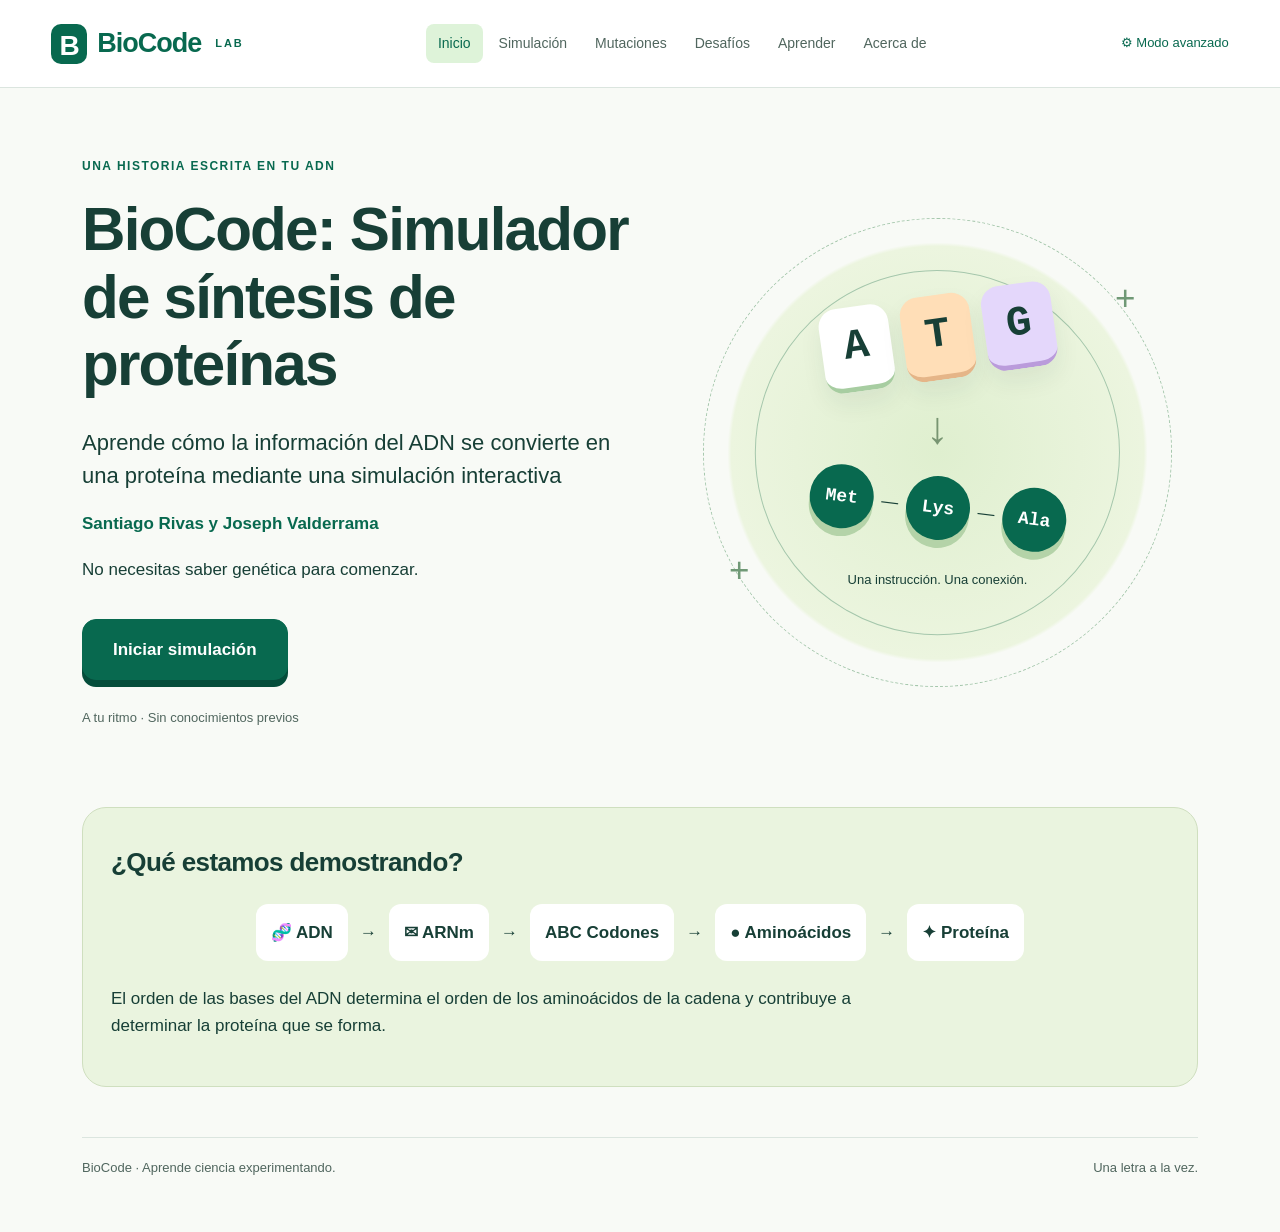
<file: index.html>
<!doctype html>
<html lang="es"><head><meta charset="UTF-8"><meta name="viewport" content="width=device-width,initial-scale=1"><meta name="description" content="Explora la síntesis proteica y las mutaciones con BioCode, un laboratorio interactivo."><title>BioCode · Laboratorio de síntesis proteica</title><link rel="icon" href="assets/icons/favicon.svg" type="image/svg+xml"><link rel="stylesheet" href="style.css"><link rel="stylesheet" href="experience.css"><script defer src="science.js"></script><script defer src="script.js"></script><script defer src="experience.js"></script><script defer src="learning.js"></script></head>
<body><a class="skip" href="#main">Saltar a la experiencia</a><header><a class="brand" href="#inicio"><span class="brand-icon">B</span> BioCode<span class="tag">LAB</span></a><nav aria-label="Secciones"><a href="#inicio">Inicio</a><a href="#simulador">Simulación</a><a href="#mutaciones">Mutaciones</a><a href="#desafio">Desafíos</a><a href="#ciencia">Aprender</a><a href="#acerca">Acerca de</a></nav><a class="advanced-link" href="#avanzado">⚙ Modo avanzado</a></header><main id="main"><div id="journey" hidden><ol aria-label="Progreso de la experiencia"><li data-stage="0"><span>1</span>ADN</li><li data-stage="1"><span>2</span>Transcripción</li><li data-stage="2"><span>3</span>ARNm</li><li data-stage="3"><span>4</span>Traducción</li><li data-stage="4"><span>5</span>Proteína</li></ol><button class="back-button secondary" id="back-step">← Anterior</button></div>
<section id="inicio" class="view" hidden><div class="welcome"><div><p class="eyebrow">UNA HISTORIA ESCRITA EN TU ADN</p><h1 tabindex="-1">BioCode: Simulador de síntesis de proteínas</h1><p class="hero-copy">Aprende cómo la información del ADN se convierte en una proteína mediante una simulación interactiva</p><p class="team-credit">Santiago Rivas y Joseph Valderrama</p><p>No necesitas saber genética para comenzar.</p><a class="button primary-action" href="#simulador">Iniciar simulación</a><p class="hint">A tu ritmo · Sin conocimientos previos</p></div><div class="welcome-art" aria-hidden="true"><span class="orbit orbit-one"></span><span class="orbit orbit-two"></span><div class="floating-codon"><b>A</b><b>T</b><b>G</b></div><div class="art-arrow">↓</div><div class="molecule"><i>Met</i><span>—</span><i>Lys</i><span>—</span><i>Ala</i></div><p>Una instrucción. Una conexión.</p><span class="art-spark spark-one">+</span><span class="art-spark spark-two">+</span></div></div>
<article class="demonstration"><h2>¿Qué estamos demostrando?</h2><div class="demo-path" aria-label="ADN a proteína"><span>🧬 ADN</span><b>→</b><span>✉ ARNm</span><b>→</b><span>ABC Codones</span><b>→</b><span>● Aminoácidos</span><b>→</b><span>✦ Proteína</span></div><p>El orden de las bases del ADN determina el orden de los aminoácidos de la cadena y contribuye a determinar la proteína que se forma.</p></article></section>
<section id="simulador" class="view" hidden><p class="eyebrow">Paso 1 de 5</p><h1 tabindex="-1">Tu ADN</h1><p class="intro">El ADN contiene la información genética. Esta es una pequeña secuencia.</p><div class="experience-card"><div class="sequence-big" id="dna-preview">ATG AAA GCT TTT TAA</div><p class="hint">Cada letra representa una base. Vamos a descubrir qué instrucciones contiene.</p><div class="choice-buttons"><button id="guide-example" class="secondary">Usar esta secuencia</button><button id="guide-edit" class="secondary">Escribir mi propia secuencia</button></div><div id="custom-dna" hidden><label for="guide-dna">Escribe tu ADN con A, T, C y G</label><textarea id="guide-dna" rows="2" spellcheck="false">ATG AAA GCT TTT TAA</textarea></div><details class="advanced-options"><summary>⚙ Opciones avanzadas</summary><label for="guide-strand">Tipo de hebra</label><select id="guide-strand"><option value="coding">Codificante · 5′ → 3′</option><option value="template">Molde · 3′ → 5′</option></select><p id="guide-strand-help" class="hint">La hebra codificante coincide con el ARNm, cambiando T por U.</p><a href="#avanzado">Abrir todas las funciones científicas →</a></details><p id="guide-dna-status" role="status"></p><button id="dna-continue" class="primary-action">Siguiente →</button></div></section>
<section id="transcripcion" class="view" hidden><p class="eyebrow">Paso 2 de 5</p><h1 tabindex="-1">Transcripción: hacemos una copia</h1><p class="intro">Del ADN al ARNm, letra por letra.</p><div class="transformation experience-card"><span class="eyebrow">ADN</span><div class="sequence-big" id="guide-dna-output"></div><div class="enzyme"><span>↓</span><b>ARN polimerasa</b><small>La enzima que hace la copia</small><span>↓</span></div><span class="eyebrow">ARNm</span><div class="sequence-big rna-copy" id="guide-rna-output"></div><div class="small-lessons"><p>El ARN usa <b>U</b> en lugar de <b>T</b>.</p><p>Cada grupo de <b>3 letras</b> del ARNm se llama <b>codón</b>.</p></div><a class="button primary-action" href="#arnm">Siguiente →</a></div></section>
<section id="arnm" class="view" hidden><p class="eyebrow">Paso 3 de 5</p><h1 tabindex="-1">ARNm: el mensaje está listo</h1><p class="intro">El ARNm lleva una copia de la información del ADN.</p><div class="experience-card"><span class="concept-icon">✉ ARNm</span><div id="messenger-sequence" class="sequence-big"></div><p>Cada grupo de tres letras es un <strong>codón</strong>.</p><p class="hint">El ribosoma leerá estos codones para unir los aminoácidos.</p><a class="button primary-action" href="#ribosoma">Siguiente →</a></div></section>
<section id="ribosoma" class="view" hidden><p class="eyebrow">Paso 4 de 5</p><h1 tabindex="-1">El ribosoma</h1><p class="intro">El ribosoma lee el ARNm para fabricar la cadena. Una acción por clic.</p><div class="concept-pills"><span>🚚 ARNt: transporta aminoácidos.</span><span>● Aminoácidos: se unen para formar una proteína.</span></div><div class="guided-lab"><div class="visual-ribosome"><p class="sub-label">SUBUNIDAD MAYOR</p><div class="guide-sites"><div><b>E</b><small>Salida</small><div id="guide-site-e" class="guide-site"></div></div><div><b>P</b><small>Cadena</small><div id="guide-site-p" class="guide-site"></div></div><div><b>A</b><small>Entrada</small><div id="guide-site-a" class="guide-site"></div></div></div><div class="guide-track" id="guide-track" aria-label="ARNm en el ribosoma"></div><p class="sub-label">ARNm · SUBUNIDAD MENOR</p></div><div class="guide-controls"><p class="eyebrow" id="guide-action-count">LISTO PARA COMENZAR</p><p id="guide-action" class="action-message" role="status">Vamos a buscar la señal de inicio.</p><div class="guide-chain-area"><span class="eyebrow">TU CADENA</span><div class="chain" id="guide-chain">Todavía no hay aminoácidos.</div></div><button class="primary-action" id="guide-next">Siguiente paso →</button><button class="text-button" id="guide-restart">↺ Reiniciar traducción</button><details><summary>Ver detalle científico de esta acción</summary><p id="guide-detail"></p><a href="#avanzado">Ver anticodones y controles avanzados</a></details></div></div></section>
<section id="proteina" class="view" hidden><p class="eyebrow">Paso 5 de 5</p><h1 tabindex="-1">Tu cadena, conectada</h1><p class="intro">Observa el resultado de la traducción.</p><div class="experience-card result-celebration"><span class="result-symbol" aria-hidden="true">✦</span><h2 id="protein-title"></h2><div id="guide-protein" class="chain hero-chain"></div><p id="protein-message"></p><p class="hint">Una proteína se forma a partir de una cadena que después se pliega. Este ejemplo didáctico no representa una proteína humana específica.</p><div class="final-review"><h3>Tres preguntas para cerrar</h3><form id="final-quiz"><div id="final-questions"></div><button type="submit">Ver mi resultado</button><button type="button" id="quiz-reset" class="secondary">Volver a intentar</button><p id="quiz-feedback" role="status"></p></form></div><div class="next-question"><h3>¿Quieres ver qué ocurre si cambiamos UNA sola letra?</h3><a class="button primary-action" href="#mutaciones">Crear una mutación →</a></div></div></section>
<section id="mutaciones" class="view" hidden><p class="eyebrow">EXPERIMENTA CON MUTACIONES</p><h1 tabindex="-1">Una letra puede cambiar la historia</h1><p class="intro">Una mutación es un cambio en el ADN. Puede cambiar o no la proteína resultante.</p><div class="experience-card"><p class="eyebrow">ADN ORIGINAL · TOCA UNA LETRA</p><div id="mutation-letters" class="mutation-letters"></div><div class="base-picker"><span id="selected-base"></span><span aria-hidden="true">→</span><label for="guide-base">Cambiar por<select id="guide-base"><option>C</option><option>A</option><option>T</option><option>G</option></select></label><button id="guide-mutate">Aplicar cambio →</button></div><p id="guide-mutation-error" role="status"></p><div id="mutation-reveal" aria-live="polite"></div><button class="primary-action" id="guide-compare" disabled>Comparar resultados →</button><p class="hint">Cambia una base del ADN y observa su efecto en el ARNm, el codón y el aminoácido.</p></div></section>
<section id="resultado" class="view" hidden><p class="eyebrow">COMPARA LOS RESULTADOS</p><h1 tabindex="-1">Misma historia. Una diferencia.</h1><p class="intro">Compara la secuencia y la cadena que produjo cada versión.</p><div id="guide-comparison" class="guided-comparison"></div><p class="hint">No todas las mutaciones provocan enfermedad. Su efecto depende del cambio y de su contexto.</p><div class="choice-buttons"><a class="button primary-action" href="#desafio">Ponerme a prueba →</a><a href="#mutaciones" class="button secondary">Probar otro cambio</a><a href="#simulador" class="button secondary">Explorar otro ADN</a></div></section>
<section id="desafio" class="view" hidden><article class="experience-card mini-challenge"><p class="eyebrow">MINI DESAFÍO · PUEDES REINTENTAR</p><h2>Completa la cadena complementaria</h2><p>Empareja cada letra del ADN con su base complementaria.</p><div class="sequence-big">A T G C C A</div><p class="hint">Escribe la base que va debajo de cada letra. Las dos hebras se alinean en sentidos opuestos.</p><form id="complement-form"><div id="complement-inputs" class="complement-inputs"></div><button type="submit">Comprobar cadena</button><button type="button" id="complement-reset" class="secondary">Intentar de nuevo</button><p id="complement-feedback" role="status"></p></form></article><div class="section-heading"><div><p class="eyebrow">PONTE A PRUEBA</p><h2>Modo desafío</h2><p>Cinco retos. Una respuesta por reto. Las soluciones aparecen después de contestar.</p></div><span id="score" class="pill">0 / 5 aciertos</span></div><article class="panel"><p id="challenge-number" class="eyebrow"></p><h3 id="question"></h3><div id="answers" class="answers"></div><div class="buttons"><button id="check">Comprobar respuesta</button><button id="new-challenge" class="secondary" disabled>Nuevo desafío →</button></div><p id="challenge-feedback" role="status"></p><div id="challenge-summary"></div></article></section>

<section id="ciencia" class="view" hidden><p class="eyebrow">A TU RITMO</p><h1 tabindex="-1">Pequeñas ideas. Grandes descubrimientos.</h1><p class="intro">Explora una pregunta a la vez.</p><div class="learn-grid"><article class="learn-card"><span class="concept-icon">ADN</span><h2>¿Qué es ADN?</h2><p>Es una molécula que guarda instrucciones para las células. Aquí exploramos un pequeño fragmento.</p><details><summary>Ver más<span class="sr-only"> sobre ¿Qué es ADN?</span></summary><p>Sus bases son A, T, C y G. Para producir ARN se lee una hebra molde; la hebra codificante coincide con el ARN, cambiando T por U.</p></details></article><article class="learn-card"><span class="concept-icon">ARNm</span><h2>¿Qué es ARNm?</h2><p>Es una copia de información del ADN que puede leer el ribosoma. Usa U en lugar de T.</p><details><summary>Ver más<span class="sr-only"> sobre ¿Qué es ARNm?</span></summary><p>La ARN polimerasa lee la hebra molde de ADN en dirección 3′ → 5′ y sintetiza ARN 5′ → 3′. En eucariotas, el pre-ARNm se procesa antes de salir del núcleo.</p></details></article><article class="learn-card"><span class="concept-icon">ABC</span><h2>¿Qué es un codón?</h2><p>Es un grupo de tres letras del ARNm. Indica un aminoácido o una señal para detenerse.</p><details><summary>Ver más<span class="sr-only"> sobre ¿Qué es un codón?</span></summary><p>El código estándar tiene 64 codones. AUG codifica Metionina y actúa como inicio en este modelo; UAA, UAG y UGA son señales STOP. El marco se fija desde el primer AUG.</p></details></article><article class="learn-card"><span class="concept-icon">ARNt</span><h2>¿Qué es ARNt?</h2><p>Es la molécula que lleva un aminoácido al ribosoma. Su anticodón reconoce el codón correspondiente.</p><details><summary>Ver más<span class="sr-only"> sobre ¿Qué es ARNt?</span></summary><p>El anticodón se aparea de forma antiparalela: 5′-AUG-3′ con 3′-UAC-5′. Mostramos complementariedad ideal, sin wobble ni bases modificadas. No hay ARNt para STOP.</p></details></article><article class="learn-card"><span class="concept-icon">E P A</span><h2>¿Qué hace el ribosoma?</h2><p>Lee el ARNm y une aminoácidos para formar una cadena. Esa cadena después puede plegarse.</p><details><summary>Ver más<span class="sr-only"> sobre ¿Qué hace el ribosoma?</span></summary><p>El ARNt iniciador entra en P. Los siguientes entran en A; tras el enlace peptídico, la cadena queda en A. Al avanzar, A pasa a P y P a E. En STOP actúa un factor de liberación.</p></details></article><article class="learn-card"><span class="concept-icon">A → C</span><h2>¿Qué es una mutación?</h2><p>Es un cambio en la secuencia genética. A veces cambia la cadena producida; otras veces no.</p><details><summary>Ver más<span class="sr-only"> sobre ¿Qué es una mutación?</span></summary><p>Una sustitución puede ser silenciosa, missense o nonsense. También puede alterar el inicio o STOP. En el recorrido cambiamos el ADN y observamos su efecto en el ARNm. El modo avanzado también permite editar directamente el ARNm. No todas las mutaciones causan enfermedad.</p></details></article></div><a class="button secondary" href="#avanzado">Explorar el código genético y los detalles científicos →</a></section>
<section id="acerca" class="view" hidden><h2>Acerca de BioCode</h2><p>BioCode es un simulador educativo desarrollado para facilitar la comprensión de la síntesis de proteínas y los efectos de las mutaciones genéticas mediante una experiencia visual e interactiva.</p><p><strong>Santiago Rivas · Joseph Valderrama</strong><br>I.E. N.° 1146 República del Paraguay</p></section>
<section id="avanzado" class="view" hidden><div class="advanced-banner"><div><p class="eyebrow">MODO AVANZADO</p><h1 tabindex="-1">Explora todos los detalles</h1><p>Hebras, orientaciones, anticodones y controles científicos completos.</p></div><button id="advanced-to-guide" class="secondary">Usar este ARNm en el recorrido →</button></div><section id="advanced-intro"><div class="section-heading"><div><p class="eyebrow">EXPERIMENTO 01 / SÍNTESIS PROTEICA</p><h1>BioCode</h1><p>Simulador Interactivo de Síntesis Proteica y Mutaciones</p></div><span class="pill">Modelo educativo</span></div>
<div class="learning-path" aria-label="Recorrido de aprendizaje">ADN <span>→</span> ARNm <span>→</span> Ribosoma <span>→</span> Proteína <span>→</span> Mutación <span>→</span> Comparación</div><div class="workspace" id="lab-workspace"><article class="panel input-panel"><div class="panel-title"><span class="step">1</span><h2>ADN y transcripción</h2></div><label for="strand">Tipo de hebra de ADN</label><select id="strand"><option value="coding">Codificante · 5′ → 3′</option><option value="template">Molde · 3′ → 5′</option></select><p id="strand-help" class="hint">La hebra codificante coincide con el ARNm, sustituyendo T por U.</p><label for="dna">Secuencia de ADN</label><textarea id="dna" spellcheck="false" rows="3">ATG AAA GCT TTT TAA</textarea><div class="buttons"><button id="transcribe">Transcribir ↓</button><button class="secondary" id="example">Cargar ejemplo</button></div><p id="dna-status" role="status" class="feedback"></p><div class="polymerase">ADN ↓ ARN polimerasa ↓ ARNm</div><label for="rna">ARNm · 5′ → 3′ <span class="hint">También puedes editarlo</span></label><textarea id="rna" spellcheck="false" rows="3">AUG AAA GCU UUU UAA</textarea><p class="hint">La ARN polimerasa sintetiza ARN en sentido 5′ → 3′.</p><details><summary>¿Qué ocurre antes de salir del núcleo?</summary><p>En eucariotas, el pre-ARNm se procesa: se agrega una caperuza 5′, generalmente una cola poli-A en 3′, y el splicing elimina intrones y une exones. Aquí ingresamos una secuencia equivalente a la región ya procesada; no simulamos intrones ni añadimos cola poli-A a la traducción.</p></details></article>
<article class="panel ribosome-panel"><div class="panel-title"><span class="step">2</span><h2>Simulador de ribosoma</h2><span id="phase" class="pill">Preparado</span></div><div class="legend"><span class="base A">A</span> Adenina <span class="base U">U</span> Uracilo <span class="base C">C</span> Citosina <span class="base G">G</span> Guanina</div><div class="ribosome"><div class="sub-label">SUBUNIDAD MAYOR</div><div class="sites"><div><b>E</b><small>Salida</small><div id="site-e" class="site"></div></div><div><b>P</b><small>Cadena</small><div id="site-p" class="site"></div></div><div><b>A</b><small>Entrada</small><div id="site-a" class="site"></div></div></div><div class="mrna-window"><div id="moving-rna"></div></div><div class="minor">SUBUNIDAD MENOR · lectura 5′ → 3′</div></div><div id="codon-strip" class="codon-strip" aria-label="Codones de ARNm"></div><div class="progress-label"><span id="progress-label">Listo para iniciar</span><span id="progress-number">0 %</span></div><progress id="progress" value="0" max="100">0 %</progress><p id="context" role="status" class="context">Inicia la traducción para reconocer AUG y colocar el primer ARNt en P.</p><div class="buttons"><button id="start">Iniciar traducción</button><button id="next" disabled>Siguiente paso →</button><button id="reset" class="secondary">Reiniciar</button></div><div class="chain-box"><span class="eyebrow" id="chain-title">CADENA EN FORMACIÓN</span><div id="chain" class="chain">—</div></div><p class="hint">Los guiones representan enlaces peptídicos. La cadena luego se pliega; esta secuencia didáctica no representa necesariamente una proteína humana real.</p></article></div></section>
<section id="advanced-mutations"><div class="section-heading"><div><p class="eyebrow">EXPERIMENTO 02 / UNA BASE, OTRO RESULTADO</p><h2>Laboratorio de Mutaciones</h2><p>Sustituye una base del ARNm y compara la consecuencia molecular.</p></div></div><article class="panel"><div class="mutation-controls"><label>Posición (desde 1)<input id="position" type="number" min="1" value="4"></label><label>Base original<output id="original-base">A</output></label><label>Nueva base<select id="new-base"><option>C</option><option>A</option><option>U</option><option>G</option></select></label><button id="mutate">Crear mutación</button><button class="secondary" id="compare">Comparar</button></div><p class="hint">Se usa el ARNm escrito arriba. Una sustitución en ARNm representa aquí la consecuencia transcrita de un cambio puntual en ADN.</p><p id="mutation-status" role="status"></p><div id="comparison" class="comparison"></div></article></section>
<section id="advanced-science"><p class="eyebrow">COMPRENDER PARA EXPLICAR</p><h2>Aprender</h2><div class="info-grid"><article class="panel"><h3>Una lectura con dirección</h3><p>ADN almacena información. ARNm transporta una copia; el ribosoma lee tripletes llamados codones. El ARNt aporta aminoácidos mediante un anticodón antiparalelo: 5′-AUG-3′ se aparea con 3′-UAC-5′.</p><p>La iniciación usa AUG en este modelo. El ARNt iniciador entra en P; los siguientes entran en A. Tras el enlace peptídico la cadena queda en A y la translocación mueve los ARNt de A a P y de P a E.</p><p>UAA, UAG y UGA reclutan factores de liberación; STOP no es un aminoácido.</p></article><article class="panel"><h3>Alcance del simulador</h3><p>Usamos el código genético estándar. El primer AUG fija el marco de lectura; se detiene en el primer STOP de ese marco. En células reales intervienen contexto de inicio, factores y regulación.</p><p>Los anticodones muestran complementariedad ideal; no modelamos wobble, bases modificadas, energía, cinética, plegamiento ni códigos mitocondriales. Sin STOP se informa un fragmento incompleto.</p><p>Silenciosa conserva el aminoácido; missense lo cambia; nonsense genera STOP prematuro. Perder inicio o STOP se distingue expresamente.</p></article></div><details class="panel"><summary>Código genético completo · 64 codones</summary><div class="table-scroll"><table><thead><tr><th>Codón 5′ → 3′</th><th>Aminoácido</th><th>Abreviatura</th><th>Anticodón 3′ → 5′</th></tr></thead><tbody id="genetic-code"></tbody></table></div></details><article class="panel health"><h3>¿Por qué importa esto para nuestra salud?</h3><p>La radiación ultravioleta puede dañar el ADN y aumentar el riesgo de mutaciones. Una exposición no implica automáticamente una mutación perjudicial: existen mecanismos de reparación y los efectos dependen de muchos factores. Evita exposición excesiva, busca sombra y usa ropa, sombrero y protección solar adecuada. <a href="https://www.who.int/news-room/fact-sheets/detail/ultraviolet-radiation">Fuente: OMS</a>.</p><p>Algunos agentes químicos, como ciertos componentes del humo del tabaco, pueden dañar el ADN. La contaminación es una mezcla: no todo contaminante es mutagénico. Evita el humo y consulta etiquetas e información fiable sobre sustancias. <a href="https://www.cancer.gov/about-cancer/causes-prevention/risk/tobacco">Fuente: Instituto Nacional del Cáncer</a>.</p><p><strong>No todas las mutaciones producen necesariamente una enfermedad; su efecto depende del lugar y consecuencia molecular de la alteración.</strong></p></article><p class="sources">Fuentes científicas: <a href="https://www.ncbi.nlm.nih.gov/Taxonomy/Utils/wprintgc.cgi">NCBI · código estándar</a> · <a href="https://www.ncbi.nlm.nih.gov/books/NBK26829/">NCBI · del ARN a la proteína</a> · <a href="https://www.genome.gov/about-genomics/educational-resources/fact-sheets/ribonucleic-acid-fact-sheet">NHGRI · procesamiento del ARN</a></p></section></section>
<footer>BioCode · Aprende ciencia experimentando.<span>Una letra a la vez.</span></footer></main></body></html>
</file>
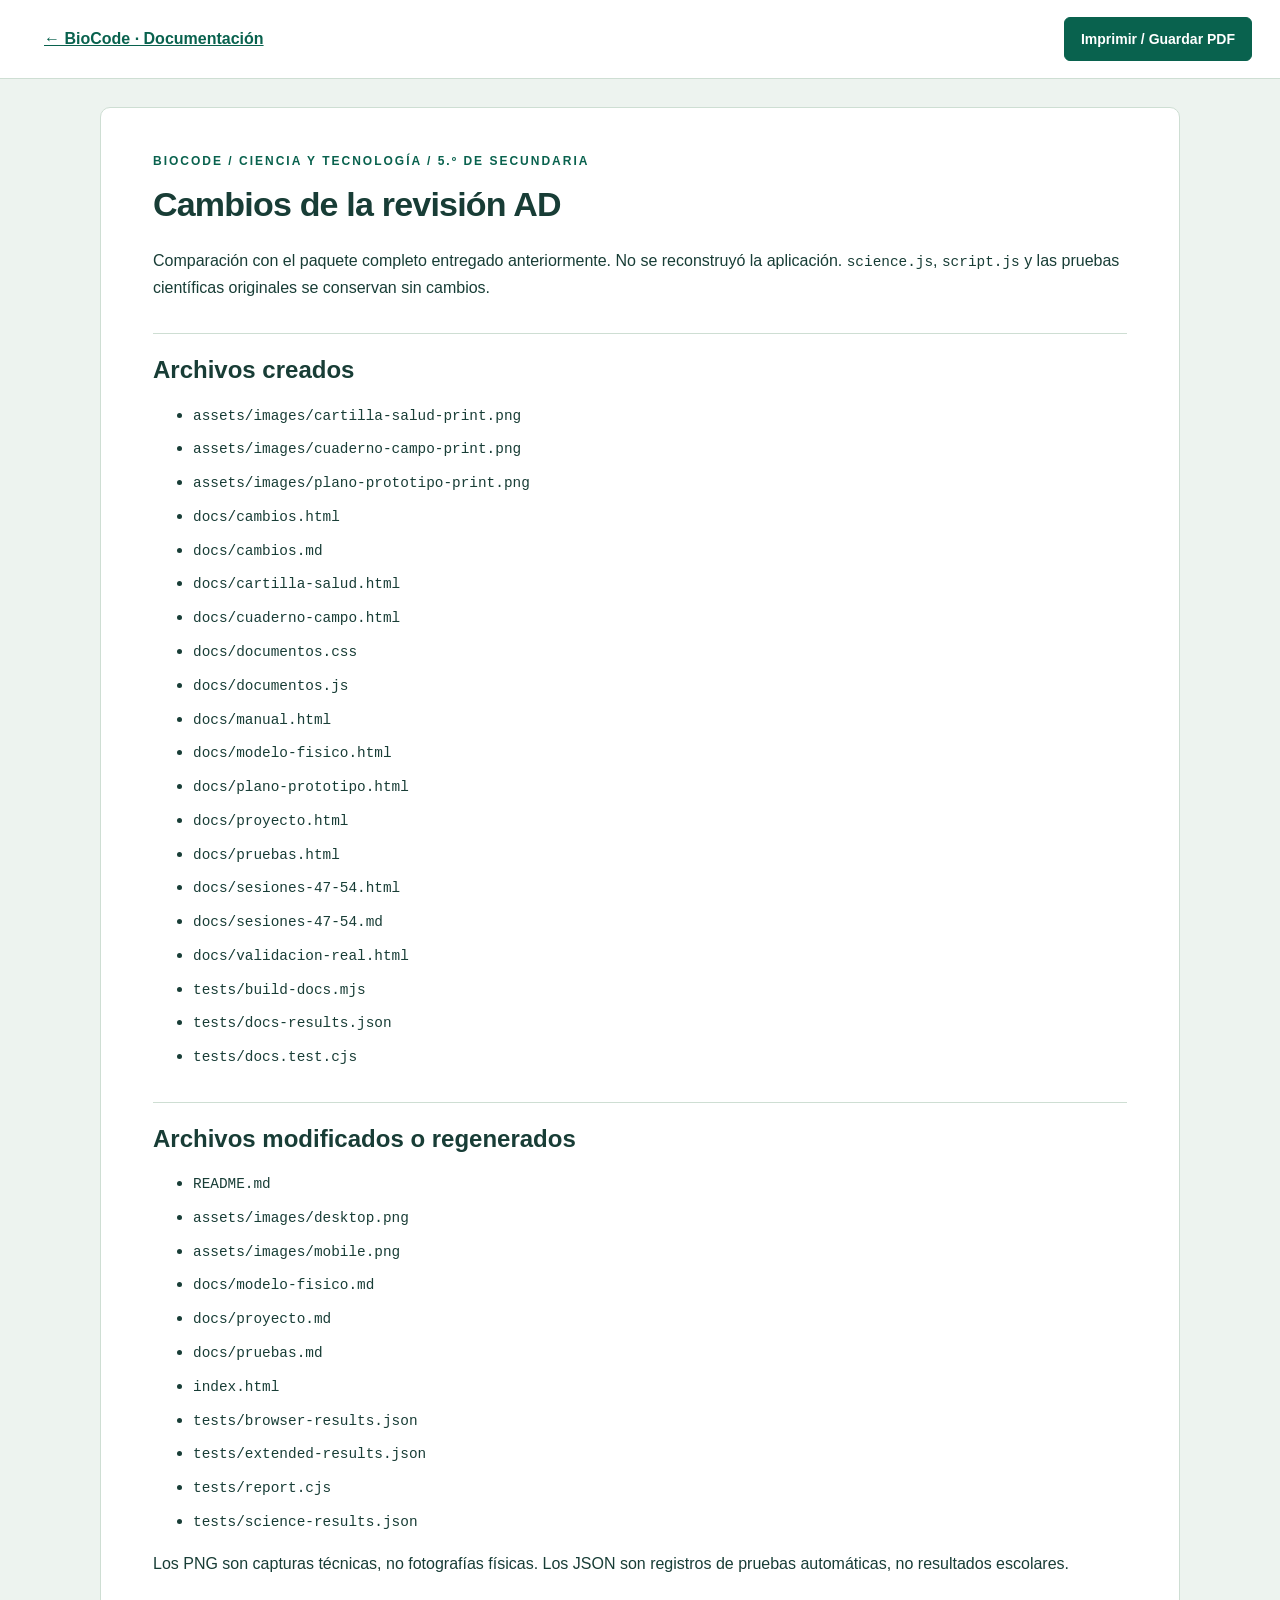
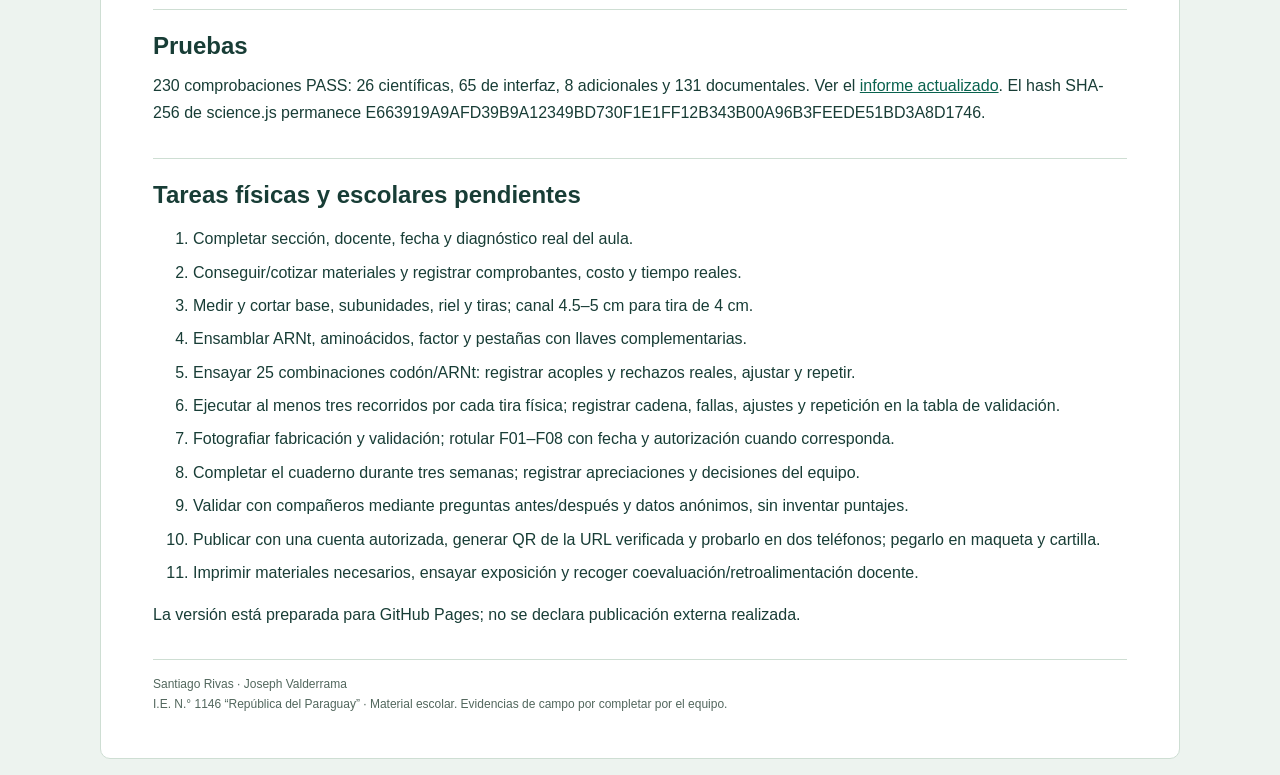
<file: docs/cambios.html>
<!doctype html><html lang="es"><head><meta charset="utf-8"><meta name="viewport" content="width=device-width,initial-scale=1"><title>Cambios de la revisión AD · BioCode</title><link rel="icon" href="../assets/icons/favicon.svg"><link rel="stylesheet" href="documentos.css"><script defer src="documentos.js"></script></head><body><div class="doc-toolbar"><a href="interno.html#documentacion">← BioCode · Documentación</a><button type="button" data-print>Imprimir / Guardar PDF</button></div><main><div class="doc-label">BioCode / Ciencia y Tecnología / 5.º de secundaria</div><h1>Cambios de la revisión AD</h1>
<p>Comparación con el paquete completo entregado anteriormente. No se reconstruyó la aplicación. <code>science.js</code>, <code>script.js</code> y las pruebas científicas originales se conservan sin cambios.</p>
<h2>Archivos creados</h2>
<ul>
<li><code>assets/images/cartilla-salud-print.png</code></li>
<li><code>assets/images/cuaderno-campo-print.png</code></li>
<li><code>assets/images/plano-prototipo-print.png</code></li>
<li><code>docs/cambios.html</code></li>
<li><code>docs/cambios.md</code></li>
<li><code>docs/cartilla-salud.html</code></li>
<li><code>docs/cuaderno-campo.html</code></li>
<li><code>docs/documentos.css</code></li>
<li><code>docs/documentos.js</code></li>
<li><code>docs/manual.html</code></li>
<li><code>docs/modelo-fisico.html</code></li>
<li><code>docs/plano-prototipo.html</code></li>
<li><code>docs/proyecto.html</code></li>
<li><code>docs/pruebas.html</code></li>
<li><code>docs/sesiones-47-54.html</code></li>
<li><code>docs/sesiones-47-54.md</code></li>
<li><code>docs/validacion-real.html</code></li>
<li><code>tests/build-docs.mjs</code></li>
<li><code>tests/docs-results.json</code></li>
<li><code>tests/docs.test.cjs</code></li>
</ul>
<h2>Archivos modificados o regenerados</h2>
<ul>
<li><code>README.md</code></li>
<li><code>assets/images/desktop.png</code></li>
<li><code>assets/images/mobile.png</code></li>
<li><code>docs/modelo-fisico.md</code></li>
<li><code>docs/proyecto.md</code></li>
<li><code>docs/pruebas.md</code></li>
<li><code>index.html</code></li>
<li><code>tests/browser-results.json</code></li>
<li><code>tests/extended-results.json</code></li>
<li><code>tests/report.cjs</code></li>
<li><code>tests/science-results.json</code></li>
</ul>
<p>Los PNG son capturas técnicas, no fotografías físicas. Los JSON son registros de pruebas automáticas, no resultados escolares.</p>
<h2>Pruebas</h2>
<p>230 comprobaciones PASS: 26 científicas, 65 de interfaz, 8 adicionales y 131 documentales. Ver el <a href="pruebas.html">informe actualizado</a>. El hash SHA-256 de science.js permanece E663919A9AFD39B9A12349BD730F1E1FF12B343B00A96B3FEEDE51BD3A8D1746.</p>
<h2>Tareas físicas y escolares pendientes</h2>
<ol>
<li>Completar sección, docente, fecha y diagnóstico real del aula.</li>
<li>Conseguir/cotizar materiales y registrar comprobantes, costo y tiempo reales.</li>
<li>Medir y cortar base, subunidades, riel y tiras; canal 4.5–5 cm para tira de 4 cm.</li>
<li>Ensamblar ARNt, aminoácidos, factor y pestañas con llaves complementarias.</li>
<li>Ensayar 25 combinaciones codón/ARNt: registrar acoples y rechazos reales, ajustar y repetir.</li>
<li>Ejecutar al menos tres recorridos por cada tira física; registrar cadena, fallas, ajustes y repetición en la tabla de validación.</li>
<li>Fotografiar fabricación y validación; rotular F01–F08 con fecha y autorización cuando corresponda.</li>
<li>Completar el cuaderno durante tres semanas; registrar apreciaciones y decisiones del equipo.</li>
<li>Validar con compañeros mediante preguntas antes/después y datos anónimos, sin inventar puntajes.</li>
<li>Publicar con una cuenta autorizada, generar QR de la URL verificada y probarlo en dos teléfonos; pegarlo en maqueta y cartilla.</li>
<li>Imprimir materiales necesarios, ensayar exposición y recoger coevaluación/retroalimentación docente.</li>
</ol>
<p>La versión está preparada para GitHub Pages; no se declara publicación externa realizada.</p>
<footer>Santiago Rivas · Joseph Valderrama<br>I.E. N.° 1146 “República del Paraguay” · Material escolar. Evidencias de campo por completar por el equipo.</footer></main></body></html>
</file>
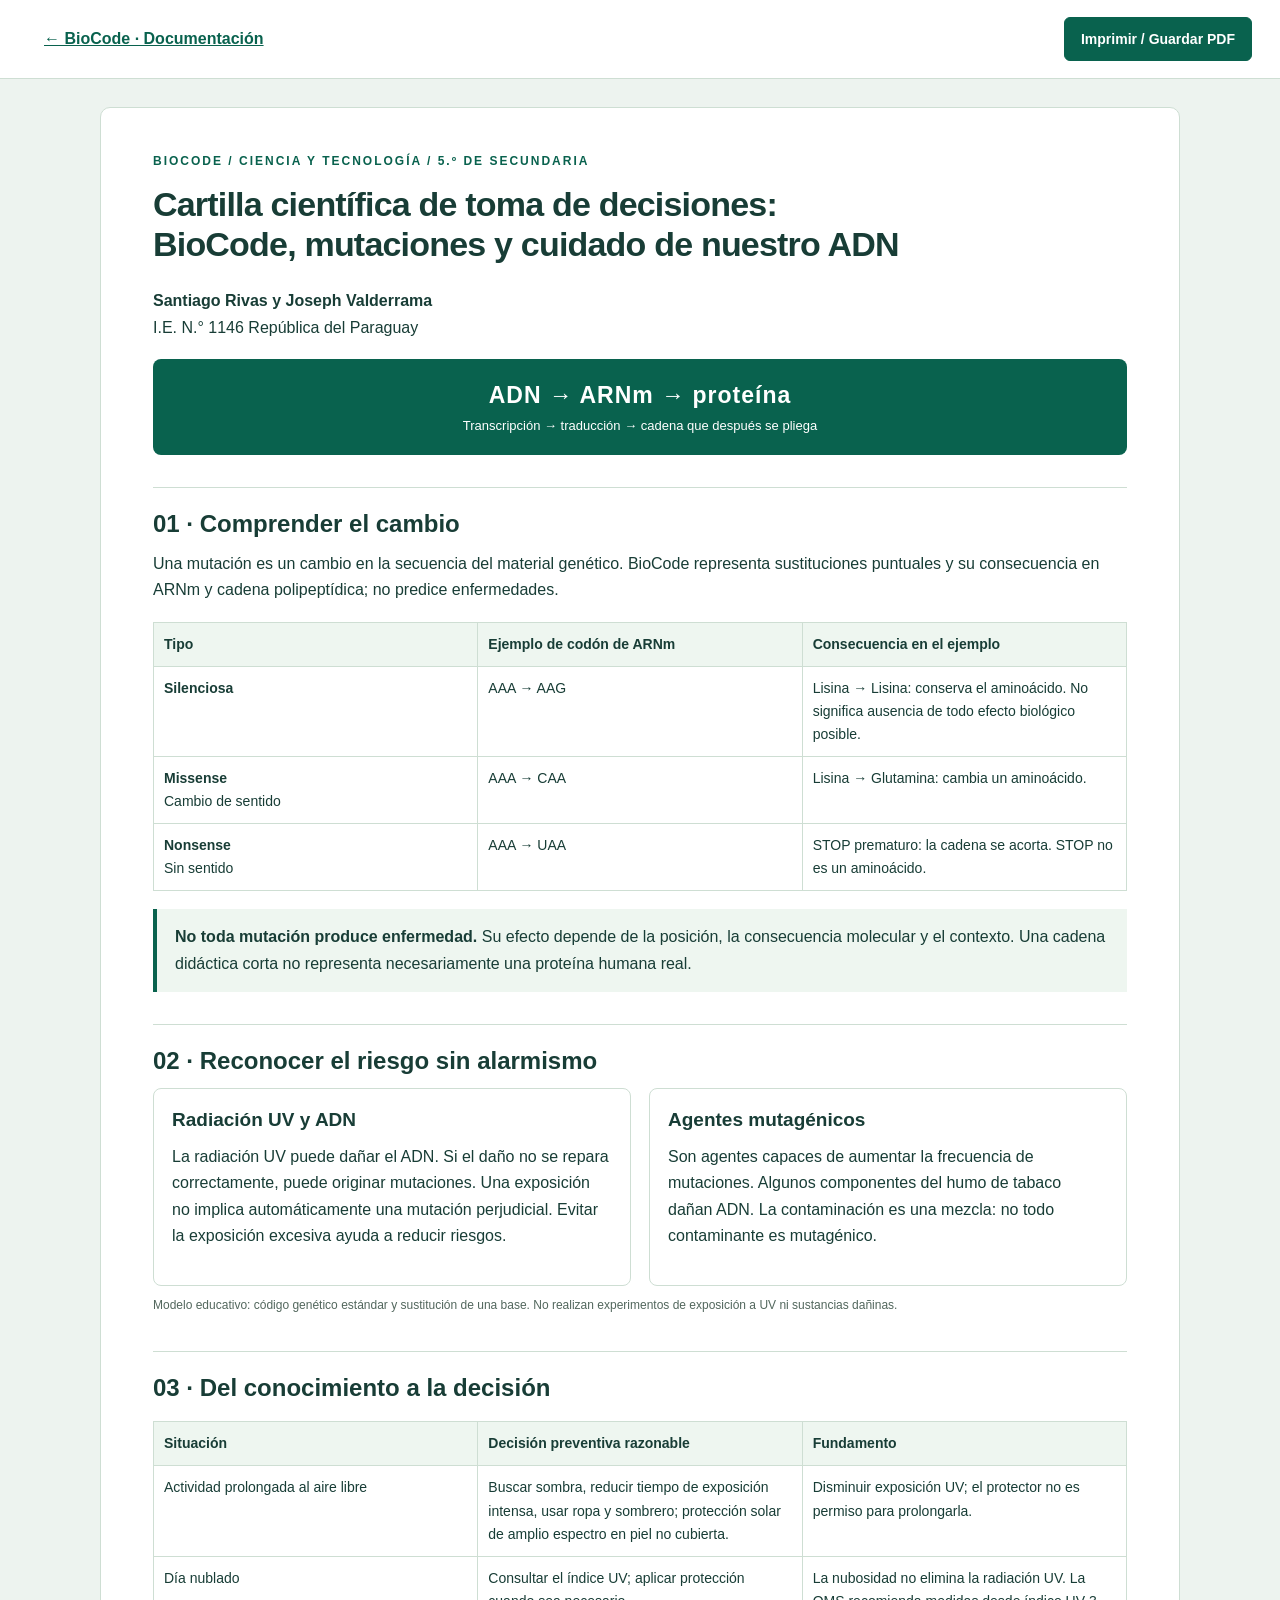
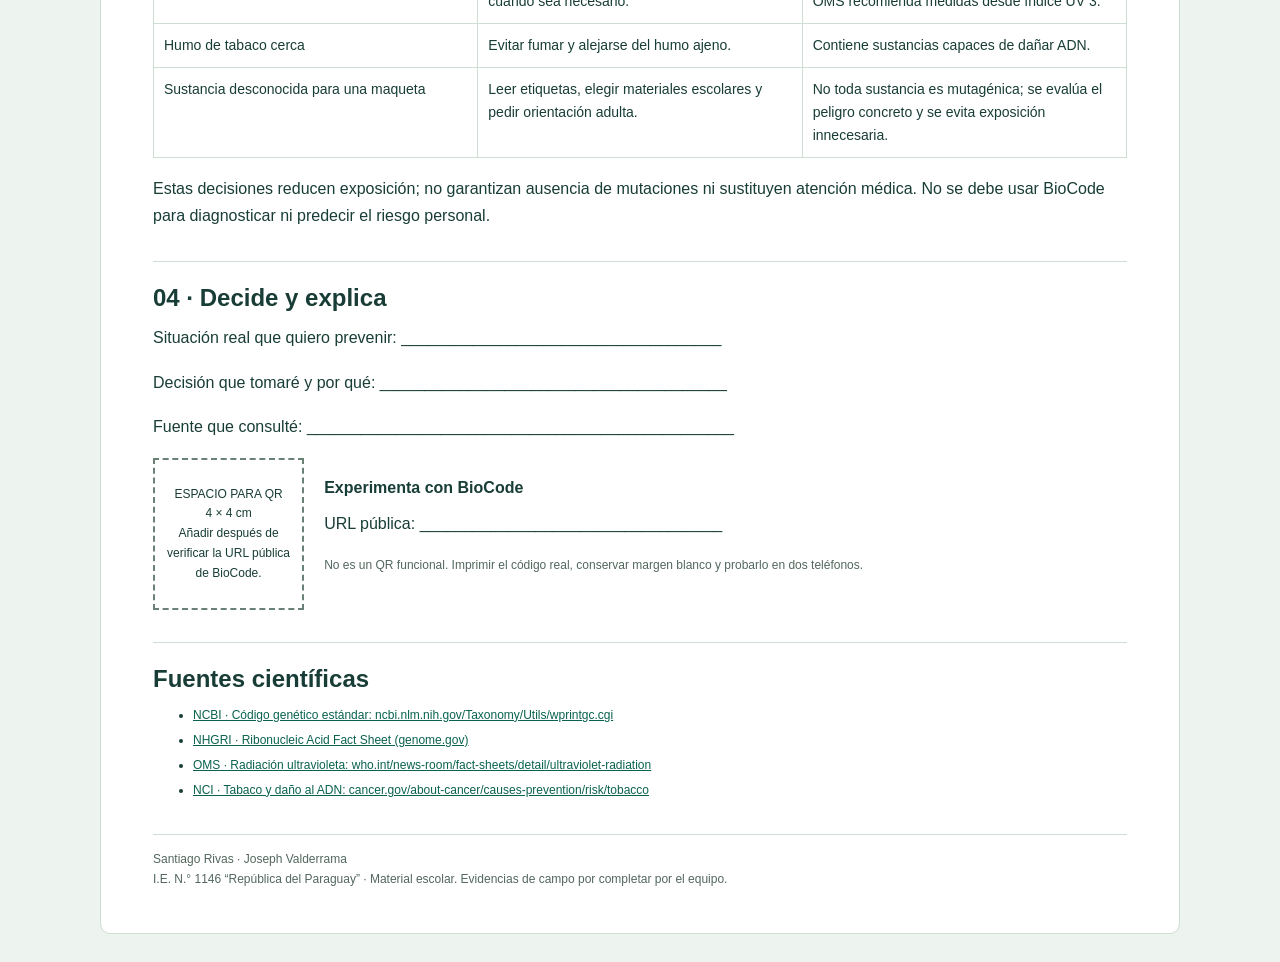
<file: docs/cartilla-salud.html>
<!doctype html><html lang="es"><head><meta charset="utf-8"><meta name="viewport" content="width=device-width,initial-scale=1"><title>Cartilla científica de toma de decisiones · BioCode</title><link rel="icon" href="../assets/icons/favicon.svg"><link rel="stylesheet" href="documentos.css"><script defer src="documentos.js"></script></head><body><div class="doc-toolbar"><a href="interno.html#documentacion">← BioCode · Documentación</a><button type="button" data-print>Imprimir / Guardar PDF</button></div><main><div class="doc-label">BioCode / Ciencia y Tecnología / 5.º de secundaria</div>
<section class="page"><h1>Cartilla científica de toma de decisiones:<br>BioCode, mutaciones y cuidado de nuestro ADN</h1><p><strong>Santiago Rivas y Joseph Valderrama</strong><br>I.E. N.° 1146 República del Paraguay</p><div class="path">ADN → ARNm → proteína<small>Transcripción → traducción → cadena que después se pliega</small></div><h2>01 · Comprender el cambio</h2><p>Una mutación es un cambio en la secuencia del material genético. BioCode representa sustituciones puntuales y su consecuencia en ARNm y cadena polipeptídica; no predice enfermedades.</p><table><thead><tr><th>Tipo</th><th>Ejemplo de codón de ARNm</th><th>Consecuencia en el ejemplo</th></tr></thead><tbody><tr><td><strong>Silenciosa</strong></td><td>AAA → AAG</td><td>Lisina → Lisina: conserva el aminoácido. No significa ausencia de todo efecto biológico posible.</td></tr><tr><td><strong>Missense</strong><br>Cambio de sentido</td><td>AAA → CAA</td><td>Lisina → Glutamina: cambia un aminoácido.</td></tr><tr><td><strong>Nonsense</strong><br>Sin sentido</td><td>AAA → UAA</td><td>STOP prematuro: la cadena se acorta. STOP no es un aminoácido.</td></tr></tbody></table><p class="note"><strong>No toda mutación produce enfermedad.</strong> Su efecto depende de la posición, la consecuencia molecular y el contexto. Una cadena didáctica corta no representa necesariamente una proteína humana real.</p><h2>02 · Reconocer el riesgo sin alarmismo</h2><div class="grid"><article class="card"><h3>Radiación UV y ADN</h3><p>La radiación UV puede dañar el ADN. Si el daño no se repara correctamente, puede originar mutaciones. Una exposición no implica automáticamente una mutación perjudicial. Evitar la exposición excesiva ayuda a reducir riesgos.</p></article><article class="card"><h3>Agentes mutagénicos</h3><p>Son agentes capaces de aumentar la frecuencia de mutaciones. Algunos componentes del humo de tabaco dañan ADN. La contaminación es una mezcla: no todo contaminante es mutagénico.</p></article></div><p class="tiny">Modelo educativo: código genético estándar y sustitución de una base. No realizan experimentos de exposición a UV ni sustancias dañinas.</p></section>
<section class="page"><h2>03 · Del conocimiento a la decisión</h2><table><thead><tr><th>Situación</th><th>Decisión preventiva razonable</th><th>Fundamento</th></tr></thead><tbody><tr><td>Actividad prolongada al aire libre</td><td>Buscar sombra, reducir tiempo de exposición intensa, usar ropa y sombrero; protección solar de amplio espectro en piel no cubierta.</td><td>Disminuir exposición UV; el protector no es permiso para prolongarla.</td></tr><tr><td>Día nublado</td><td>Consultar el índice UV; aplicar protección cuando sea necesario.</td><td>La nubosidad no elimina la radiación UV. La OMS recomienda medidas desde índice UV 3.</td></tr><tr><td>Humo de tabaco cerca</td><td>Evitar fumar y alejarse del humo ajeno.</td><td>Contiene sustancias capaces de dañar ADN.</td></tr><tr><td>Sustancia desconocida para una maqueta</td><td>Leer etiquetas, elegir materiales escolares y pedir orientación adulta.</td><td>No toda sustancia es mutagénica; se evalúa el peligro concreto y se evita exposición innecesaria.</td></tr></tbody></table><p>Estas decisiones reducen exposición; no garantizan ausencia de mutaciones ni sustituyen atención médica. No se debe usar BioCode para diagnosticar ni predecir el riesgo personal.</p><h2>04 · Decide y explica</h2><p>Situación real que quiero prevenir: ____________________________________</p><p>Decisión que tomaré y por qué: _______________________________________</p><p>Fuente que consulté: ________________________________________________</p><div class="qr-row"><div class="qr">ESPACIO PARA QR<br>4 × 4 cm<br>Añadir después de verificar la URL pública de BioCode.</div><div><strong>Experimenta con BioCode</strong><p>URL pública: __________________________________</p><p class="tiny">No es un QR funcional. Imprimir el código real, conservar margen blanco y probarlo en dos teléfonos.</p></div></div><h2>Fuentes científicas</h2><ul class="sources"><li><a href="https://www.ncbi.nlm.nih.gov/Taxonomy/Utils/wprintgc.cgi">NCBI · Código genético estándar: ncbi.nlm.nih.gov/Taxonomy/Utils/wprintgc.cgi</a></li><li><a href="https://www.genome.gov/about-genomics/educational-resources/fact-sheets/ribonucleic-acid-fact-sheet">NHGRI · Ribonucleic Acid Fact Sheet (genome.gov)</a></li><li><a href="https://www.who.int/news-room/fact-sheets/detail/ultraviolet-radiation">OMS · Radiación ultravioleta: who.int/news-room/fact-sheets/detail/ultraviolet-radiation</a></li><li><a href="https://www.cancer.gov/about-cancer/causes-prevention/risk/tobacco">NCI · Tabaco y daño al ADN: cancer.gov/about-cancer/causes-prevention/risk/tobacco</a></li></ul></section><footer>Santiago Rivas · Joseph Valderrama<br>I.E. N.° 1146 “República del Paraguay” · Material escolar. Evidencias de campo por completar por el equipo.</footer></main></body></html>
</file>
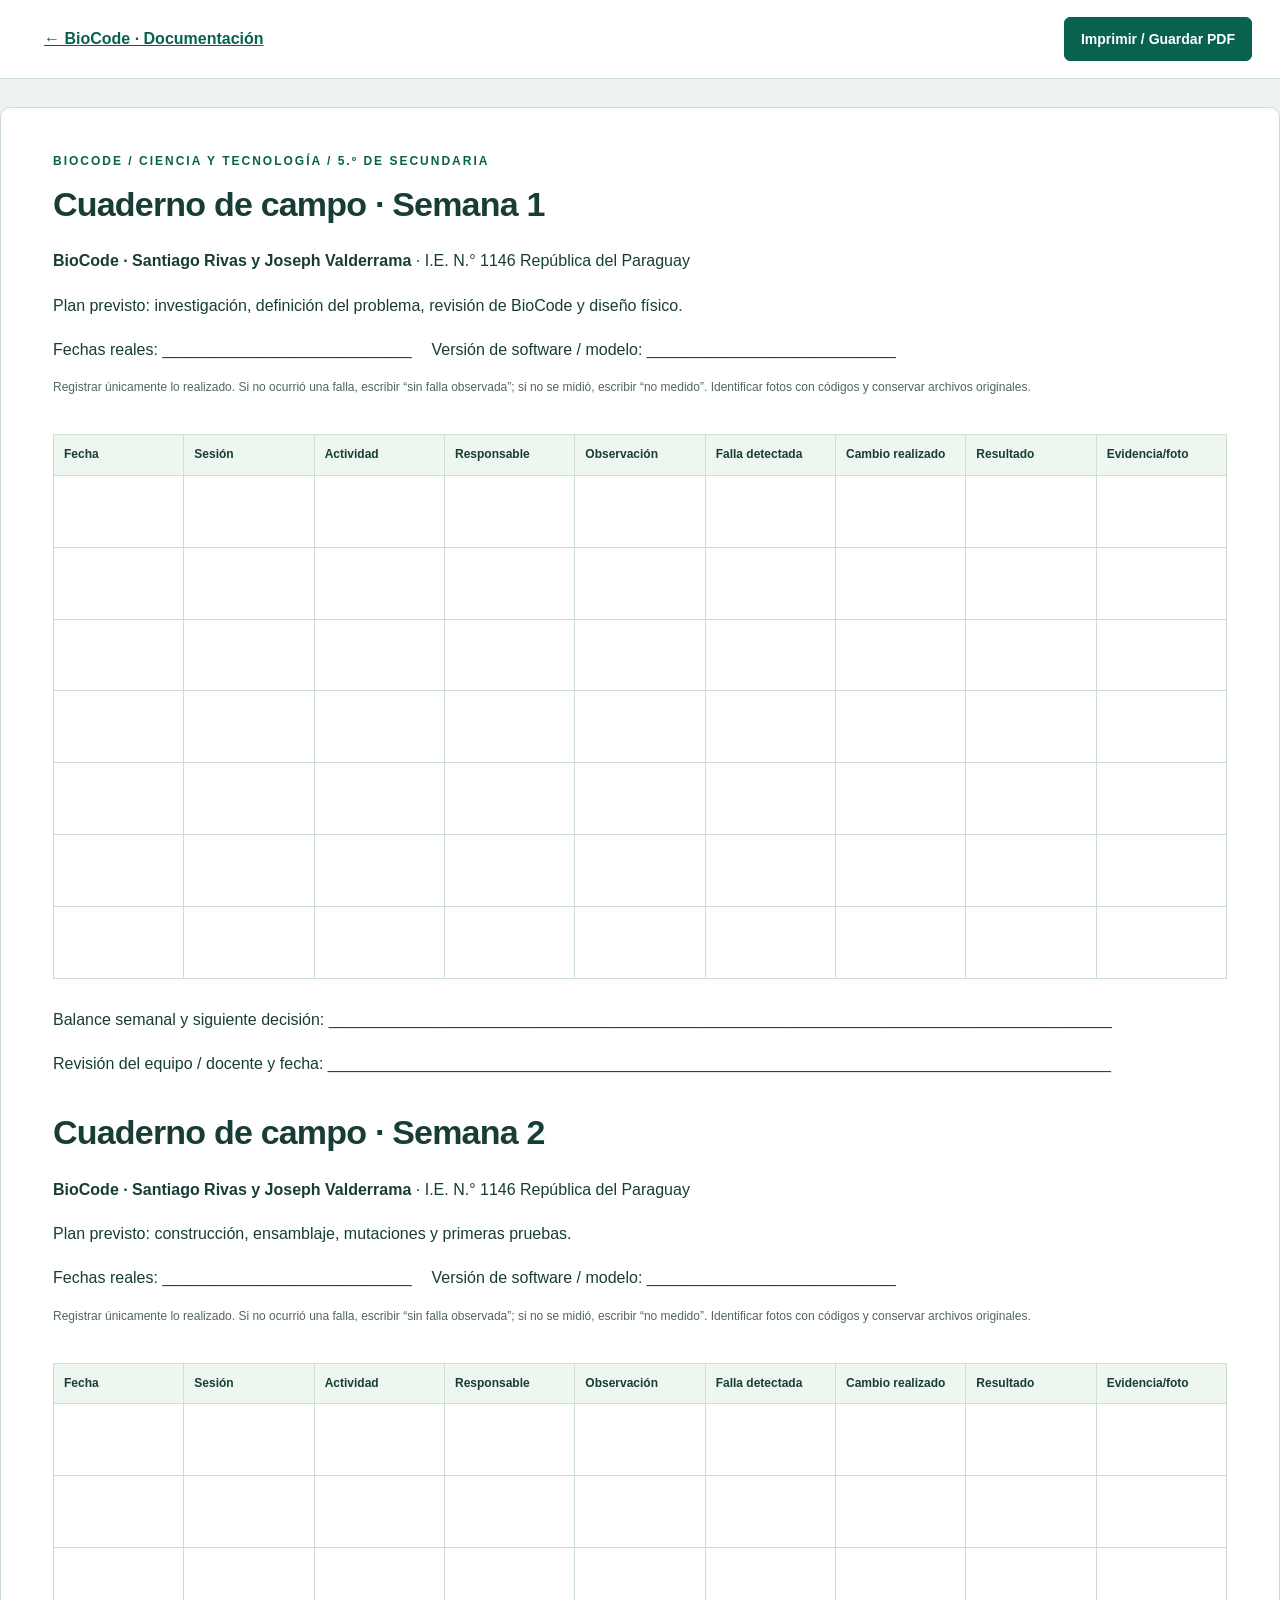
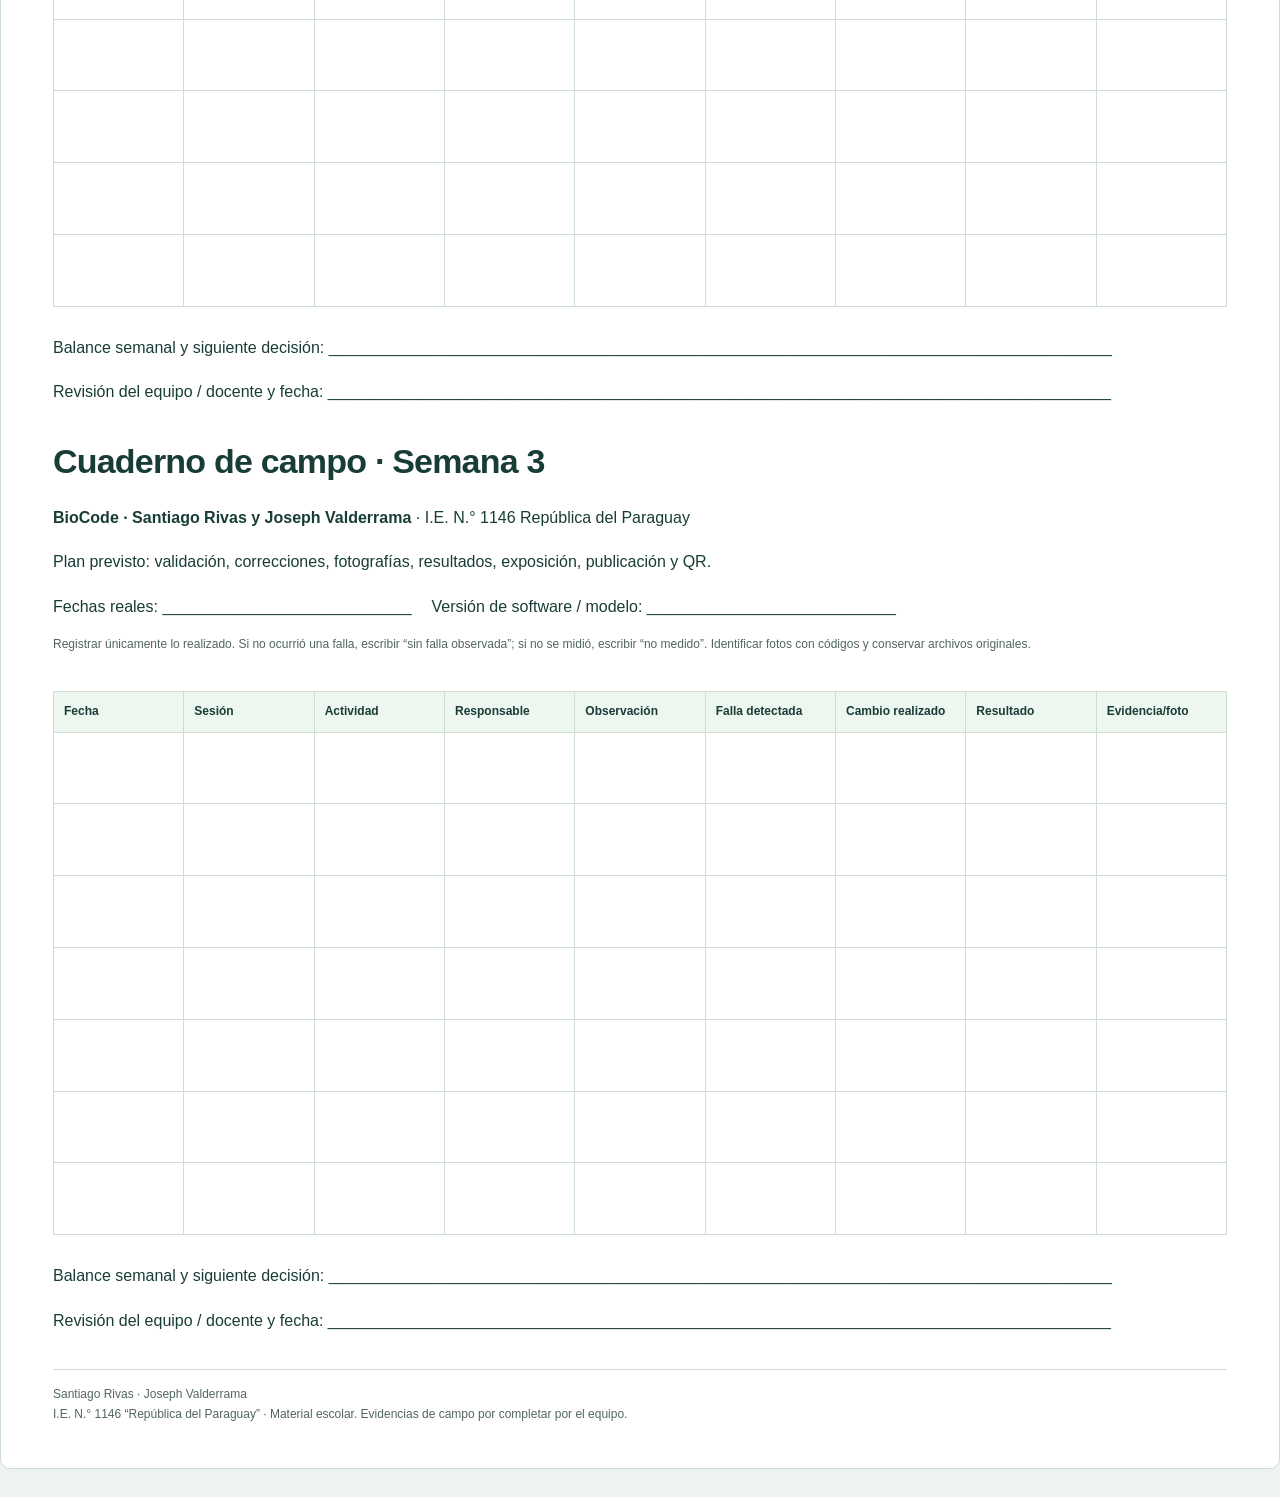
<file: docs/cuaderno-campo.html>
<!doctype html><html lang="es"><head><meta charset="utf-8"><meta name="viewport" content="width=device-width,initial-scale=1"><title>Cuaderno de campo · Tres semanas · BioCode</title><link rel="icon" href="../assets/icons/favicon.svg"><link rel="stylesheet" href="documentos.css"><script defer src="documentos.js"></script><style>@page{size:A4 landscape;margin:12mm}main{max-width:1320px}</style></head><body><div class="doc-toolbar"><a href="interno.html#documentacion">← BioCode · Documentación</a><button type="button" data-print>Imprimir / Guardar PDF</button></div><main><div class="doc-label">BioCode / Ciencia y Tecnología / 5.º de secundaria</div><section class="page notebook"><h1>Cuaderno de campo · Semana 1</h1><p><strong>BioCode · Santiago Rivas y Joseph Valderrama</strong> · I.E. N.° 1146 República del Paraguay</p><p>Plan previsto: investigación, definición del problema, revisión de BioCode y diseño físico.</p><div class="fields"><div>Fechas reales: <span>____________________________</span></div><div>Versión de software / modelo: ____________________________</div></div><p class="tiny">Registrar únicamente lo realizado. Si no ocurrió una falla, escribir “sin falla observada”; si no se midió, escribir “no medido”. Identificar fotos con códigos y conservar archivos originales.</p><div class="table-scroll"><table><thead><tr><th>Fecha</th><th>Sesión</th><th>Actividad</th><th>Responsable</th><th>Observación</th><th>Falla detectada</th><th>Cambio realizado</th><th>Resultado</th><th>Evidencia/foto</th></tr></thead><tbody><tr><td></td><td></td><td></td><td></td><td></td><td></td><td></td><td></td><td></td></tr><tr><td></td><td></td><td></td><td></td><td></td><td></td><td></td><td></td><td></td></tr><tr><td></td><td></td><td></td><td></td><td></td><td></td><td></td><td></td><td></td></tr><tr><td></td><td></td><td></td><td></td><td></td><td></td><td></td><td></td><td></td></tr><tr><td></td><td></td><td></td><td></td><td></td><td></td><td></td><td></td><td></td></tr><tr><td></td><td></td><td></td><td></td><td></td><td></td><td></td><td></td><td></td></tr><tr><td></td><td></td><td></td><td></td><td></td><td></td><td></td><td></td><td></td></tr></tbody></table></div><p>Balance semanal y siguiente decisión: ________________________________________________________________________________________</p><p>Revisión del equipo / docente y fecha: ________________________________________________________________________________________</p></section><section class="page notebook"><h1>Cuaderno de campo · Semana 2</h1><p><strong>BioCode · Santiago Rivas y Joseph Valderrama</strong> · I.E. N.° 1146 República del Paraguay</p><p>Plan previsto: construcción, ensamblaje, mutaciones y primeras pruebas.</p><div class="fields"><div>Fechas reales: <span>____________________________</span></div><div>Versión de software / modelo: ____________________________</div></div><p class="tiny">Registrar únicamente lo realizado. Si no ocurrió una falla, escribir “sin falla observada”; si no se midió, escribir “no medido”. Identificar fotos con códigos y conservar archivos originales.</p><div class="table-scroll"><table><thead><tr><th>Fecha</th><th>Sesión</th><th>Actividad</th><th>Responsable</th><th>Observación</th><th>Falla detectada</th><th>Cambio realizado</th><th>Resultado</th><th>Evidencia/foto</th></tr></thead><tbody><tr><td></td><td></td><td></td><td></td><td></td><td></td><td></td><td></td><td></td></tr><tr><td></td><td></td><td></td><td></td><td></td><td></td><td></td><td></td><td></td></tr><tr><td></td><td></td><td></td><td></td><td></td><td></td><td></td><td></td><td></td></tr><tr><td></td><td></td><td></td><td></td><td></td><td></td><td></td><td></td><td></td></tr><tr><td></td><td></td><td></td><td></td><td></td><td></td><td></td><td></td><td></td></tr><tr><td></td><td></td><td></td><td></td><td></td><td></td><td></td><td></td><td></td></tr><tr><td></td><td></td><td></td><td></td><td></td><td></td><td></td><td></td><td></td></tr></tbody></table></div><p>Balance semanal y siguiente decisión: ________________________________________________________________________________________</p><p>Revisión del equipo / docente y fecha: ________________________________________________________________________________________</p></section><section class="page notebook"><h1>Cuaderno de campo · Semana 3</h1><p><strong>BioCode · Santiago Rivas y Joseph Valderrama</strong> · I.E. N.° 1146 República del Paraguay</p><p>Plan previsto: validación, correcciones, fotografías, resultados, exposición, publicación y QR.</p><div class="fields"><div>Fechas reales: <span>____________________________</span></div><div>Versión de software / modelo: ____________________________</div></div><p class="tiny">Registrar únicamente lo realizado. Si no ocurrió una falla, escribir “sin falla observada”; si no se midió, escribir “no medido”. Identificar fotos con códigos y conservar archivos originales.</p><div class="table-scroll"><table><thead><tr><th>Fecha</th><th>Sesión</th><th>Actividad</th><th>Responsable</th><th>Observación</th><th>Falla detectada</th><th>Cambio realizado</th><th>Resultado</th><th>Evidencia/foto</th></tr></thead><tbody><tr><td></td><td></td><td></td><td></td><td></td><td></td><td></td><td></td><td></td></tr><tr><td></td><td></td><td></td><td></td><td></td><td></td><td></td><td></td><td></td></tr><tr><td></td><td></td><td></td><td></td><td></td><td></td><td></td><td></td><td></td></tr><tr><td></td><td></td><td></td><td></td><td></td><td></td><td></td><td></td><td></td></tr><tr><td></td><td></td><td></td><td></td><td></td><td></td><td></td><td></td><td></td></tr><tr><td></td><td></td><td></td><td></td><td></td><td></td><td></td><td></td><td></td></tr><tr><td></td><td></td><td></td><td></td><td></td><td></td><td></td><td></td><td></td></tr></tbody></table></div><p>Balance semanal y siguiente decisión: ________________________________________________________________________________________</p><p>Revisión del equipo / docente y fecha: ________________________________________________________________________________________</p></section><footer>Santiago Rivas · Joseph Valderrama<br>I.E. N.° 1146 “República del Paraguay” · Material escolar. Evidencias de campo por completar por el equipo.</footer></main></body></html>
</file>
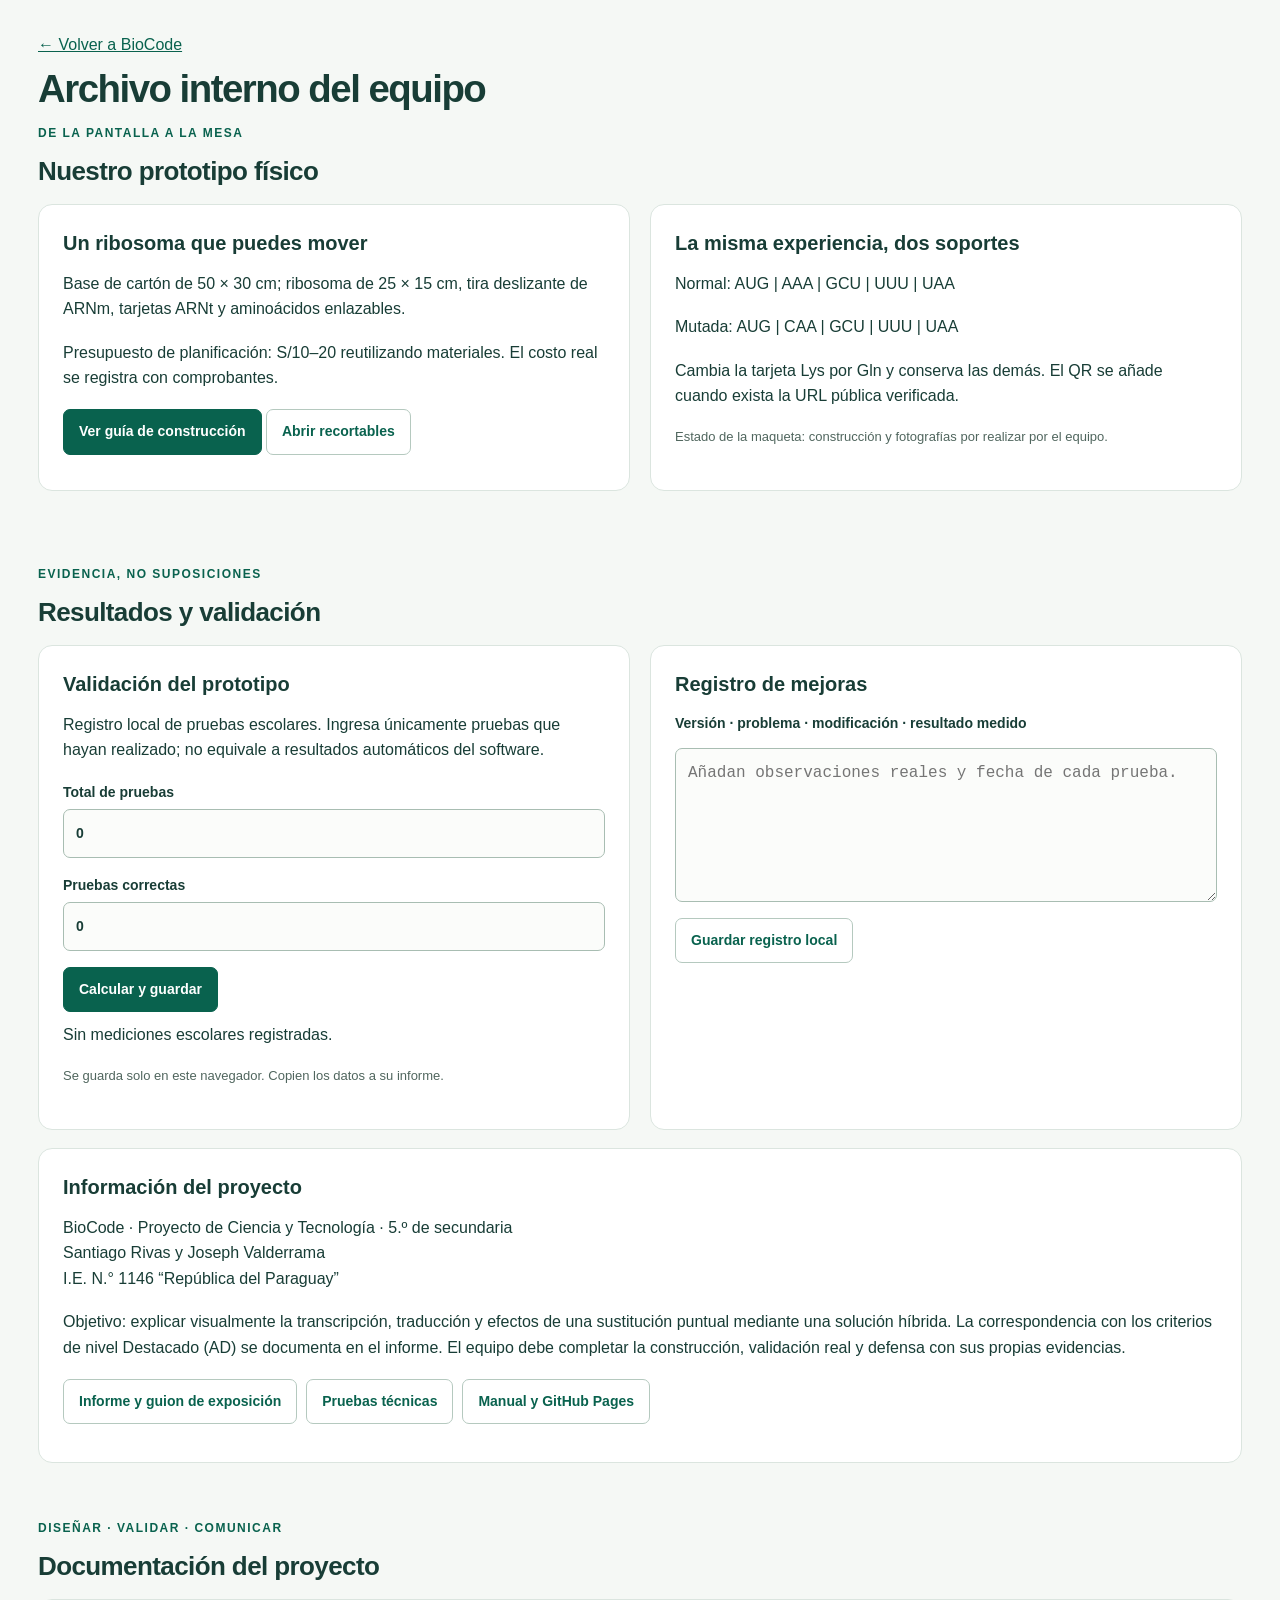
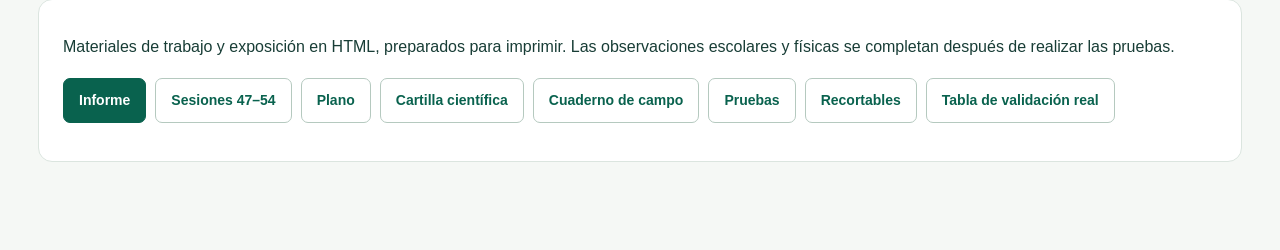
<file: docs/interno.html>
<!doctype html><html lang="es"><head><meta charset="utf-8"><meta name="viewport" content="width=device-width,initial-scale=1"><title>Archivo interno · BioCode</title><link rel="stylesheet" href="../style.css"><script defer src="registros-internos.js"></script></head><body><main><a href="../index.html#acerca">← Volver a BioCode</a><h1>Archivo interno del equipo</h1><section id="prototipo"><p class="eyebrow">DE LA PANTALLA A LA MESA</p><h2>Nuestro prototipo físico</h2><div class="info-grid"><article class="panel"><h3>Un ribosoma que puedes mover</h3><p>Base de cartón de 50 × 30 cm; ribosoma de 25 × 15 cm, tira deslizante de ARNm, tarjetas ARNt y aminoácidos enlazables.</p><p>Presupuesto de planificación: S/10–20 reutilizando materiales. El costo real se registra con comprobantes.</p><a class="button" href="modelo-fisico.html">Ver guía de construcción</a> <a class="button secondary" href="recortables.html">Abrir recortables</a></article><article class="panel"><h3>La misma experiencia, dos soportes</h3><p>Normal: AUG | AAA | GCU | UUU | UAA</p><p>Mutada: AUG | CAA | GCU | UUU | UAA</p><p>Cambia la tarjeta Lys por Gln y conserva las demás. El QR se añade cuando exista la URL pública verificada.</p><p class="hint">Estado de la maqueta: construcción y fotografías por realizar por el equipo.</p></article></div></section><section id="validacion"><p class="eyebrow">EVIDENCIA, NO SUPOSICIONES</p><h2>Resultados y validación</h2><div class="info-grid"><article class="panel"><h3>Validación del prototipo</h3><p>Registro local de pruebas escolares. Ingresa únicamente pruebas que hayan realizado; no equivale a resultados automáticos del software.</p><label>Total de pruebas<input id="test-total" type="number" min="0" step="1" value="0"></label><label>Pruebas correctas<input id="test-pass" type="number" min="0" step="1" value="0"></label><button id="save-validation">Calcular y guardar</button><p id="validation-result" role="status">Sin mediciones escolares registradas.</p><p class="hint">Se guarda solo en este navegador. Copien los datos a su informe.</p></article><article class="panel"><h3>Registro de mejoras</h3><label for="improvements">Versión · problema · modificación · resultado medido</label><textarea id="improvements" rows="5" placeholder="Añadan observaciones reales y fecha de cada prueba."></textarea><button id="save-improvements" class="secondary">Guardar registro local</button><p id="improvement-status" role="status"></p></article></div><article class="panel"><h3>Información del proyecto</h3><p>BioCode · Proyecto de Ciencia y Tecnología · 5.º de secundaria<br>Santiago Rivas y Joseph Valderrama<br>I.E. N.° 1146 “República del Paraguay”</p><p>Objetivo: explicar visualmente la transcripción, traducción y efectos de una sustitución puntual mediante una solución híbrida. La correspondencia con los criterios de nivel Destacado (AD) se documenta en el informe. El equipo debe completar la construcción, validación real y defensa con sus propias evidencias.</p><div class="buttons"><a class="button secondary" href="proyecto.html">Informe y guion de exposición</a><a class="button secondary" href="pruebas.html">Pruebas técnicas</a><a class="button secondary" href="manual.html">Manual y GitHub Pages</a></div></article></section><section id="documentacion"><p class="eyebrow">DISEÑAR · VALIDAR · COMUNICAR</p><h2>Documentación del proyecto</h2><article class="panel"><p>Materiales de trabajo y exposición en HTML, preparados para imprimir. Las observaciones escolares y físicas se completan después de realizar las pruebas.</p><div class="buttons"><a class="button" href="proyecto.html">Informe</a><a class="button secondary" href="sesiones-47-54.html">Sesiones 47–54</a><a class="button secondary" href="plano-prototipo.html">Plano</a><a class="button secondary" href="cartilla-salud.html">Cartilla científica</a><a class="button secondary" href="cuaderno-campo.html">Cuaderno de campo</a><a class="button secondary" href="pruebas.html">Pruebas</a><a class="button secondary" href="recortables.html">Recortables</a><a class="button secondary" href="validacion-real.html">Tabla de validación real</a></div></article></section></main></body></html>
</file>
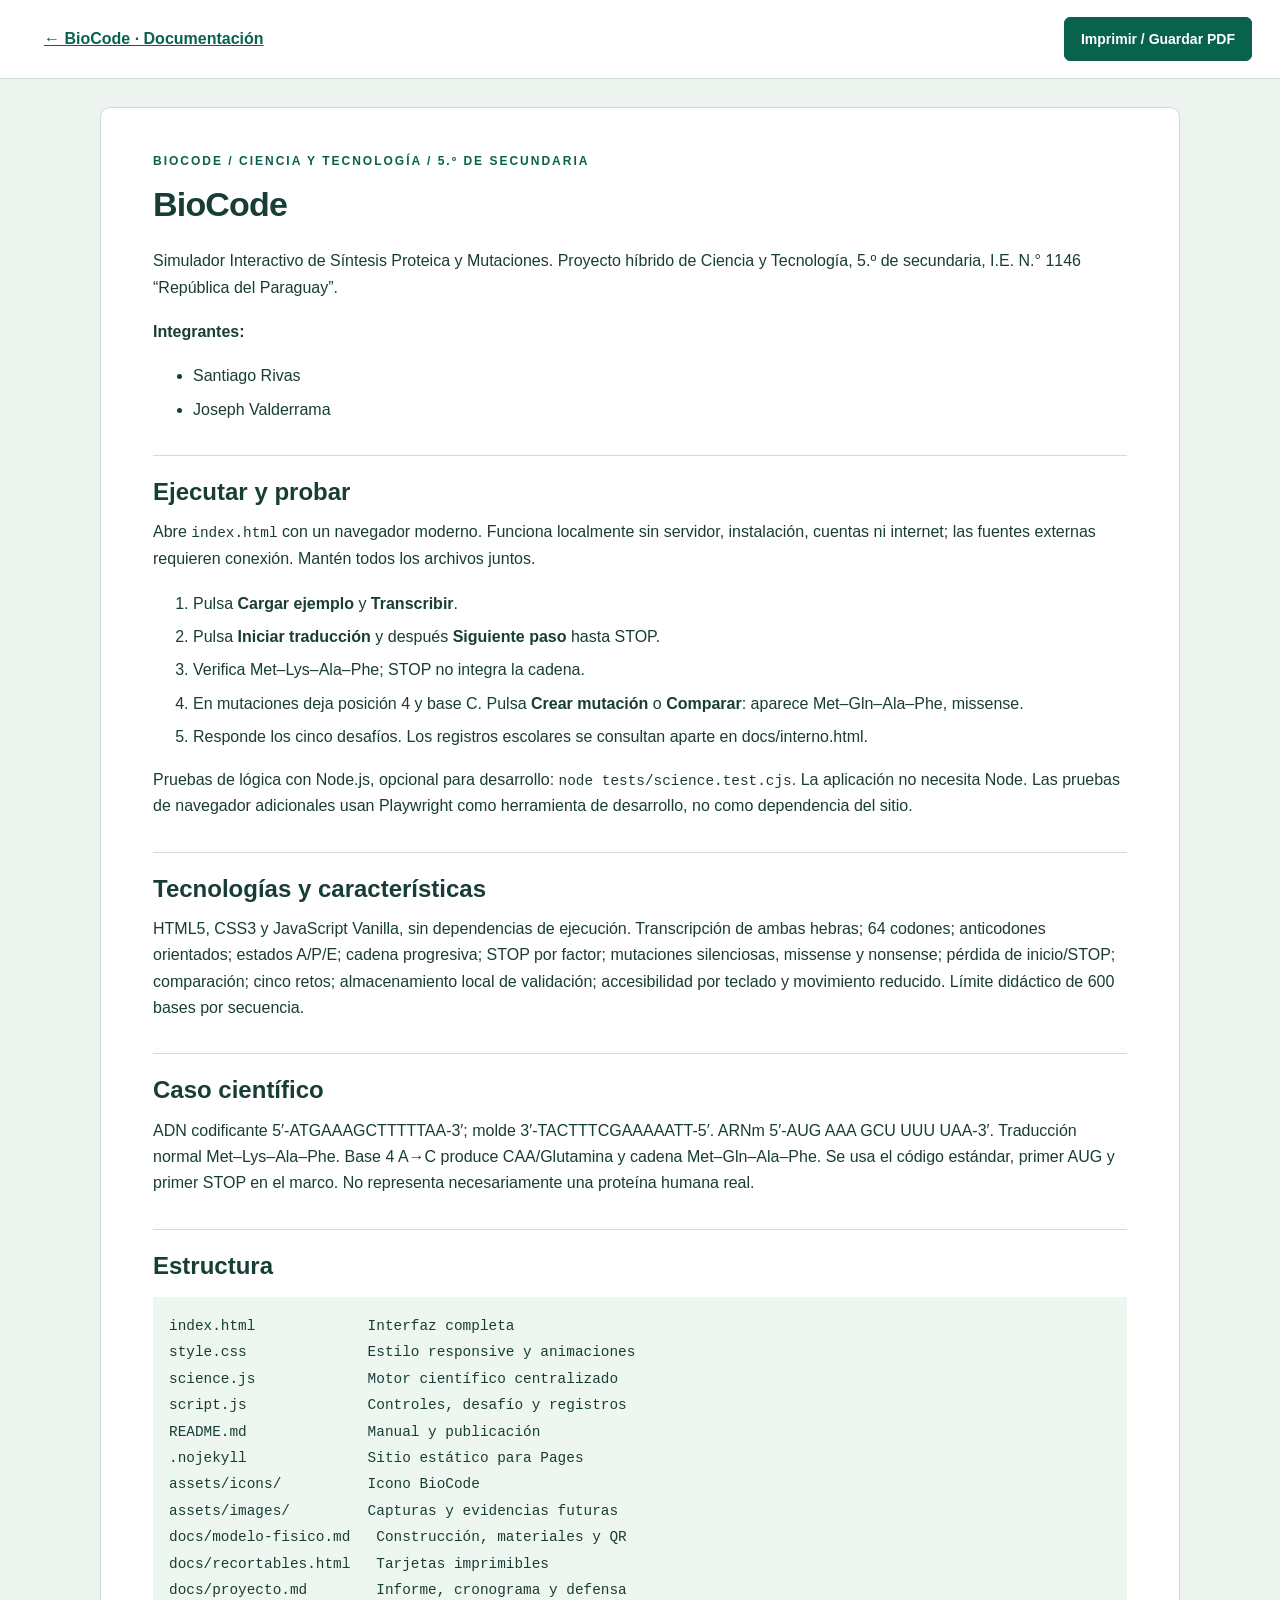
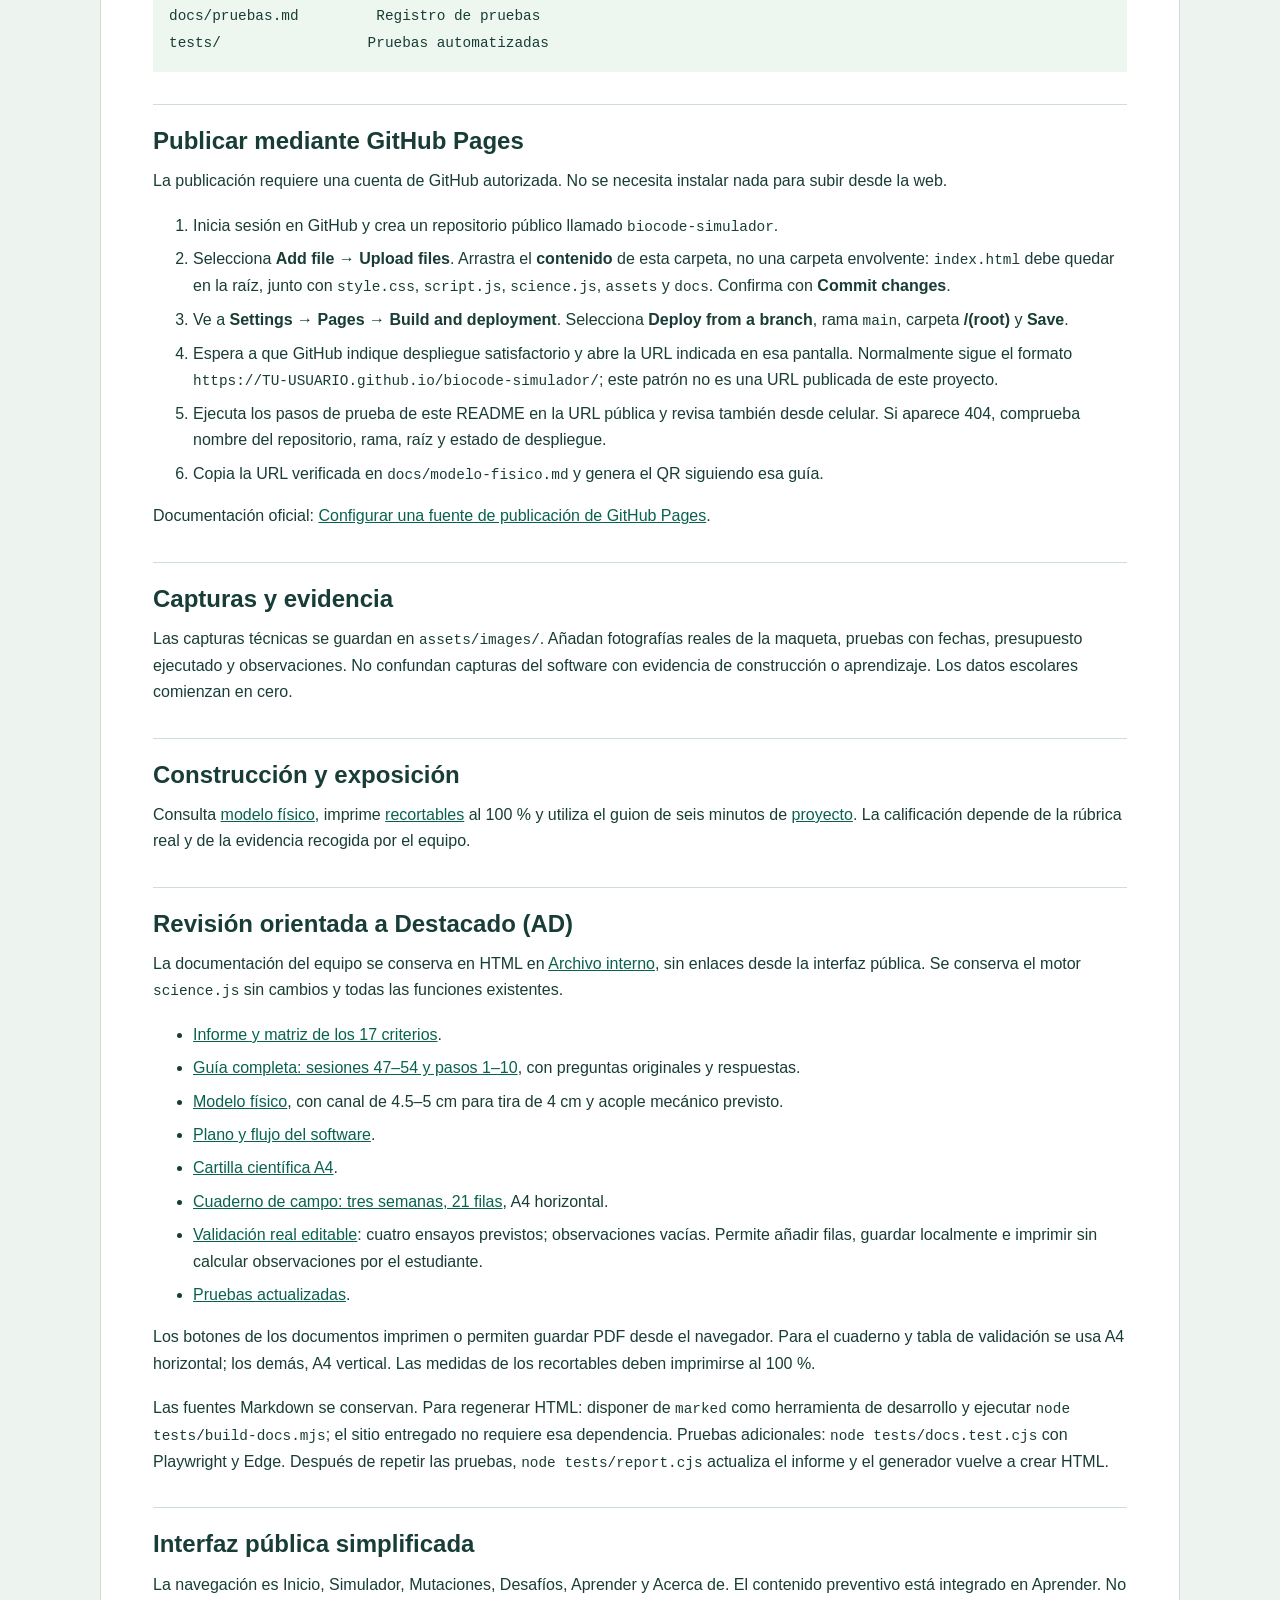
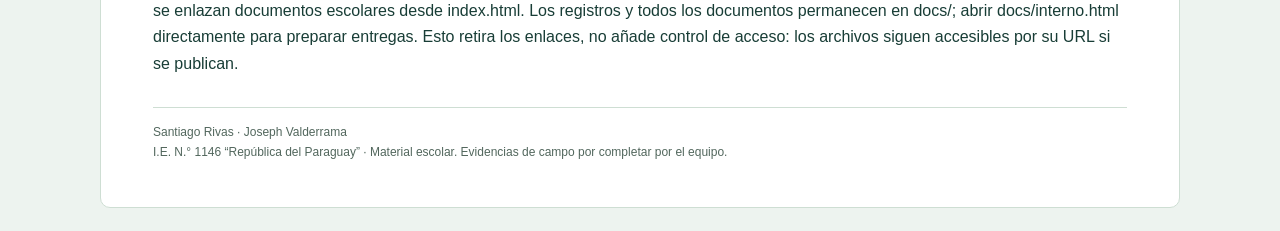
<file: docs/manual.html>
<!doctype html><html lang="es"><head><meta charset="utf-8"><meta name="viewport" content="width=device-width,initial-scale=1"><title>Manual de uso y publicación · BioCode</title><link rel="icon" href="../assets/icons/favicon.svg"><link rel="stylesheet" href="documentos.css"><script defer src="documentos.js"></script></head><body><div class="doc-toolbar"><a href="interno.html#documentacion">← BioCode · Documentación</a><button type="button" data-print>Imprimir / Guardar PDF</button></div><main><div class="doc-label">BioCode / Ciencia y Tecnología / 5.º de secundaria</div><h1>BioCode</h1>
<p>Simulador Interactivo de Síntesis Proteica y Mutaciones. Proyecto híbrido de Ciencia y Tecnología, 5.º de secundaria, I.E. N.° 1146 “República del Paraguay”.</p>
<p><strong>Integrantes:</strong></p>
<ul>
<li>Santiago Rivas</li>
<li>Joseph Valderrama</li>
</ul>
<h2>Ejecutar y probar</h2>
<p>Abre <code>index.html</code> con un navegador moderno. Funciona localmente sin servidor, instalación, cuentas ni internet; las fuentes externas requieren conexión. Mantén todos los archivos juntos.</p>
<ol>
<li>Pulsa <strong>Cargar ejemplo</strong> y <strong>Transcribir</strong>.</li>
<li>Pulsa <strong>Iniciar traducción</strong> y después <strong>Siguiente paso</strong> hasta STOP.</li>
<li>Verifica Met–Lys–Ala–Phe; STOP no integra la cadena.</li>
<li>En mutaciones deja posición 4 y base C. Pulsa <strong>Crear mutación</strong> o <strong>Comparar</strong>: aparece Met–Gln–Ala–Phe, missense.</li>
<li>Responde los cinco desafíos. Los registros escolares se consultan aparte en docs/interno.html.</li>
</ol>
<p>Pruebas de lógica con Node.js, opcional para desarrollo: <code>node tests/science.test.cjs</code>. La aplicación no necesita Node. Las pruebas de navegador adicionales usan Playwright como herramienta de desarrollo, no como dependencia del sitio.</p>
<h2>Tecnologías y características</h2>
<p>HTML5, CSS3 y JavaScript Vanilla, sin dependencias de ejecución. Transcripción de ambas hebras; 64 codones; anticodones orientados; estados A/P/E; cadena progresiva; STOP por factor; mutaciones silenciosas, missense y nonsense; pérdida de inicio/STOP; comparación; cinco retos; almacenamiento local de validación; accesibilidad por teclado y movimiento reducido. Límite didáctico de 600 bases por secuencia.</p>
<h2>Caso científico</h2>
<p>ADN codificante 5′-ATGAAAGCTTTTTAA-3′; molde 3′-TACTTTCGAAAAATT-5′. ARNm 5′-AUG AAA GCU UUU UAA-3′. Traducción normal Met–Lys–Ala–Phe. Base 4 A→C produce CAA/Glutamina y cadena Met–Gln–Ala–Phe. Se usa el código estándar, primer AUG y primer STOP en el marco. No representa necesariamente una proteína humana real.</p>
<h2>Estructura</h2>
<pre><code class="language-text">index.html             Interfaz completa
style.css              Estilo responsive y animaciones
science.js             Motor científico centralizado
script.js              Controles, desafío y registros
README.md              Manual y publicación
.nojekyll              Sitio estático para Pages
assets/icons/          Icono BioCode
assets/images/         Capturas y evidencias futuras
docs/modelo-fisico.md   Construcción, materiales y QR
docs/recortables.html   Tarjetas imprimibles
docs/proyecto.md        Informe, cronograma y defensa
docs/pruebas.md         Registro de pruebas
tests/                 Pruebas automatizadas
</code></pre>
<h2>Publicar mediante GitHub Pages</h2>
<p>La publicación requiere una cuenta de GitHub autorizada. No se necesita instalar nada para subir desde la web.</p>
<ol>
<li>Inicia sesión en GitHub y crea un repositorio público llamado <code>biocode-simulador</code>.</li>
<li>Selecciona <strong>Add file → Upload files</strong>. Arrastra el <strong>contenido</strong> de esta carpeta, no una carpeta envolvente: <code>index.html</code> debe quedar en la raíz, junto con <code>style.css</code>, <code>script.js</code>, <code>science.js</code>, <code>assets</code> y <code>docs</code>. Confirma con <strong>Commit changes</strong>.</li>
<li>Ve a <strong>Settings → Pages → Build and deployment</strong>. Selecciona <strong>Deploy from a branch</strong>, rama <code>main</code>, carpeta <strong>/(root)</strong> y <strong>Save</strong>.</li>
<li>Espera a que GitHub indique despliegue satisfactorio y abre la URL indicada en esa pantalla. Normalmente sigue el formato <code>https://TU-USUARIO.github.io/biocode-simulador/</code>; este patrón no es una URL publicada de este proyecto.</li>
<li>Ejecuta los pasos de prueba de este README en la URL pública y revisa también desde celular. Si aparece 404, comprueba nombre del repositorio, rama, raíz y estado de despliegue.</li>
<li>Copia la URL verificada en <code>docs/modelo-fisico.md</code> y genera el QR siguiendo esa guía.</li>
</ol>
<p>Documentación oficial: <a href="https://docs.github.com/en/pages/getting-started-with-github-pages/configuring-a-publishing-source-for-your-github-pages-site">Configurar una fuente de publicación de GitHub Pages</a>.</p>
<h2>Capturas y evidencia</h2>
<p>Las capturas técnicas se guardan en <code>assets/images/</code>. Añadan fotografías reales de la maqueta, pruebas con fechas, presupuesto ejecutado y observaciones. No confundan capturas del software con evidencia de construcción o aprendizaje. Los datos escolares comienzan en cero.</p>
<h2>Construcción y exposición</h2>
<p>Consulta <a href="modelo-fisico.html">modelo físico</a>, imprime <a href="recortables.html">recortables</a> al 100 % y utiliza el guion de seis minutos de <a href="proyecto.html">proyecto</a>. La calificación depende de la rúbrica real y de la evidencia recogida por el equipo.</p>
<h2>Revisión orientada a Destacado (AD)</h2>
<p>La documentación del equipo se conserva en HTML en <a href="interno.html">Archivo interno</a>, sin enlaces desde la interfaz pública. Se conserva el motor <code>science.js</code> sin cambios y todas las funciones existentes.</p>
<ul>
<li><a href="proyecto.html">Informe y matriz de los 17 criterios</a>.</li>
<li><a href="sesiones-47-54.html">Guía completa: sesiones 47–54 y pasos 1–10</a>, con preguntas originales y respuestas.</li>
<li><a href="modelo-fisico.html">Modelo físico</a>, con canal de 4.5–5 cm para tira de 4 cm y acople mecánico previsto.</li>
<li><a href="plano-prototipo.html">Plano y flujo del software</a>.</li>
<li><a href="cartilla-salud.html">Cartilla científica A4</a>.</li>
<li><a href="cuaderno-campo.html">Cuaderno de campo: tres semanas, 21 filas</a>, A4 horizontal.</li>
<li><a href="validacion-real.html">Validación real editable</a>: cuatro ensayos previstos; observaciones vacías. Permite añadir filas, guardar localmente e imprimir sin calcular observaciones por el estudiante.</li>
<li><a href="pruebas.html">Pruebas actualizadas</a>.</li>
</ul>
<p>Los botones de los documentos imprimen o permiten guardar PDF desde el navegador. Para el cuaderno y tabla de validación se usa A4 horizontal; los demás, A4 vertical. Las medidas de los recortables deben imprimirse al 100 %.</p>
<p>Las fuentes Markdown se conservan. Para regenerar HTML: disponer de <code>marked</code> como herramienta de desarrollo y ejecutar <code>node tests/build-docs.mjs</code>; el sitio entregado no requiere esa dependencia. Pruebas adicionales: <code>node tests/docs.test.cjs</code> con Playwright y Edge. Después de repetir las pruebas, <code>node tests/report.cjs</code> actualiza el informe y el generador vuelve a crear HTML.</p>
<h2>Interfaz pública simplificada</h2>
<p>La navegación es Inicio, Simulador, Mutaciones, Desafíos, Aprender y Acerca de. El contenido preventivo está integrado en Aprender. No se enlazan documentos escolares desde index.html. Los registros y todos los documentos permanecen en docs/; abrir docs/interno.html directamente para preparar entregas. Esto retira los enlaces, no añade control de acceso: los archivos siguen accesibles por su URL si se publican.</p>
<footer>Santiago Rivas · Joseph Valderrama<br>I.E. N.° 1146 “República del Paraguay” · Material escolar. Evidencias de campo por completar por el equipo.</footer></main></body></html>
</file>
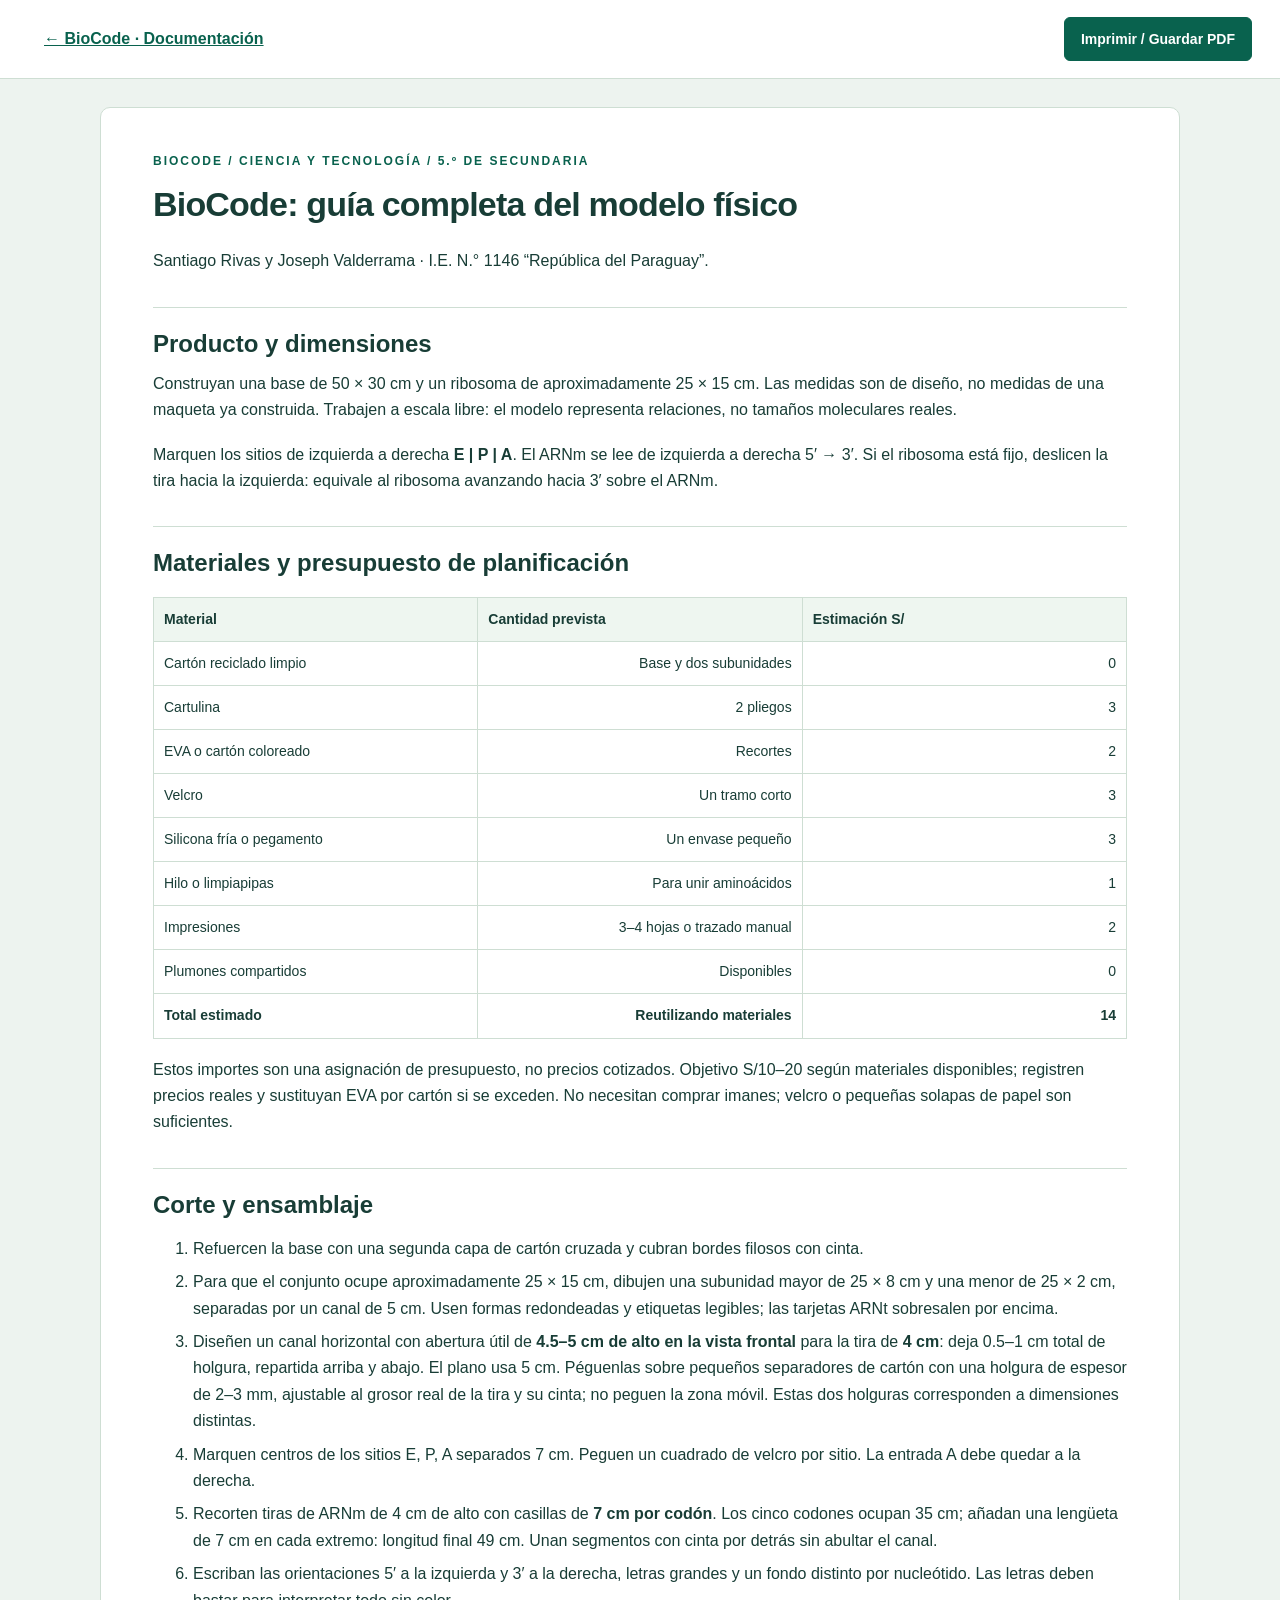
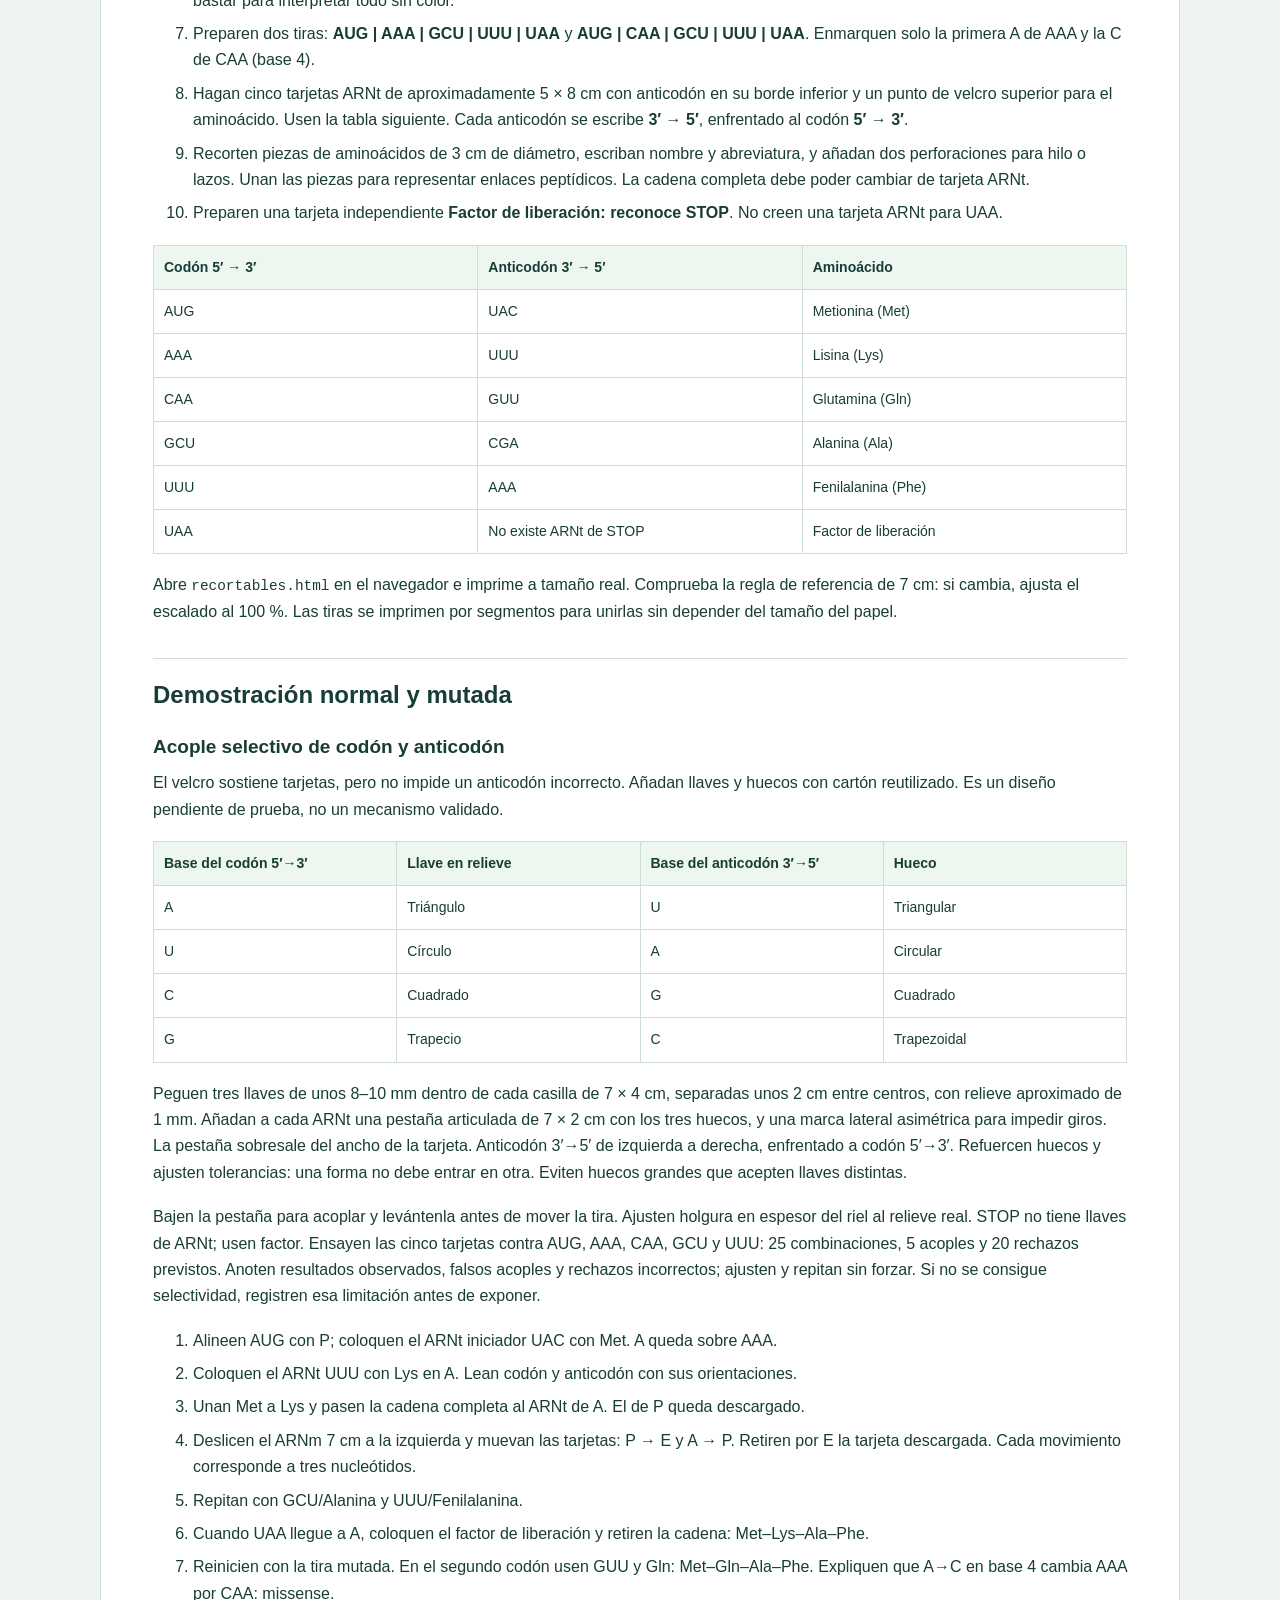
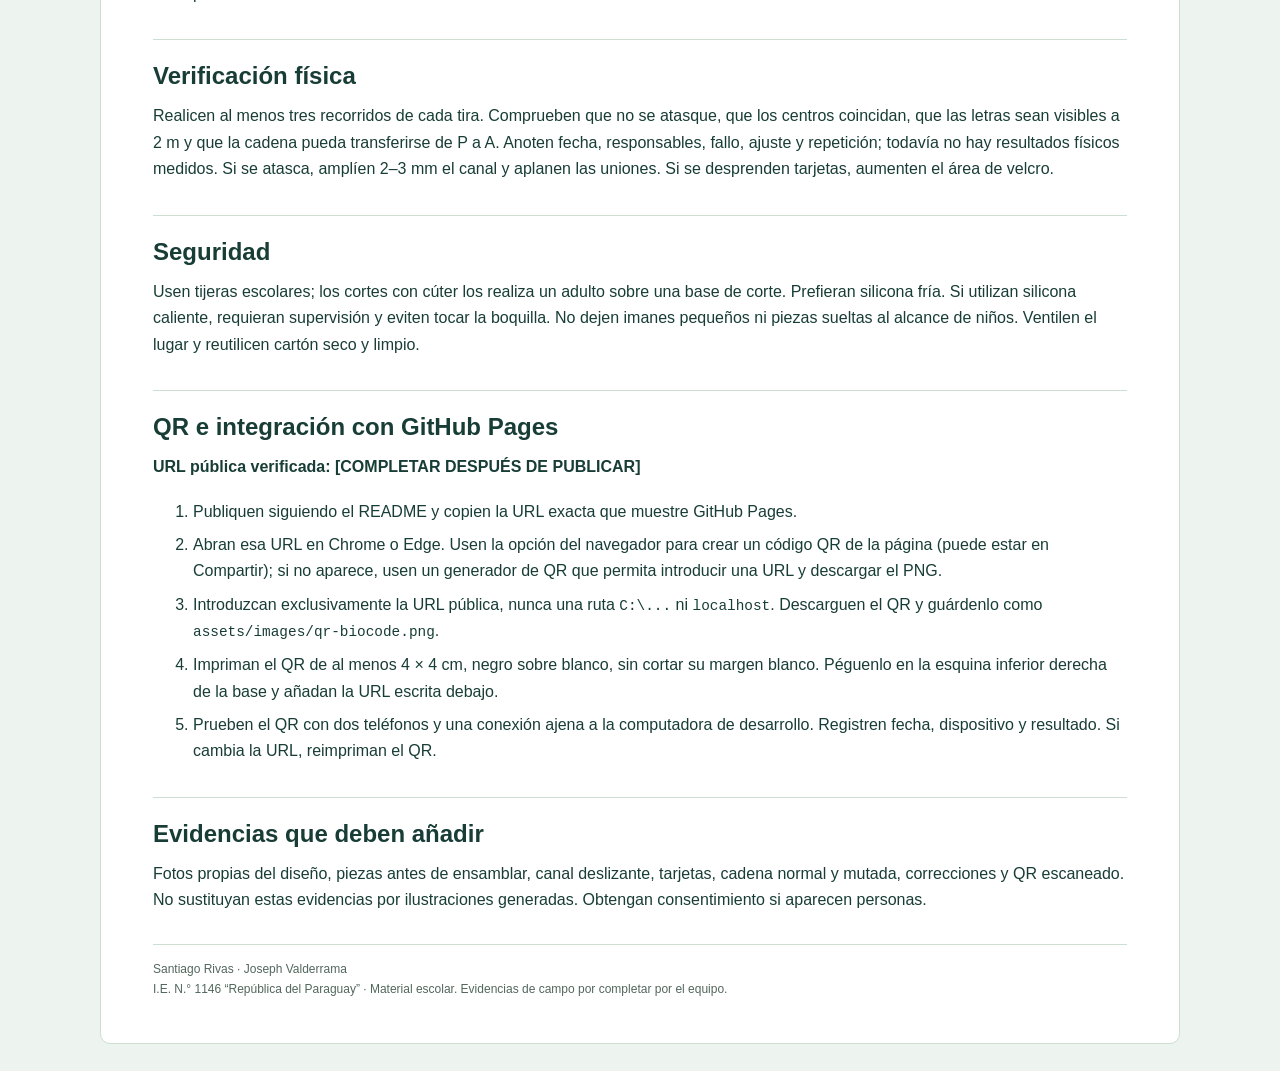
<file: docs/modelo-fisico.html>
<!doctype html><html lang="es"><head><meta charset="utf-8"><meta name="viewport" content="width=device-width,initial-scale=1"><title>BioCode: guía completa del modelo físico · BioCode</title><link rel="icon" href="../assets/icons/favicon.svg"><link rel="stylesheet" href="documentos.css"><script defer src="documentos.js"></script></head><body><div class="doc-toolbar"><a href="interno.html#documentacion">← BioCode · Documentación</a><button type="button" data-print>Imprimir / Guardar PDF</button></div><main><div class="doc-label">BioCode / Ciencia y Tecnología / 5.º de secundaria</div><h1>BioCode: guía completa del modelo físico</h1>
<p>Santiago Rivas y Joseph Valderrama · I.E. N.° 1146 “República del Paraguay”.</p>
<h2>Producto y dimensiones</h2>
<p>Construyan una base de 50 × 30 cm y un ribosoma de aproximadamente 25 × 15 cm. Las medidas son de diseño, no medidas de una maqueta ya construida. Trabajen a escala libre: el modelo representa relaciones, no tamaños moleculares reales.</p>
<p>Marquen los sitios de izquierda a derecha <strong>E | P | A</strong>. El ARNm se lee de izquierda a derecha 5′ → 3′. Si el ribosoma está fijo, deslicen la tira hacia la izquierda: equivale al ribosoma avanzando hacia 3′ sobre el ARNm.</p>
<h2>Materiales y presupuesto de planificación</h2>
<table>
<thead>
<tr>
<th>Material</th>
<th align="right">Cantidad prevista</th>
<th align="right">Estimación S/</th>
</tr>
</thead>
<tbody><tr>
<td>Cartón reciclado limpio</td>
<td align="right">Base y dos subunidades</td>
<td align="right">0</td>
</tr>
<tr>
<td>Cartulina</td>
<td align="right">2 pliegos</td>
<td align="right">3</td>
</tr>
<tr>
<td>EVA o cartón coloreado</td>
<td align="right">Recortes</td>
<td align="right">2</td>
</tr>
<tr>
<td>Velcro</td>
<td align="right">Un tramo corto</td>
<td align="right">3</td>
</tr>
<tr>
<td>Silicona fría o pegamento</td>
<td align="right">Un envase pequeño</td>
<td align="right">3</td>
</tr>
<tr>
<td>Hilo o limpiapipas</td>
<td align="right">Para unir aminoácidos</td>
<td align="right">1</td>
</tr>
<tr>
<td>Impresiones</td>
<td align="right">3–4 hojas o trazado manual</td>
<td align="right">2</td>
</tr>
<tr>
<td>Plumones compartidos</td>
<td align="right">Disponibles</td>
<td align="right">0</td>
</tr>
<tr>
<td><strong>Total estimado</strong></td>
<td align="right"><strong>Reutilizando materiales</strong></td>
<td align="right"><strong>14</strong></td>
</tr>
</tbody></table>
<p>Estos importes son una asignación de presupuesto, no precios cotizados. Objetivo S/10–20 según materiales disponibles; registren precios reales y sustituyan EVA por cartón si se exceden. No necesitan comprar imanes; velcro o pequeñas solapas de papel son suficientes.</p>
<h2>Corte y ensamblaje</h2>
<ol>
<li>Refuercen la base con una segunda capa de cartón cruzada y cubran bordes filosos con cinta.</li>
<li>Para que el conjunto ocupe aproximadamente 25 × 15 cm, dibujen una subunidad mayor de 25 × 8 cm y una menor de 25 × 2 cm, separadas por un canal de 5 cm. Usen formas redondeadas y etiquetas legibles; las tarjetas ARNt sobresalen por encima.</li>
<li>Diseñen un canal horizontal con abertura útil de <strong>4.5–5 cm de alto en la vista frontal</strong> para la tira de <strong>4 cm</strong>: deja 0.5–1 cm total de holgura, repartida arriba y abajo. El plano usa 5 cm. Péguenlas sobre pequeños separadores de cartón con una holgura de espesor de 2–3 mm, ajustable al grosor real de la tira y su cinta; no peguen la zona móvil. Estas dos holguras corresponden a dimensiones distintas.</li>
<li>Marquen centros de los sitios E, P, A separados 7 cm. Peguen un cuadrado de velcro por sitio. La entrada A debe quedar a la derecha.</li>
<li>Recorten tiras de ARNm de 4 cm de alto con casillas de <strong>7 cm por codón</strong>. Los cinco codones ocupan 35 cm; añadan una lengüeta de 7 cm en cada extremo: longitud final 49 cm. Unan segmentos con cinta por detrás sin abultar el canal.</li>
<li>Escriban las orientaciones 5′ a la izquierda y 3′ a la derecha, letras grandes y un fondo distinto por nucleótido. Las letras deben bastar para interpretar todo sin color.</li>
<li>Preparen dos tiras: <strong>AUG | AAA | GCU | UUU | UAA</strong> y <strong>AUG | CAA | GCU | UUU | UAA</strong>. Enmarquen solo la primera A de AAA y la C de CAA (base 4).</li>
<li>Hagan cinco tarjetas ARNt de aproximadamente 5 × 8 cm con anticodón en su borde inferior y un punto de velcro superior para el aminoácido. Usen la tabla siguiente. Cada anticodón se escribe <strong>3′ → 5′</strong>, enfrentado al codón <strong>5′ → 3′</strong>.</li>
<li>Recorten piezas de aminoácidos de 3 cm de diámetro, escriban nombre y abreviatura, y añadan dos perforaciones para hilo o lazos. Unan las piezas para representar enlaces peptídicos. La cadena completa debe poder cambiar de tarjeta ARNt.</li>
<li>Preparen una tarjeta independiente <strong>Factor de liberación: reconoce STOP</strong>. No creen una tarjeta ARNt para UAA.</li>
</ol>
<table>
<thead>
<tr>
<th>Codón 5′ → 3′</th>
<th>Anticodón 3′ → 5′</th>
<th>Aminoácido</th>
</tr>
</thead>
<tbody><tr>
<td>AUG</td>
<td>UAC</td>
<td>Metionina (Met)</td>
</tr>
<tr>
<td>AAA</td>
<td>UUU</td>
<td>Lisina (Lys)</td>
</tr>
<tr>
<td>CAA</td>
<td>GUU</td>
<td>Glutamina (Gln)</td>
</tr>
<tr>
<td>GCU</td>
<td>CGA</td>
<td>Alanina (Ala)</td>
</tr>
<tr>
<td>UUU</td>
<td>AAA</td>
<td>Fenilalanina (Phe)</td>
</tr>
<tr>
<td>UAA</td>
<td>No existe ARNt de STOP</td>
<td>Factor de liberación</td>
</tr>
</tbody></table>
<p>Abre <code>recortables.html</code> en el navegador e imprime a tamaño real. Comprueba la regla de referencia de 7 cm: si cambia, ajusta el escalado al 100 %. Las tiras se imprimen por segmentos para unirlas sin depender del tamaño del papel.</p>
<h2>Demostración normal y mutada</h2>
<h3>Acople selectivo de codón y anticodón</h3>
<p>El velcro sostiene tarjetas, pero no impide un anticodón incorrecto. Añadan llaves y huecos con cartón reutilizado. Es un diseño pendiente de prueba, no un mecanismo validado.</p>
<table>
<thead>
<tr>
<th>Base del codón 5′→3′</th>
<th>Llave en relieve</th>
<th>Base del anticodón 3′→5′</th>
<th>Hueco</th>
</tr>
</thead>
<tbody><tr>
<td>A</td>
<td>Triángulo</td>
<td>U</td>
<td>Triangular</td>
</tr>
<tr>
<td>U</td>
<td>Círculo</td>
<td>A</td>
<td>Circular</td>
</tr>
<tr>
<td>C</td>
<td>Cuadrado</td>
<td>G</td>
<td>Cuadrado</td>
</tr>
<tr>
<td>G</td>
<td>Trapecio</td>
<td>C</td>
<td>Trapezoidal</td>
</tr>
</tbody></table>
<p>Peguen tres llaves de unos 8–10 mm dentro de cada casilla de 7 × 4 cm, separadas unos 2 cm entre centros, con relieve aproximado de 1 mm. Añadan a cada ARNt una pestaña articulada de 7 × 2 cm con los tres huecos, y una marca lateral asimétrica para impedir giros. La pestaña sobresale del ancho de la tarjeta. Anticodón 3′→5′ de izquierda a derecha, enfrentado a codón 5′→3′. Refuercen huecos y ajusten tolerancias: una forma no debe entrar en otra. Eviten huecos grandes que acepten llaves distintas.</p>
<p>Bajen la pestaña para acoplar y levántenla antes de mover la tira. Ajusten holgura en espesor del riel al relieve real. STOP no tiene llaves de ARNt; usen factor. Ensayen las cinco tarjetas contra AUG, AAA, CAA, GCU y UUU: 25 combinaciones, 5 acoples y 20 rechazos previstos. Anoten resultados observados, falsos acoples y rechazos incorrectos; ajusten y repitan sin forzar. Si no se consigue selectividad, registren esa limitación antes de exponer.</p>
<ol>
<li>Alineen AUG con P; coloquen el ARNt iniciador UAC con Met. A queda sobre AAA.</li>
<li>Coloquen el ARNt UUU con Lys en A. Lean codón y anticodón con sus orientaciones.</li>
<li>Unan Met a Lys y pasen la cadena completa al ARNt de A. El de P queda descargado.</li>
<li>Deslicen el ARNm 7 cm a la izquierda y muevan las tarjetas: P → E y A → P. Retiren por E la tarjeta descargada. Cada movimiento corresponde a tres nucleótidos.</li>
<li>Repitan con GCU/Alanina y UUU/Fenilalanina.</li>
<li>Cuando UAA llegue a A, coloquen el factor de liberación y retiren la cadena: Met–Lys–Ala–Phe.</li>
<li>Reinicien con la tira mutada. En el segundo codón usen GUU y Gln: Met–Gln–Ala–Phe. Expliquen que A→C en base 4 cambia AAA por CAA: missense.</li>
</ol>
<h2>Verificación física</h2>
<p>Realicen al menos tres recorridos de cada tira. Comprueben que no se atasque, que los centros coincidan, que las letras sean visibles a 2 m y que la cadena pueda transferirse de P a A. Anoten fecha, responsables, fallo, ajuste y repetición; todavía no hay resultados físicos medidos. Si se atasca, amplíen 2–3 mm el canal y aplanen las uniones. Si se desprenden tarjetas, aumenten el área de velcro.</p>
<h2>Seguridad</h2>
<p>Usen tijeras escolares; los cortes con cúter los realiza un adulto sobre una base de corte. Prefieran silicona fría. Si utilizan silicona caliente, requieran supervisión y eviten tocar la boquilla. No dejen imanes pequeños ni piezas sueltas al alcance de niños. Ventilen el lugar y reutilicen cartón seco y limpio.</p>
<h2>QR e integración con GitHub Pages</h2>
<p><strong>URL pública verificada: [COMPLETAR DESPUÉS DE PUBLICAR]</strong></p>
<ol>
<li>Publiquen siguiendo el README y copien la URL exacta que muestre GitHub Pages.</li>
<li>Abran esa URL en Chrome o Edge. Usen la opción del navegador para crear un código QR de la página (puede estar en Compartir); si no aparece, usen un generador de QR que permita introducir una URL y descargar el PNG.</li>
<li>Introduzcan exclusivamente la URL pública, nunca una ruta <code>C:\...</code> ni <code>localhost</code>. Descarguen el QR y guárdenlo como <code>assets/images/qr-biocode.png</code>.</li>
<li>Impriman el QR de al menos 4 × 4 cm, negro sobre blanco, sin cortar su margen blanco. Péguenlo en la esquina inferior derecha de la base y añadan la URL escrita debajo.</li>
<li>Prueben el QR con dos teléfonos y una conexión ajena a la computadora de desarrollo. Registren fecha, dispositivo y resultado. Si cambia la URL, reimpriman el QR.</li>
</ol>
<h2>Evidencias que deben añadir</h2>
<p>Fotos propias del diseño, piezas antes de ensamblar, canal deslizante, tarjetas, cadena normal y mutada, correcciones y QR escaneado. No sustituyan estas evidencias por ilustraciones generadas. Obtengan consentimiento si aparecen personas.</p>
<footer>Santiago Rivas · Joseph Valderrama<br>I.E. N.° 1146 “República del Paraguay” · Material escolar. Evidencias de campo por completar por el equipo.</footer></main></body></html>
</file>
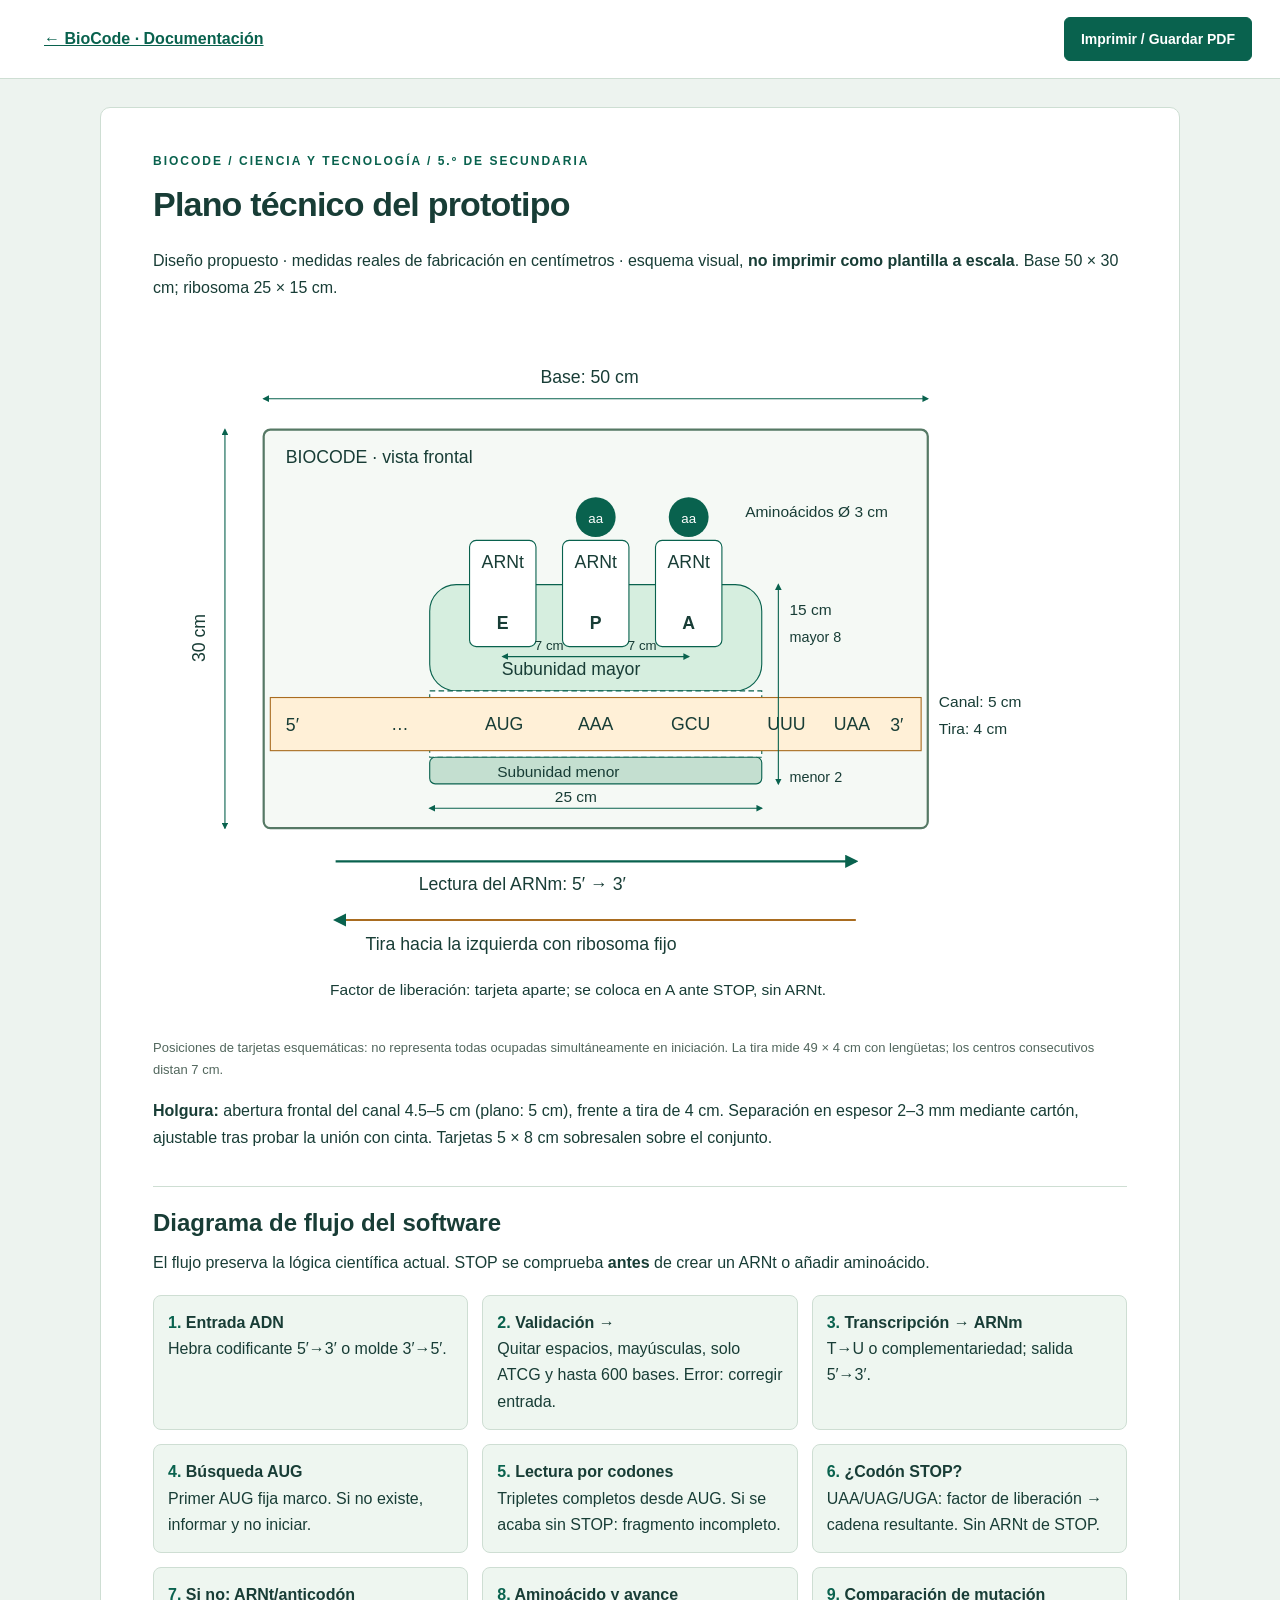
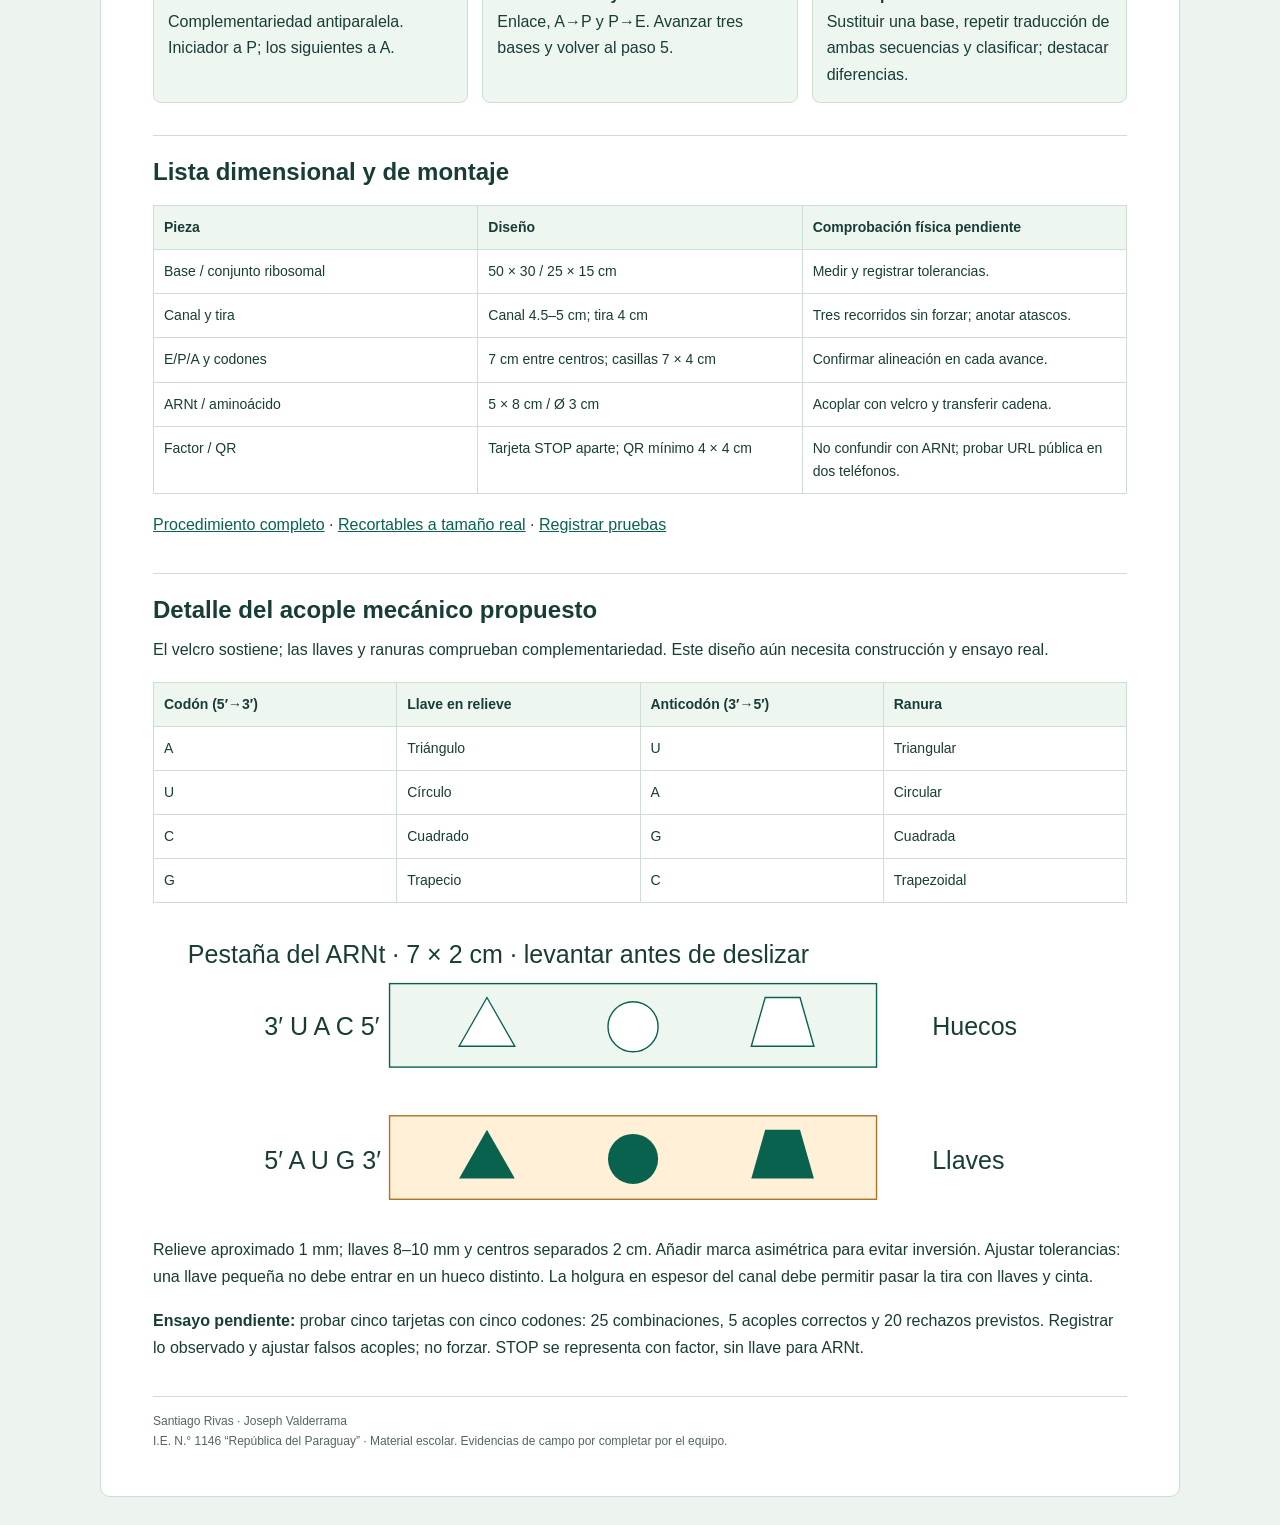
<file: docs/plano-prototipo.html>
<!doctype html><html lang="es"><head><meta charset="utf-8"><meta name="viewport" content="width=device-width,initial-scale=1"><title>Plano técnico del prototipo y flujo del software · BioCode</title><link rel="icon" href="../assets/icons/favicon.svg"><link rel="stylesheet" href="documentos.css"><script defer src="documentos.js"></script></head><body><div class="doc-toolbar"><a href="interno.html#documentacion">← BioCode · Documentación</a><button type="button" data-print>Imprimir / Guardar PDF</button></div><main><div class="doc-label">BioCode / Ciencia y Tecnología / 5.º de secundaria</div><section class="page"><h1>Plano técnico del prototipo</h1><p>Diseño propuesto · medidas reales de fabricación en centímetros · esquema visual, <strong>no imprimir como plantilla a escala</strong>. Base 50 × 30 cm; ribosoma 25 × 15 cm.</p><div class="technical-wrap"><svg class="technical" xmlns="http://www.w3.org/2000/svg" viewBox="0 0 880 640" role="img" aria-labelledby="plan-title plan-desc"><title id="plan-title">Plano frontal del modelo BioCode</title><desc id="plan-desc">Base de 50 por 30 centímetros. Ribosoma de 25 por 15 con subunidad mayor, canal de 5 y subunidad menor. Sitios E P A separados 7 centímetros. Tira de 4 centímetros; lectura a la derecha y deslizamiento a la izquierda.</desc><defs><marker id="arrow" viewBox="0 0 10 10" refX="8" refY="5" markerWidth="6" markerHeight="6" orient="auto-start-reverse"><path d="M0 0L10 5L0 10z" fill="#09624e"/></marker></defs><g font-family="Arial,sans-serif" font-size="16" fill="#183d36"><rect x="100" y="100" width="600" height="360" rx="6" fill="#f5f9f5" stroke="#567965" stroke-width="2"/><path d="M100 72H700" stroke="#09624e" marker-start="url(#arrow)" marker-end="url(#arrow)"/><text x="350" y="58">Base: 50 cm</text><path d="M65 100V460" stroke="#09624e" marker-start="url(#arrow)" marker-end="url(#arrow)"/><text x="47" y="310" transform="rotate(-90 47 310)">30 cm</text><text x="120" y="130">BIOCODE · vista frontal</text><rect x="250" y="240" width="300" height="96" rx="24" fill="#d6eedf" stroke="#09624e"/><text x="315" y="322">Subunidad mayor</text><rect x="250" y="336" width="300" height="60" fill="#fff" stroke="#09624e" stroke-dasharray="5 3"/><rect x="250" y="396" width="300" height="24" rx="5" fill="#c4dfd0" stroke="#09624e"/><text x="311" y="414" font-size="14">Subunidad menor</text><rect x="106" y="342" width="588" height="48" fill="#fff0d7" stroke="#a96c20"/><text x="120" y="372">5′</text><text x="666" y="372">3′</text><text x="215" y="371">…</text><text x="300" y="371">AUG</text><text x="384" y="371">AAA</text><text x="468" y="371">GCU</text><text x="555" y="371">UUU</text><text x="615" y="371">UAA</text><g text-anchor="middle"><rect x="286" y="200" width="60" height="96" rx="6" fill="white" stroke="#09624e"/><rect x="370" y="200" width="60" height="96" rx="6" fill="white" stroke="#09624e"/><rect x="454" y="200" width="60" height="96" rx="6" fill="white" stroke="#09624e"/><text x="316" y="225">ARNt</text><text x="400" y="225">ARNt</text><text x="484" y="225">ARNt</text><text x="316" y="280" font-weight="bold">E</text><text x="400" y="280" font-weight="bold">P</text><text x="484" y="280" font-weight="bold">A</text><circle cx="400" cy="179" r="18" fill="#09624e"/><circle cx="484" cy="179" r="18" fill="#09624e"/><text x="400" y="184" fill="white" font-size="12">aa</text><text x="484" y="184" fill="white" font-size="12">aa</text><path d="M316 305H400M400 305H484" stroke="#09624e" marker-start="url(#arrow)" marker-end="url(#arrow)"/><text x="358" y="299" font-size="12">7 cm</text><text x="442" y="299" font-size="12">7 cm</text></g><text x="535" y="179" font-size="14">Aminoácidos Ø 3 cm</text><path d="M250 442H550" stroke="#09624e" marker-start="url(#arrow)" marker-end="url(#arrow)"/><text x="363" y="436" font-size="14">25 cm</text><path d="M565 240V420" stroke="#09624e" marker-start="url(#arrow)" marker-end="url(#arrow)"/><text x="575" y="267" font-size="14">15 cm</text><text x="575" y="292" font-size="13">mayor 8</text><text x="710" y="351" font-size="14">Canal: 5 cm</text><text x="710" y="375" font-size="14">Tira: 4 cm</text><text x="575" y="418" font-size="13">menor 2</text><path d="M165 490H635" stroke="#09624e" stroke-width="2" marker-end="url(#arrow)"/><text x="240" y="516">Lectura del ARNm: 5′ → 3′</text><path d="M635 543H165" stroke="#a96c20" stroke-width="2" marker-end="url(#arrow)"/><text x="192" y="570">Tira hacia la izquierda con ribosoma fijo</text><text x="160" y="611" font-size="14">Factor de liberación: tarjeta aparte; se coloca en A ante STOP, sin ARNt.</text></g></svg></div><p class="diagram-caption">Posiciones de tarjetas esquemáticas: no representa todas ocupadas simultáneamente en iniciación. La tira mide 49 × 4 cm con lengüetas; los centros consecutivos distan 7 cm.</p><p><strong>Holgura:</strong> abertura frontal del canal 4.5–5 cm (plano: 5 cm), frente a tira de 4 cm. Separación en espesor 2–3 mm mediante cartón, ajustable tras probar la unión con cinta. Tarjetas 5 × 8 cm sobresalen sobre el conjunto.</p></section><section class="page"><h2>Diagrama de flujo del software</h2><p>El flujo preserva la lógica científica actual. STOP se comprueba <strong>antes</strong> de crear un ARNt o añadir aminoácido.</p><div class="flow"><div><b>Entrada ADN</b>Hebra codificante 5′→3′ o molde 3′→5′.</div><div><b>Validación →</b>Quitar espacios, mayúsculas, solo ATCG y hasta 600 bases. Error: corregir entrada.</div><div><b>Transcripción → ARNm</b>T→U o complementariedad; salida 5′→3′.</div><div><b>Búsqueda AUG</b>Primer AUG fija marco. Si no existe, informar y no iniciar.</div><div><b>Lectura por codones</b>Tripletes completos desde AUG. Si se acaba sin STOP: fragmento incompleto.</div><div><b>¿Codón STOP?</b>UAA/UAG/UGA: factor de liberación → cadena resultante. Sin ARNt de STOP.</div><div><b>Si no: ARNt/anticodón</b>Complementariedad antiparalela. Iniciador a P; los siguientes a A.</div><div><b>Aminoácido y avance</b>Enlace, A→P y P→E. Avanzar tres bases y volver al paso 5.</div><div><b>Comparación de mutación</b>Sustituir una base, repetir traducción de ambas secuencias y clasificar; destacar diferencias.</div></div><h2>Lista dimensional y de montaje</h2><table><thead><tr><th>Pieza</th><th>Diseño</th><th>Comprobación física pendiente</th></tr></thead><tbody><tr><td>Base / conjunto ribosomal</td><td>50 × 30 / 25 × 15 cm</td><td>Medir y registrar tolerancias.</td></tr><tr><td>Canal y tira</td><td>Canal 4.5–5 cm; tira 4 cm</td><td>Tres recorridos sin forzar; anotar atascos.</td></tr><tr><td>E/P/A y codones</td><td>7 cm entre centros; casillas 7 × 4 cm</td><td>Confirmar alineación en cada avance.</td></tr><tr><td>ARNt / aminoácido</td><td>5 × 8 cm / Ø 3 cm</td><td>Acoplar con velcro y transferir cadena.</td></tr><tr><td>Factor / QR</td><td>Tarjeta STOP aparte; QR mínimo 4 × 4 cm</td><td>No confundir con ARNt; probar URL pública en dos teléfonos.</td></tr></tbody></table><p><a href="modelo-fisico.html">Procedimiento completo</a> · <a href="recortables.html">Recortables a tamaño real</a> · <a href="validacion-real.html">Registrar pruebas</a></p></section><section class="page"><h2>Detalle del acople mecánico propuesto</h2><p>El velcro sostiene; las llaves y ranuras comprueban complementariedad. Este diseño aún necesita construcción y ensayo real.</p><table><thead><tr><th>Codón (5′→3′)</th><th>Llave en relieve</th><th>Anticodón (3′→5′)</th><th>Ranura</th></tr></thead><tbody><tr><td>A</td><td>Triángulo</td><td>U</td><td>Triangular</td></tr><tr><td>U</td><td>Círculo</td><td>A</td><td>Circular</td></tr><tr><td>C</td><td>Cuadrado</td><td>G</td><td>Cuadrada</td></tr><tr><td>G</td><td>Trapecio</td><td>C</td><td>Trapezoidal</td></tr></tbody></table><div class="technical-wrap"><svg class="technical" xmlns="http://www.w3.org/2000/svg" viewBox="0 0 700 220" role="img" aria-label="Tres llaves del codón AUG enfrentadas a ranuras UAC del anticodón"><g fill="#183d36" font-family="Arial" font-size="18"><text x="25" y="30">Pestaña del ARNt · 7 × 2 cm · levantar antes de deslizar</text><rect x="170" y="45" width="350" height="60" fill="#eef6f0" stroke="#09624e"/><path d="M220 90L240 55L260 90Z" fill="white" stroke="#09624e"/><circle cx="345" cy="76" r="18" fill="white" stroke="#09624e"/><path d="M430 90L440 55H465L475 90Z" fill="white" stroke="#09624e"/><text x="80" y="82">3′ U A C 5′</text><text x="560" y="82">Huecos</text><rect x="170" y="140" width="350" height="60" fill="#fff0d7" stroke="#ad7224"/><path d="M220 185L240 150L260 185Z" fill="#09624e"/><circle cx="345" cy="171" r="18" fill="#09624e"/><path d="M430 185L440 150H465L475 185Z" fill="#09624e"/><text x="80" y="178">5′ A U G 3′</text><text x="560" y="178">Llaves</text></g></svg></div><p>Relieve aproximado 1 mm; llaves 8–10 mm y centros separados 2 cm. Añadir marca asimétrica para evitar inversión. Ajustar tolerancias: una llave pequeña no debe entrar en un hueco distinto. La holgura en espesor del canal debe permitir pasar la tira con llaves y cinta.</p><p><strong>Ensayo pendiente:</strong> probar cinco tarjetas con cinco codones: 25 combinaciones, 5 acoples correctos y 20 rechazos previstos. Registrar lo observado y ajustar falsos acoples; no forzar. STOP se representa con factor, sin llave para ARNt.</p></section><footer>Santiago Rivas · Joseph Valderrama<br>I.E. N.° 1146 “República del Paraguay” · Material escolar. Evidencias de campo por completar por el equipo.</footer></main></body></html>
</file>
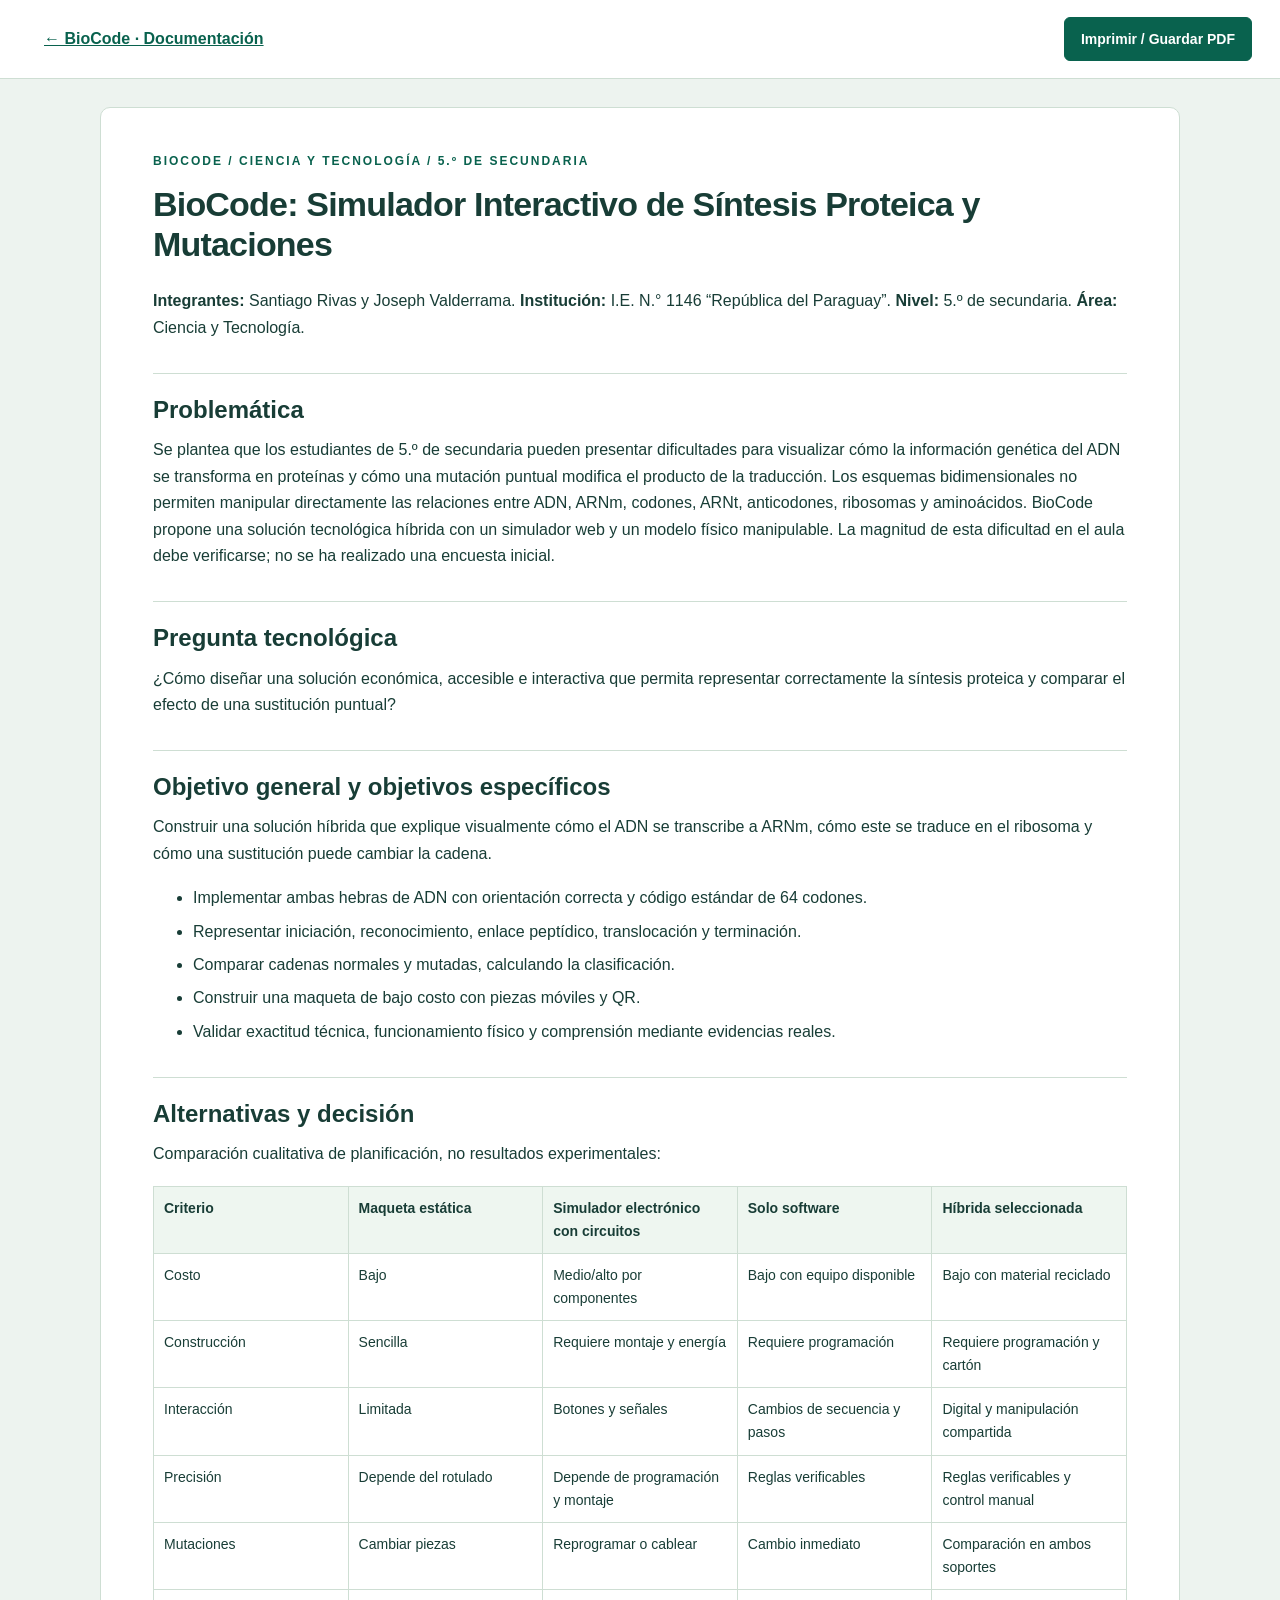
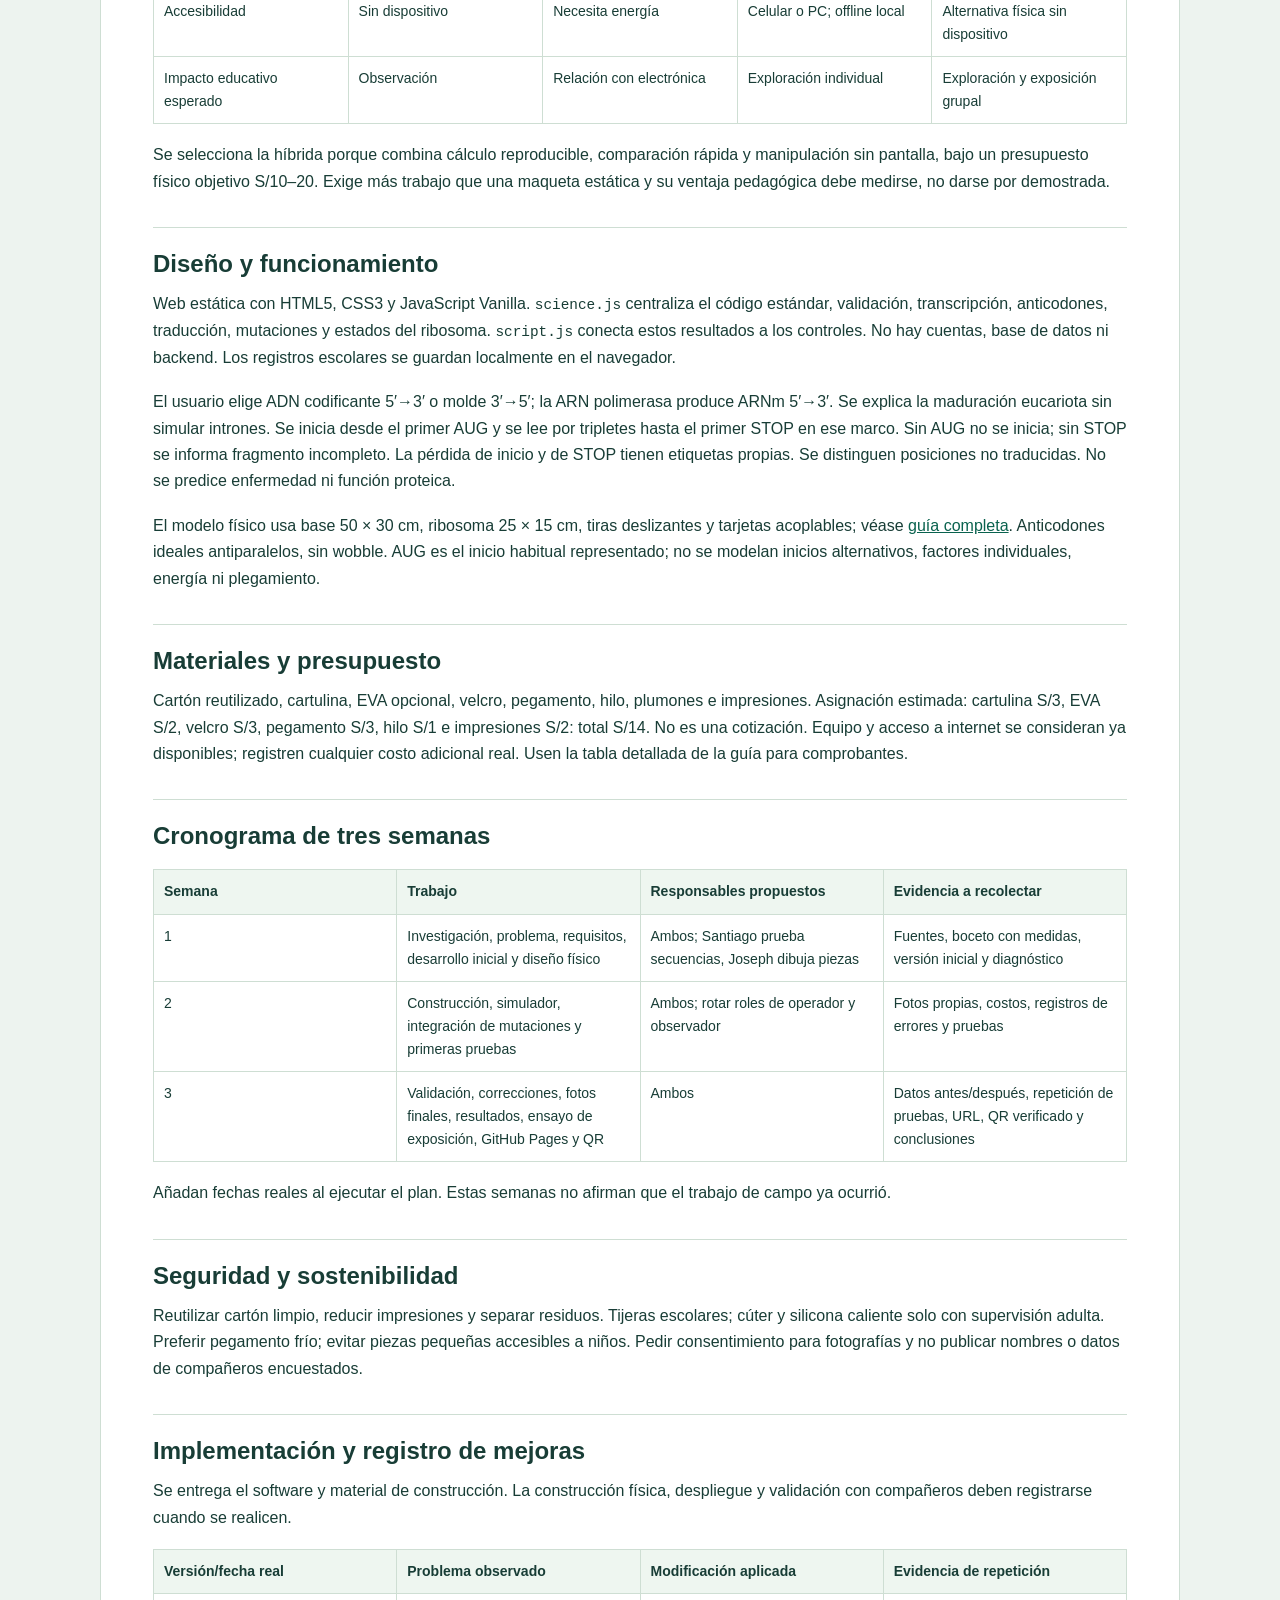
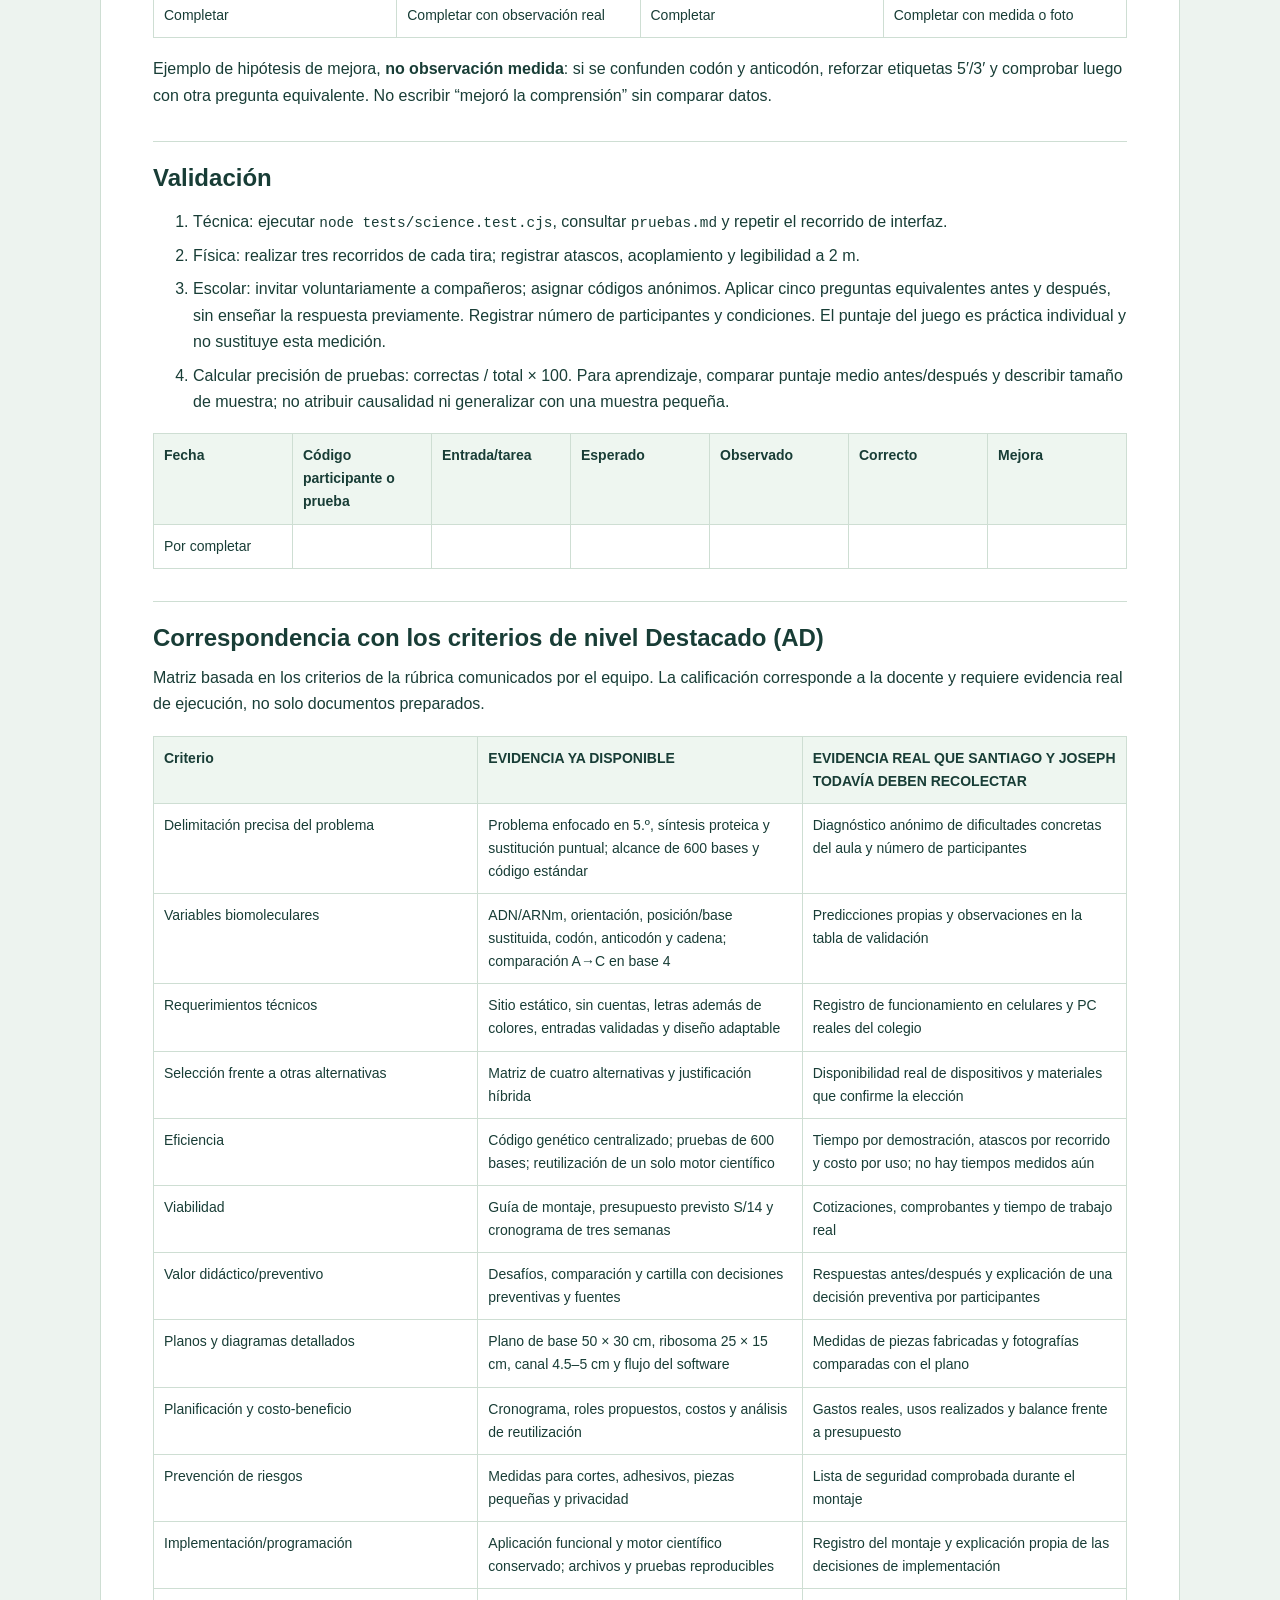
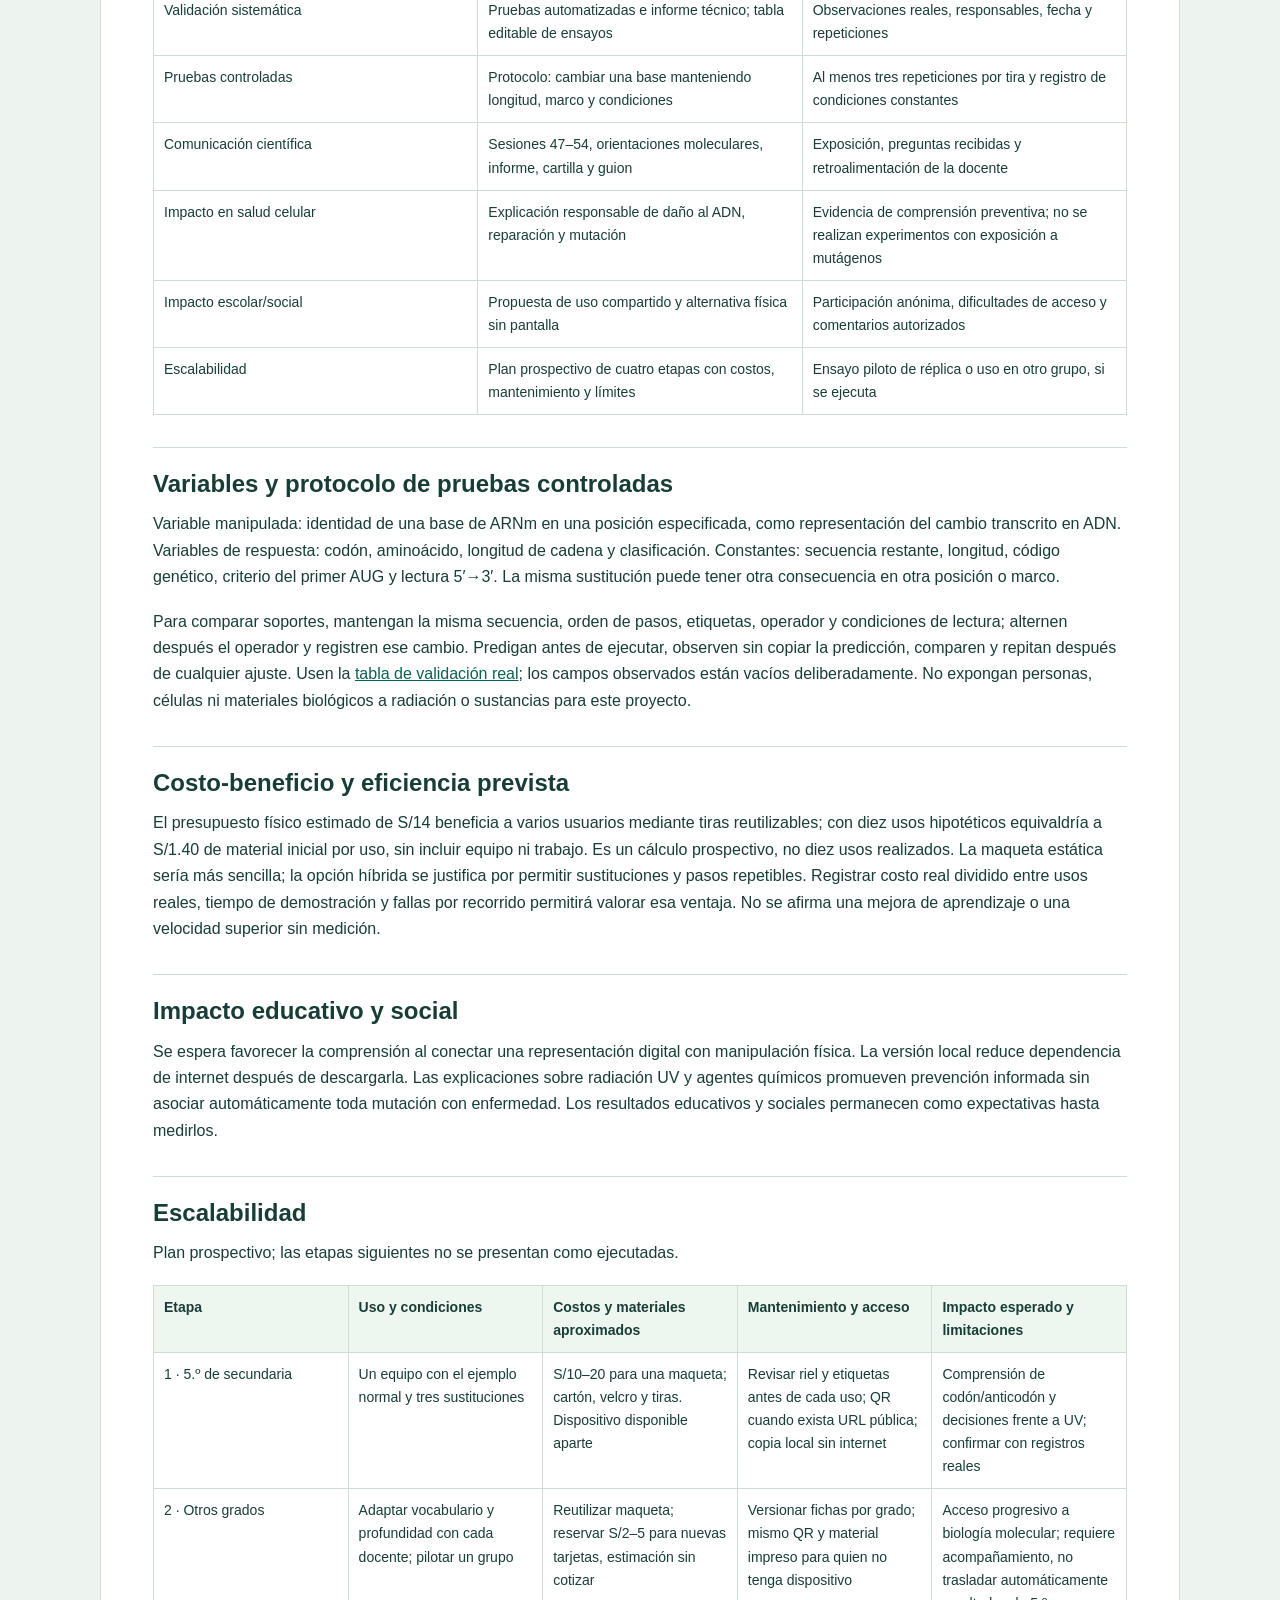
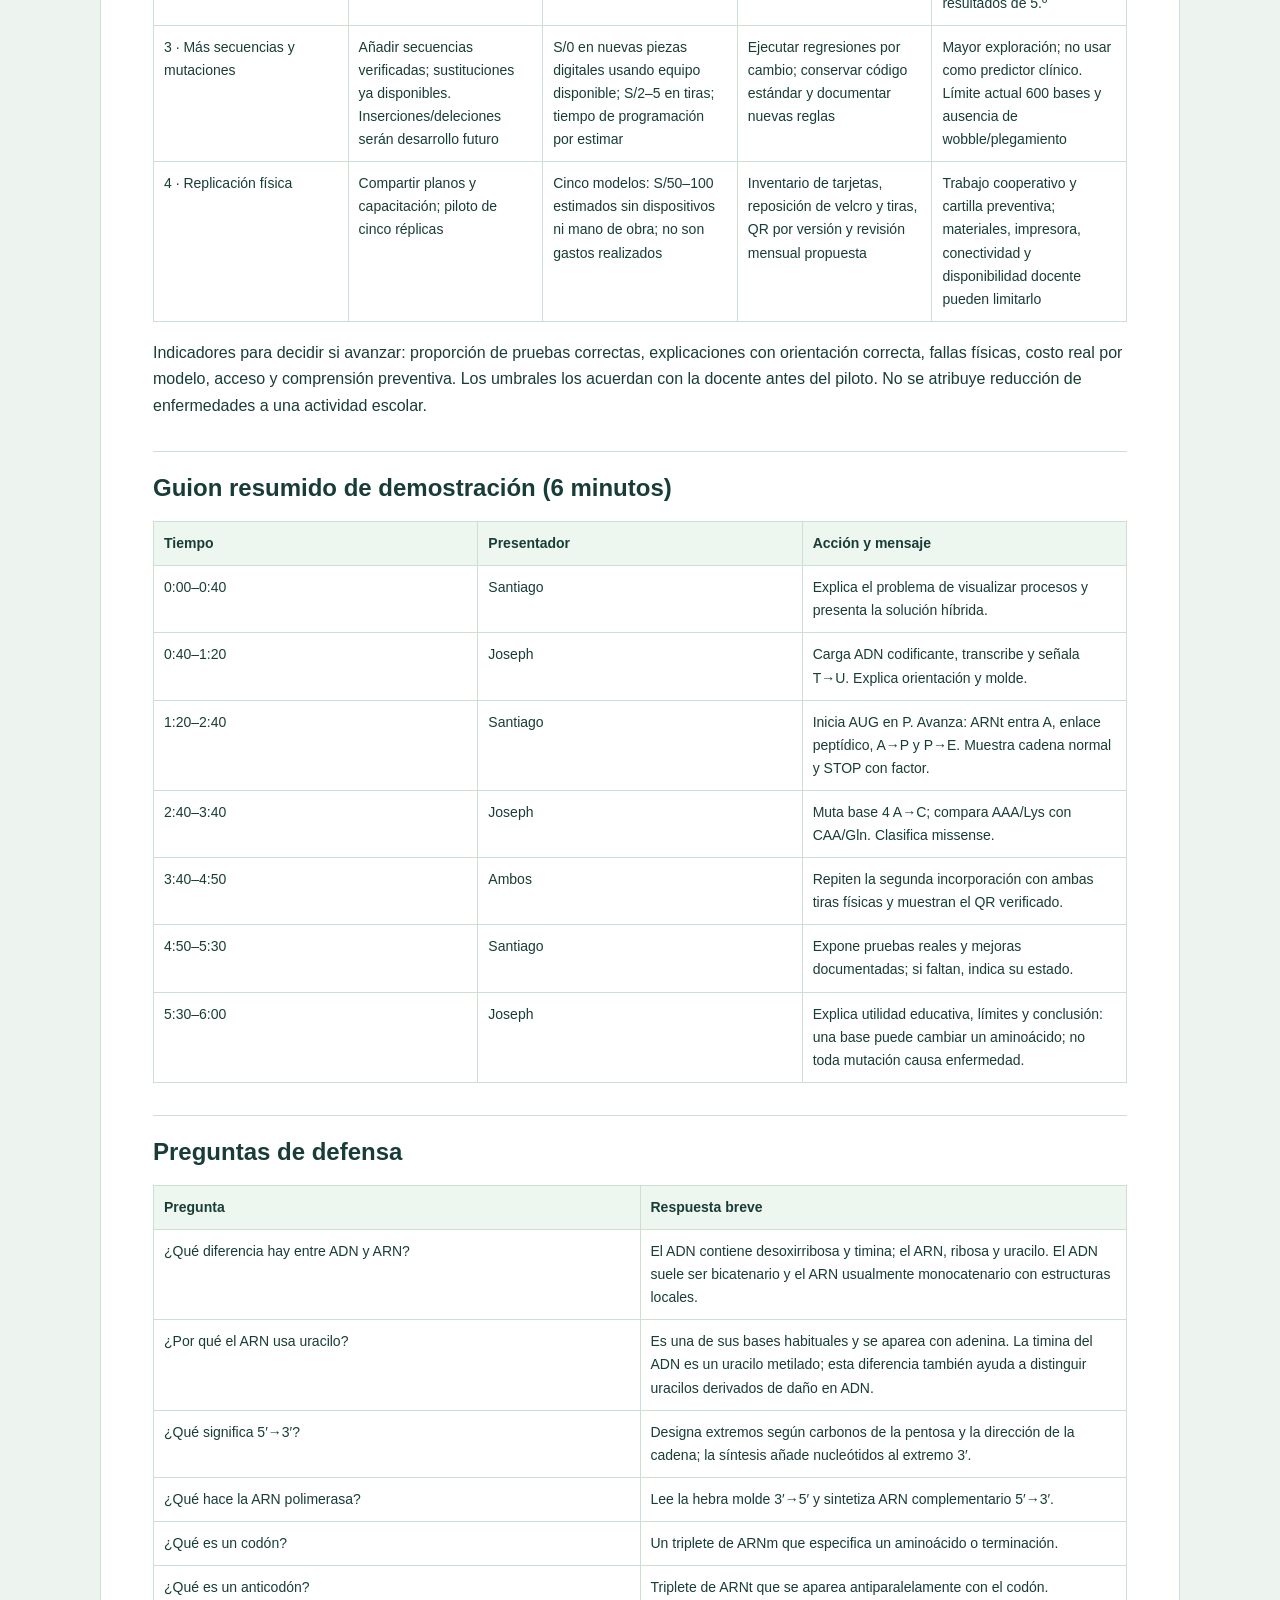
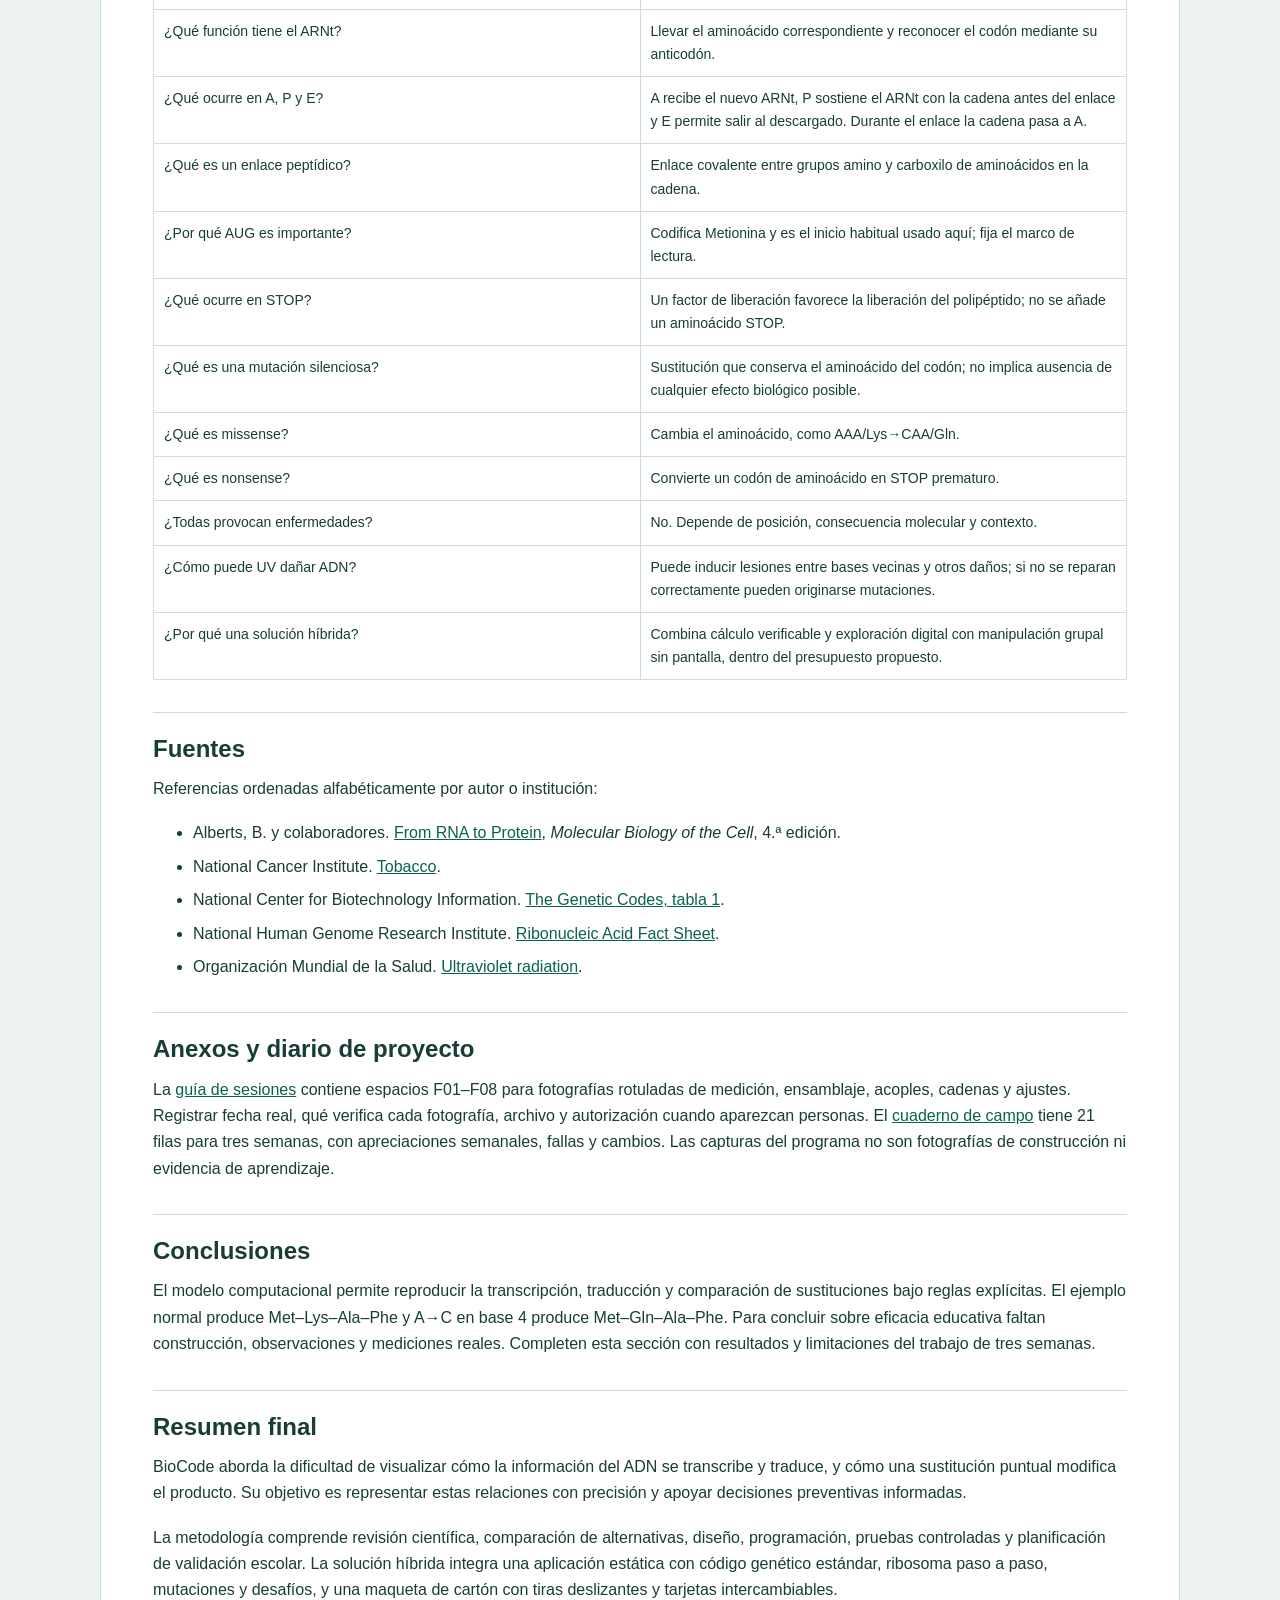
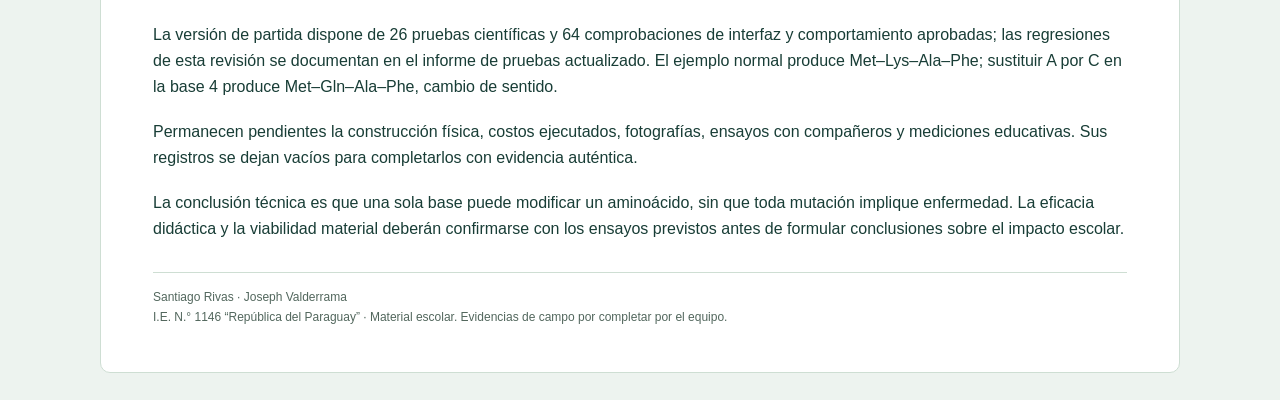
<file: docs/proyecto.html>
<!doctype html><html lang="es"><head><meta charset="utf-8"><meta name="viewport" content="width=device-width,initial-scale=1"><title>BioCode: Simulador Interactivo de Síntesis Proteica y Mutaciones · BioCode</title><link rel="icon" href="../assets/icons/favicon.svg"><link rel="stylesheet" href="documentos.css"><script defer src="documentos.js"></script></head><body><div class="doc-toolbar"><a href="interno.html#documentacion">← BioCode · Documentación</a><button type="button" data-print>Imprimir / Guardar PDF</button></div><main><div class="doc-label">BioCode / Ciencia y Tecnología / 5.º de secundaria</div><h1>BioCode: Simulador Interactivo de Síntesis Proteica y Mutaciones</h1>
<p><strong>Integrantes:</strong> Santiago Rivas y Joseph Valderrama. <strong>Institución:</strong> I.E. N.° 1146 “República del Paraguay”. <strong>Nivel:</strong> 5.º de secundaria. <strong>Área:</strong> Ciencia y Tecnología.</p>
<h2>Problemática</h2>
<p>Se plantea que los estudiantes de 5.º de secundaria pueden presentar dificultades para visualizar cómo la información genética del ADN se transforma en proteínas y cómo una mutación puntual modifica el producto de la traducción. Los esquemas bidimensionales no permiten manipular directamente las relaciones entre ADN, ARNm, codones, ARNt, anticodones, ribosomas y aminoácidos. BioCode propone una solución tecnológica híbrida con un simulador web y un modelo físico manipulable. La magnitud de esta dificultad en el aula debe verificarse; no se ha realizado una encuesta inicial.</p>
<h2>Pregunta tecnológica</h2>
<p>¿Cómo diseñar una solución económica, accesible e interactiva que permita representar correctamente la síntesis proteica y comparar el efecto de una sustitución puntual?</p>
<h2>Objetivo general y objetivos específicos</h2>
<p>Construir una solución híbrida que explique visualmente cómo el ADN se transcribe a ARNm, cómo este se traduce en el ribosoma y cómo una sustitución puede cambiar la cadena.</p>
<ul>
<li>Implementar ambas hebras de ADN con orientación correcta y código estándar de 64 codones.</li>
<li>Representar iniciación, reconocimiento, enlace peptídico, translocación y terminación.</li>
<li>Comparar cadenas normales y mutadas, calculando la clasificación.</li>
<li>Construir una maqueta de bajo costo con piezas móviles y QR.</li>
<li>Validar exactitud técnica, funcionamiento físico y comprensión mediante evidencias reales.</li>
</ul>
<h2>Alternativas y decisión</h2>
<p>Comparación cualitativa de planificación, no resultados experimentales:</p>
<table>
<thead>
<tr>
<th>Criterio</th>
<th>Maqueta estática</th>
<th>Simulador electrónico con circuitos</th>
<th>Solo software</th>
<th>Híbrida seleccionada</th>
</tr>
</thead>
<tbody><tr>
<td>Costo</td>
<td>Bajo</td>
<td>Medio/alto por componentes</td>
<td>Bajo con equipo disponible</td>
<td>Bajo con material reciclado</td>
</tr>
<tr>
<td>Construcción</td>
<td>Sencilla</td>
<td>Requiere montaje y energía</td>
<td>Requiere programación</td>
<td>Requiere programación y cartón</td>
</tr>
<tr>
<td>Interacción</td>
<td>Limitada</td>
<td>Botones y señales</td>
<td>Cambios de secuencia y pasos</td>
<td>Digital y manipulación compartida</td>
</tr>
<tr>
<td>Precisión</td>
<td>Depende del rotulado</td>
<td>Depende de programación y montaje</td>
<td>Reglas verificables</td>
<td>Reglas verificables y control manual</td>
</tr>
<tr>
<td>Mutaciones</td>
<td>Cambiar piezas</td>
<td>Reprogramar o cablear</td>
<td>Cambio inmediato</td>
<td>Comparación en ambos soportes</td>
</tr>
<tr>
<td>Accesibilidad</td>
<td>Sin dispositivo</td>
<td>Necesita energía</td>
<td>Celular o PC; offline local</td>
<td>Alternativa física sin dispositivo</td>
</tr>
<tr>
<td>Impacto educativo esperado</td>
<td>Observación</td>
<td>Relación con electrónica</td>
<td>Exploración individual</td>
<td>Exploración y exposición grupal</td>
</tr>
</tbody></table>
<p>Se selecciona la híbrida porque combina cálculo reproducible, comparación rápida y manipulación sin pantalla, bajo un presupuesto físico objetivo S/10–20. Exige más trabajo que una maqueta estática y su ventaja pedagógica debe medirse, no darse por demostrada.</p>
<h2>Diseño y funcionamiento</h2>
<p>Web estática con HTML5, CSS3 y JavaScript Vanilla. <code>science.js</code> centraliza el código estándar, validación, transcripción, anticodones, traducción, mutaciones y estados del ribosoma. <code>script.js</code> conecta estos resultados a los controles. No hay cuentas, base de datos ni backend. Los registros escolares se guardan localmente en el navegador.</p>
<p>El usuario elige ADN codificante 5′→3′ o molde 3′→5′; la ARN polimerasa produce ARNm 5′→3′. Se explica la maduración eucariota sin simular intrones. Se inicia desde el primer AUG y se lee por tripletes hasta el primer STOP en ese marco. Sin AUG no se inicia; sin STOP se informa fragmento incompleto. La pérdida de inicio y de STOP tienen etiquetas propias. Se distinguen posiciones no traducidas. No se predice enfermedad ni función proteica.</p>
<p>El modelo físico usa base 50 × 30 cm, ribosoma 25 × 15 cm, tiras deslizantes y tarjetas acoplables; véase <a href="modelo-fisico.html">guía completa</a>. Anticodones ideales antiparalelos, sin wobble. AUG es el inicio habitual representado; no se modelan inicios alternativos, factores individuales, energía ni plegamiento.</p>
<h2>Materiales y presupuesto</h2>
<p>Cartón reutilizado, cartulina, EVA opcional, velcro, pegamento, hilo, plumones e impresiones. Asignación estimada: cartulina S/3, EVA S/2, velcro S/3, pegamento S/3, hilo S/1 e impresiones S/2: total S/14. No es una cotización. Equipo y acceso a internet se consideran ya disponibles; registren cualquier costo adicional real. Usen la tabla detallada de la guía para comprobantes.</p>
<h2>Cronograma de tres semanas</h2>
<table>
<thead>
<tr>
<th>Semana</th>
<th>Trabajo</th>
<th>Responsables propuestos</th>
<th>Evidencia a recolectar</th>
</tr>
</thead>
<tbody><tr>
<td>1</td>
<td>Investigación, problema, requisitos, desarrollo inicial y diseño físico</td>
<td>Ambos; Santiago prueba secuencias, Joseph dibuja piezas</td>
<td>Fuentes, boceto con medidas, versión inicial y diagnóstico</td>
</tr>
<tr>
<td>2</td>
<td>Construcción, simulador, integración de mutaciones y primeras pruebas</td>
<td>Ambos; rotar roles de operador y observador</td>
<td>Fotos propias, costos, registros de errores y pruebas</td>
</tr>
<tr>
<td>3</td>
<td>Validación, correcciones, fotos finales, resultados, ensayo de exposición, GitHub Pages y QR</td>
<td>Ambos</td>
<td>Datos antes/después, repetición de pruebas, URL, QR verificado y conclusiones</td>
</tr>
</tbody></table>
<p>Añadan fechas reales al ejecutar el plan. Estas semanas no afirman que el trabajo de campo ya ocurrió.</p>
<h2>Seguridad y sostenibilidad</h2>
<p>Reutilizar cartón limpio, reducir impresiones y separar residuos. Tijeras escolares; cúter y silicona caliente solo con supervisión adulta. Preferir pegamento frío; evitar piezas pequeñas accesibles a niños. Pedir consentimiento para fotografías y no publicar nombres o datos de compañeros encuestados.</p>
<h2>Implementación y registro de mejoras</h2>
<p>Se entrega el software y material de construcción. La construcción física, despliegue y validación con compañeros deben registrarse cuando se realicen.</p>
<table>
<thead>
<tr>
<th>Versión/fecha real</th>
<th>Problema observado</th>
<th>Modificación aplicada</th>
<th>Evidencia de repetición</th>
</tr>
</thead>
<tbody><tr>
<td>Completar</td>
<td>Completar con observación real</td>
<td>Completar</td>
<td>Completar con medida o foto</td>
</tr>
</tbody></table>
<p>Ejemplo de hipótesis de mejora, <strong>no observación medida</strong>: si se confunden codón y anticodón, reforzar etiquetas 5′/3′ y comprobar luego con otra pregunta equivalente. No escribir “mejoró la comprensión” sin comparar datos.</p>
<h2>Validación</h2>
<ol>
<li>Técnica: ejecutar <code>node tests/science.test.cjs</code>, consultar <code>pruebas.md</code> y repetir el recorrido de interfaz.</li>
<li>Física: realizar tres recorridos de cada tira; registrar atascos, acoplamiento y legibilidad a 2 m.</li>
<li>Escolar: invitar voluntariamente a compañeros; asignar códigos anónimos. Aplicar cinco preguntas equivalentes antes y después, sin enseñar la respuesta previamente. Registrar número de participantes y condiciones. El puntaje del juego es práctica individual y no sustituye esta medición.</li>
<li>Calcular precisión de pruebas: correctas / total × 100. Para aprendizaje, comparar puntaje medio antes/después y describir tamaño de muestra; no atribuir causalidad ni generalizar con una muestra pequeña.</li>
</ol>
<table>
<thead>
<tr>
<th>Fecha</th>
<th>Código participante o prueba</th>
<th>Entrada/tarea</th>
<th>Esperado</th>
<th>Observado</th>
<th>Correcto</th>
<th>Mejora</th>
</tr>
</thead>
<tbody><tr>
<td>Por completar</td>
<td></td>
<td></td>
<td></td>
<td></td>
<td></td>
<td></td>
</tr>
</tbody></table>
<h2>Correspondencia con los criterios de nivel Destacado (AD)</h2>
<p>Matriz basada en los criterios de la rúbrica comunicados por el equipo. La calificación corresponde a la docente y requiere evidencia real de ejecución, no solo documentos preparados.</p>
<table>
<thead>
<tr>
<th>Criterio</th>
<th>EVIDENCIA YA DISPONIBLE</th>
<th>EVIDENCIA REAL QUE SANTIAGO Y JOSEPH TODAVÍA DEBEN RECOLECTAR</th>
</tr>
</thead>
<tbody><tr>
<td>Delimitación precisa del problema</td>
<td>Problema enfocado en 5.º, síntesis proteica y sustitución puntual; alcance de 600 bases y código estándar</td>
<td>Diagnóstico anónimo de dificultades concretas del aula y número de participantes</td>
</tr>
<tr>
<td>Variables biomoleculares</td>
<td>ADN/ARNm, orientación, posición/base sustituida, codón, anticodón y cadena; comparación A→C en base 4</td>
<td>Predicciones propias y observaciones en la tabla de validación</td>
</tr>
<tr>
<td>Requerimientos técnicos</td>
<td>Sitio estático, sin cuentas, letras además de colores, entradas validadas y diseño adaptable</td>
<td>Registro de funcionamiento en celulares y PC reales del colegio</td>
</tr>
<tr>
<td>Selección frente a otras alternativas</td>
<td>Matriz de cuatro alternativas y justificación híbrida</td>
<td>Disponibilidad real de dispositivos y materiales que confirme la elección</td>
</tr>
<tr>
<td>Eficiencia</td>
<td>Código genético centralizado; pruebas de 600 bases; reutilización de un solo motor científico</td>
<td>Tiempo por demostración, atascos por recorrido y costo por uso; no hay tiempos medidos aún</td>
</tr>
<tr>
<td>Viabilidad</td>
<td>Guía de montaje, presupuesto previsto S/14 y cronograma de tres semanas</td>
<td>Cotizaciones, comprobantes y tiempo de trabajo real</td>
</tr>
<tr>
<td>Valor didáctico/preventivo</td>
<td>Desafíos, comparación y cartilla con decisiones preventivas y fuentes</td>
<td>Respuestas antes/después y explicación de una decisión preventiva por participantes</td>
</tr>
<tr>
<td>Planos y diagramas detallados</td>
<td>Plano de base 50 × 30 cm, ribosoma 25 × 15 cm, canal 4.5–5 cm y flujo del software</td>
<td>Medidas de piezas fabricadas y fotografías comparadas con el plano</td>
</tr>
<tr>
<td>Planificación y costo-beneficio</td>
<td>Cronograma, roles propuestos, costos y análisis de reutilización</td>
<td>Gastos reales, usos realizados y balance frente a presupuesto</td>
</tr>
<tr>
<td>Prevención de riesgos</td>
<td>Medidas para cortes, adhesivos, piezas pequeñas y privacidad</td>
<td>Lista de seguridad comprobada durante el montaje</td>
</tr>
<tr>
<td>Implementación/programación</td>
<td>Aplicación funcional y motor científico conservado; archivos y pruebas reproducibles</td>
<td>Registro del montaje y explicación propia de las decisiones de implementación</td>
</tr>
<tr>
<td>Validación sistemática</td>
<td>Pruebas automatizadas e informe técnico; tabla editable de ensayos</td>
<td>Observaciones reales, responsables, fecha y repeticiones</td>
</tr>
<tr>
<td>Pruebas controladas</td>
<td>Protocolo: cambiar una base manteniendo longitud, marco y condiciones</td>
<td>Al menos tres repeticiones por tira y registro de condiciones constantes</td>
</tr>
<tr>
<td>Comunicación científica</td>
<td>Sesiones 47–54, orientaciones moleculares, informe, cartilla y guion</td>
<td>Exposición, preguntas recibidas y retroalimentación de la docente</td>
</tr>
<tr>
<td>Impacto en salud celular</td>
<td>Explicación responsable de daño al ADN, reparación y mutación</td>
<td>Evidencia de comprensión preventiva; no se realizan experimentos con exposición a mutágenos</td>
</tr>
<tr>
<td>Impacto escolar/social</td>
<td>Propuesta de uso compartido y alternativa física sin pantalla</td>
<td>Participación anónima, dificultades de acceso y comentarios autorizados</td>
</tr>
<tr>
<td>Escalabilidad</td>
<td>Plan prospectivo de cuatro etapas con costos, mantenimiento y límites</td>
<td>Ensayo piloto de réplica o uso en otro grupo, si se ejecuta</td>
</tr>
</tbody></table>
<h2>Variables y protocolo de pruebas controladas</h2>
<p>Variable manipulada: identidad de una base de ARNm en una posición especificada, como representación del cambio transcrito en ADN. Variables de respuesta: codón, aminoácido, longitud de cadena y clasificación. Constantes: secuencia restante, longitud, código genético, criterio del primer AUG y lectura 5′→3′. La misma sustitución puede tener otra consecuencia en otra posición o marco.</p>
<p>Para comparar soportes, mantengan la misma secuencia, orden de pasos, etiquetas, operador y condiciones de lectura; alternen después el operador y registren ese cambio. Predigan antes de ejecutar, observen sin copiar la predicción, comparen y repitan después de cualquier ajuste. Usen la <a href="validacion-real.html">tabla de validación real</a>; los campos observados están vacíos deliberadamente. No expongan personas, células ni materiales biológicos a radiación o sustancias para este proyecto.</p>
<h2>Costo-beneficio y eficiencia prevista</h2>
<p>El presupuesto físico estimado de S/14 beneficia a varios usuarios mediante tiras reutilizables; con diez usos hipotéticos equivaldría a S/1.40 de material inicial por uso, sin incluir equipo ni trabajo. Es un cálculo prospectivo, no diez usos realizados. La maqueta estática sería más sencilla; la opción híbrida se justifica por permitir sustituciones y pasos repetibles. Registrar costo real dividido entre usos reales, tiempo de demostración y fallas por recorrido permitirá valorar esa ventaja. No se afirma una mejora de aprendizaje o una velocidad superior sin medición.</p>
<h2>Impacto educativo y social</h2>
<p>Se espera favorecer la comprensión al conectar una representación digital con manipulación física. La versión local reduce dependencia de internet después de descargarla. Las explicaciones sobre radiación UV y agentes químicos promueven prevención informada sin asociar automáticamente toda mutación con enfermedad. Los resultados educativos y sociales permanecen como expectativas hasta medirlos.</p>
<h2>Escalabilidad</h2>
<p>Plan prospectivo; las etapas siguientes no se presentan como ejecutadas.</p>
<table>
<thead>
<tr>
<th>Etapa</th>
<th>Uso y condiciones</th>
<th>Costos y materiales aproximados</th>
<th>Mantenimiento y acceso</th>
<th>Impacto esperado y limitaciones</th>
</tr>
</thead>
<tbody><tr>
<td>1 · 5.º de secundaria</td>
<td>Un equipo con el ejemplo normal y tres sustituciones</td>
<td>S/10–20 para una maqueta; cartón, velcro y tiras. Dispositivo disponible aparte</td>
<td>Revisar riel y etiquetas antes de cada uso; QR cuando exista URL pública; copia local sin internet</td>
<td>Comprensión de codón/anticodón y decisiones frente a UV; confirmar con registros reales</td>
</tr>
<tr>
<td>2 · Otros grados</td>
<td>Adaptar vocabulario y profundidad con cada docente; pilotar un grupo</td>
<td>Reutilizar maqueta; reservar S/2–5 para nuevas tarjetas, estimación sin cotizar</td>
<td>Versionar fichas por grado; mismo QR y material impreso para quien no tenga dispositivo</td>
<td>Acceso progresivo a biología molecular; requiere acompañamiento, no trasladar automáticamente resultados de 5.º</td>
</tr>
<tr>
<td>3 · Más secuencias y mutaciones</td>
<td>Añadir secuencias verificadas; sustituciones ya disponibles. Inserciones/deleciones serán desarrollo futuro</td>
<td>S/0 en nuevas piezas digitales usando equipo disponible; S/2–5 en tiras; tiempo de programación por estimar</td>
<td>Ejecutar regresiones por cambio; conservar código estándar y documentar nuevas reglas</td>
<td>Mayor exploración; no usar como predictor clínico. Límite actual 600 bases y ausencia de wobble/plegamiento</td>
</tr>
<tr>
<td>4 · Replicación física</td>
<td>Compartir planos y capacitación; piloto de cinco réplicas</td>
<td>Cinco modelos: S/50–100 estimados sin dispositivos ni mano de obra; no son gastos realizados</td>
<td>Inventario de tarjetas, reposición de velcro y tiras, QR por versión y revisión mensual propuesta</td>
<td>Trabajo cooperativo y cartilla preventiva; materiales, impresora, conectividad y disponibilidad docente pueden limitarlo</td>
</tr>
</tbody></table>
<p>Indicadores para decidir si avanzar: proporción de pruebas correctas, explicaciones con orientación correcta, fallas físicas, costo real por modelo, acceso y comprensión preventiva. Los umbrales los acuerdan con la docente antes del piloto. No se atribuye reducción de enfermedades a una actividad escolar.</p>
<h2>Guion resumido de demostración (6 minutos)</h2>
<table>
<thead>
<tr>
<th>Tiempo</th>
<th>Presentador</th>
<th>Acción y mensaje</th>
</tr>
</thead>
<tbody><tr>
<td>0:00–0:40</td>
<td>Santiago</td>
<td>Explica el problema de visualizar procesos y presenta la solución híbrida.</td>
</tr>
<tr>
<td>0:40–1:20</td>
<td>Joseph</td>
<td>Carga ADN codificante, transcribe y señala T→U. Explica orientación y molde.</td>
</tr>
<tr>
<td>1:20–2:40</td>
<td>Santiago</td>
<td>Inicia AUG en P. Avanza: ARNt entra A, enlace peptídico, A→P y P→E. Muestra cadena normal y STOP con factor.</td>
</tr>
<tr>
<td>2:40–3:40</td>
<td>Joseph</td>
<td>Muta base 4 A→C; compara AAA/Lys con CAA/Gln. Clasifica missense.</td>
</tr>
<tr>
<td>3:40–4:50</td>
<td>Ambos</td>
<td>Repiten la segunda incorporación con ambas tiras físicas y muestran el QR verificado.</td>
</tr>
<tr>
<td>4:50–5:30</td>
<td>Santiago</td>
<td>Expone pruebas reales y mejoras documentadas; si faltan, indica su estado.</td>
</tr>
<tr>
<td>5:30–6:00</td>
<td>Joseph</td>
<td>Explica utilidad educativa, límites y conclusión: una base puede cambiar un aminoácido; no toda mutación causa enfermedad.</td>
</tr>
</tbody></table>
<h2>Preguntas de defensa</h2>
<table>
<thead>
<tr>
<th>Pregunta</th>
<th>Respuesta breve</th>
</tr>
</thead>
<tbody><tr>
<td>¿Qué diferencia hay entre ADN y ARN?</td>
<td>El ADN contiene desoxirribosa y timina; el ARN, ribosa y uracilo. El ADN suele ser bicatenario y el ARN usualmente monocatenario con estructuras locales.</td>
</tr>
<tr>
<td>¿Por qué el ARN usa uracilo?</td>
<td>Es una de sus bases habituales y se aparea con adenina. La timina del ADN es un uracilo metilado; esta diferencia también ayuda a distinguir uracilos derivados de daño en ADN.</td>
</tr>
<tr>
<td>¿Qué significa 5′→3′?</td>
<td>Designa extremos según carbonos de la pentosa y la dirección de la cadena; la síntesis añade nucleótidos al extremo 3′.</td>
</tr>
<tr>
<td>¿Qué hace la ARN polimerasa?</td>
<td>Lee la hebra molde 3′→5′ y sintetiza ARN complementario 5′→3′.</td>
</tr>
<tr>
<td>¿Qué es un codón?</td>
<td>Un triplete de ARNm que especifica un aminoácido o terminación.</td>
</tr>
<tr>
<td>¿Qué es un anticodón?</td>
<td>Triplete de ARNt que se aparea antiparalelamente con el codón.</td>
</tr>
<tr>
<td>¿Qué función tiene el ARNt?</td>
<td>Llevar el aminoácido correspondiente y reconocer el codón mediante su anticodón.</td>
</tr>
<tr>
<td>¿Qué ocurre en A, P y E?</td>
<td>A recibe el nuevo ARNt, P sostiene el ARNt con la cadena antes del enlace y E permite salir al descargado. Durante el enlace la cadena pasa a A.</td>
</tr>
<tr>
<td>¿Qué es un enlace peptídico?</td>
<td>Enlace covalente entre grupos amino y carboxilo de aminoácidos en la cadena.</td>
</tr>
<tr>
<td>¿Por qué AUG es importante?</td>
<td>Codifica Metionina y es el inicio habitual usado aquí; fija el marco de lectura.</td>
</tr>
<tr>
<td>¿Qué ocurre en STOP?</td>
<td>Un factor de liberación favorece la liberación del polipéptido; no se añade un aminoácido STOP.</td>
</tr>
<tr>
<td>¿Qué es una mutación silenciosa?</td>
<td>Sustitución que conserva el aminoácido del codón; no implica ausencia de cualquier efecto biológico posible.</td>
</tr>
<tr>
<td>¿Qué es missense?</td>
<td>Cambia el aminoácido, como AAA/Lys→CAA/Gln.</td>
</tr>
<tr>
<td>¿Qué es nonsense?</td>
<td>Convierte un codón de aminoácido en STOP prematuro.</td>
</tr>
<tr>
<td>¿Todas provocan enfermedades?</td>
<td>No. Depende de posición, consecuencia molecular y contexto.</td>
</tr>
<tr>
<td>¿Cómo puede UV dañar ADN?</td>
<td>Puede inducir lesiones entre bases vecinas y otros daños; si no se reparan correctamente pueden originarse mutaciones.</td>
</tr>
<tr>
<td>¿Por qué una solución híbrida?</td>
<td>Combina cálculo verificable y exploración digital con manipulación grupal sin pantalla, dentro del presupuesto propuesto.</td>
</tr>
</tbody></table>
<h2>Fuentes</h2>
<p>Referencias ordenadas alfabéticamente por autor o institución:</p>
<ul>
<li>Alberts, B. y colaboradores. <a href="https://www.ncbi.nlm.nih.gov/books/NBK26829/">From RNA to Protein</a>, <em>Molecular Biology of the Cell</em>, 4.ª edición.</li>
<li>National Cancer Institute. <a href="https://www.cancer.gov/about-cancer/causes-prevention/risk/tobacco">Tobacco</a>.</li>
<li>National Center for Biotechnology Information. <a href="https://www.ncbi.nlm.nih.gov/Taxonomy/Utils/wprintgc.cgi">The Genetic Codes, tabla 1</a>.</li>
<li>National Human Genome Research Institute. <a href="https://www.genome.gov/about-genomics/educational-resources/fact-sheets/ribonucleic-acid-fact-sheet">Ribonucleic Acid Fact Sheet</a>.</li>
<li>Organización Mundial de la Salud. <a href="https://www.who.int/news-room/fact-sheets/detail/ultraviolet-radiation">Ultraviolet radiation</a>.</li>
</ul>
<h2>Anexos y diario de proyecto</h2>
<p>La <a href="sesiones-47-54.html">guía de sesiones</a> contiene espacios F01–F08 para fotografías rotuladas de medición, ensamblaje, acoples, cadenas y ajustes. Registrar fecha real, qué verifica cada fotografía, archivo y autorización cuando aparezcan personas. El <a href="cuaderno-campo.html">cuaderno de campo</a> tiene 21 filas para tres semanas, con apreciaciones semanales, fallas y cambios. Las capturas del programa no son fotografías de construcción ni evidencia de aprendizaje.</p>
<h2>Conclusiones</h2>
<p>El modelo computacional permite reproducir la transcripción, traducción y comparación de sustituciones bajo reglas explícitas. El ejemplo normal produce Met–Lys–Ala–Phe y A→C en base 4 produce Met–Gln–Ala–Phe. Para concluir sobre eficacia educativa faltan construcción, observaciones y mediciones reales. Completen esta sección con resultados y limitaciones del trabajo de tres semanas.</p>
<h2>Resumen final</h2>
<p>BioCode aborda la dificultad de visualizar cómo la información del ADN se transcribe y traduce, y cómo una sustitución puntual modifica el producto. Su objetivo es representar estas relaciones con precisión y apoyar decisiones preventivas informadas.</p>
<p>La metodología comprende revisión científica, comparación de alternativas, diseño, programación, pruebas controladas y planificación de validación escolar. La solución híbrida integra una aplicación estática con código genético estándar, ribosoma paso a paso, mutaciones y desafíos, y una maqueta de cartón con tiras deslizantes y tarjetas intercambiables.</p>
<p>La versión de partida dispone de 26 pruebas científicas y 64 comprobaciones de interfaz y comportamiento aprobadas; las regresiones de esta revisión se documentan en el informe de pruebas actualizado. El ejemplo normal produce Met–Lys–Ala–Phe; sustituir A por C en la base 4 produce Met–Gln–Ala–Phe, cambio de sentido.</p>
<p>Permanecen pendientes la construcción física, costos ejecutados, fotografías, ensayos con compañeros y mediciones educativas. Sus registros se dejan vacíos para completarlos con evidencia auténtica.</p>
<p>La conclusión técnica es que una sola base puede modificar un aminoácido, sin que toda mutación implique enfermedad. La eficacia didáctica y la viabilidad material deberán confirmarse con los ensayos previstos antes de formular conclusiones sobre el impacto escolar.</p>
<footer>Santiago Rivas · Joseph Valderrama<br>I.E. N.° 1146 “República del Paraguay” · Material escolar. Evidencias de campo por completar por el equipo.</footer></main></body></html>
</file>
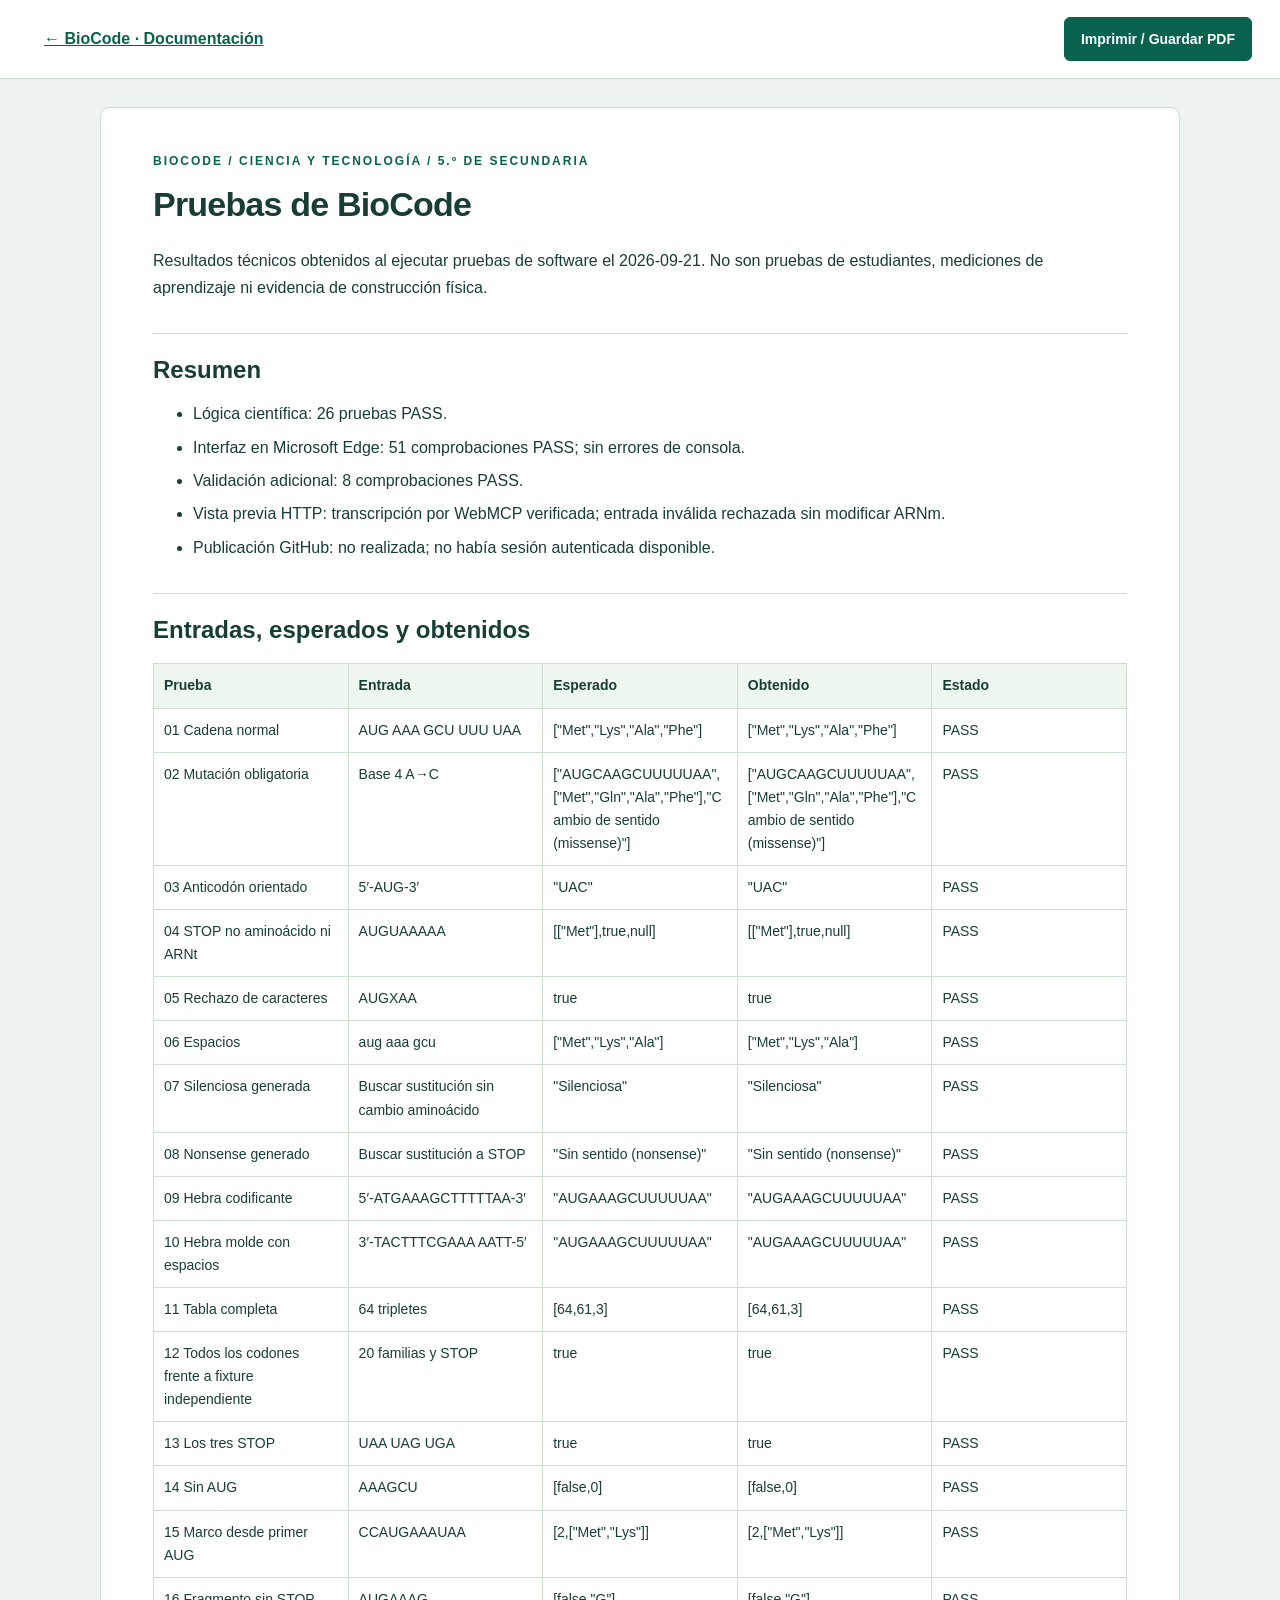
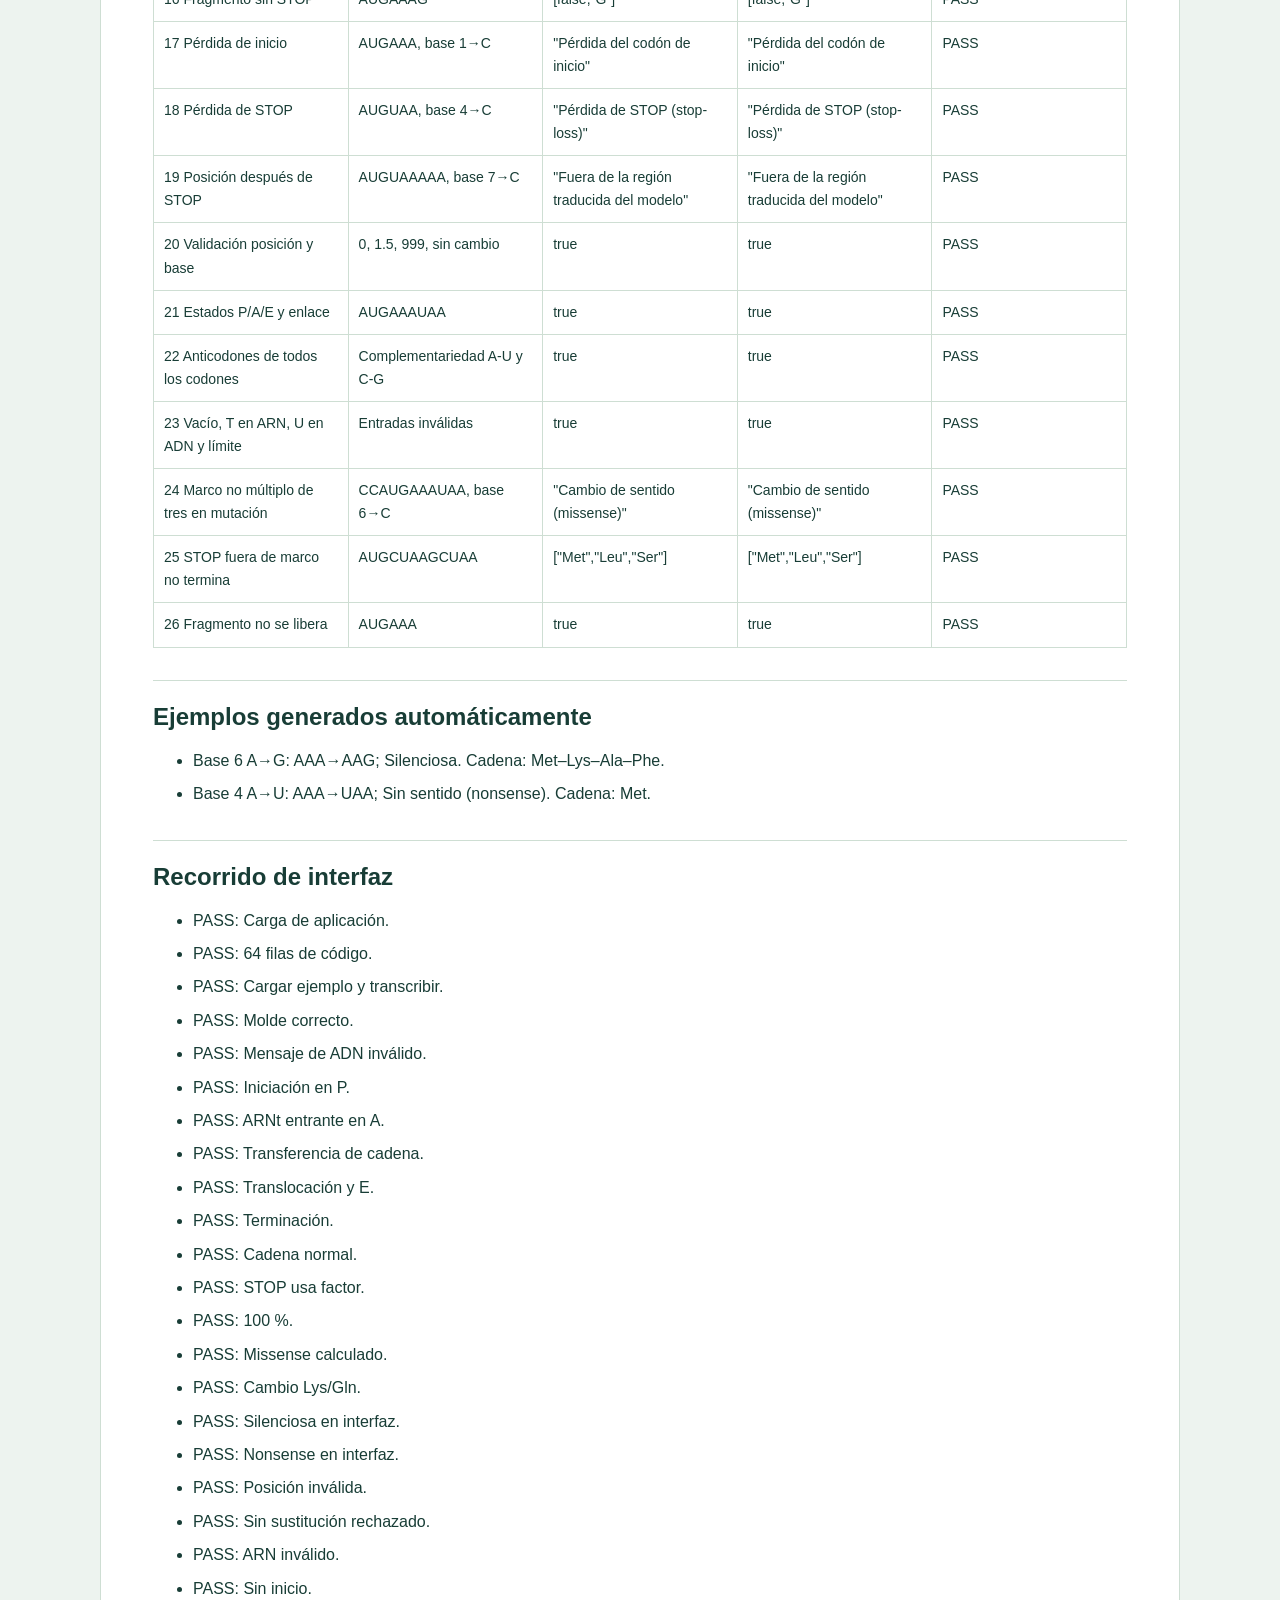
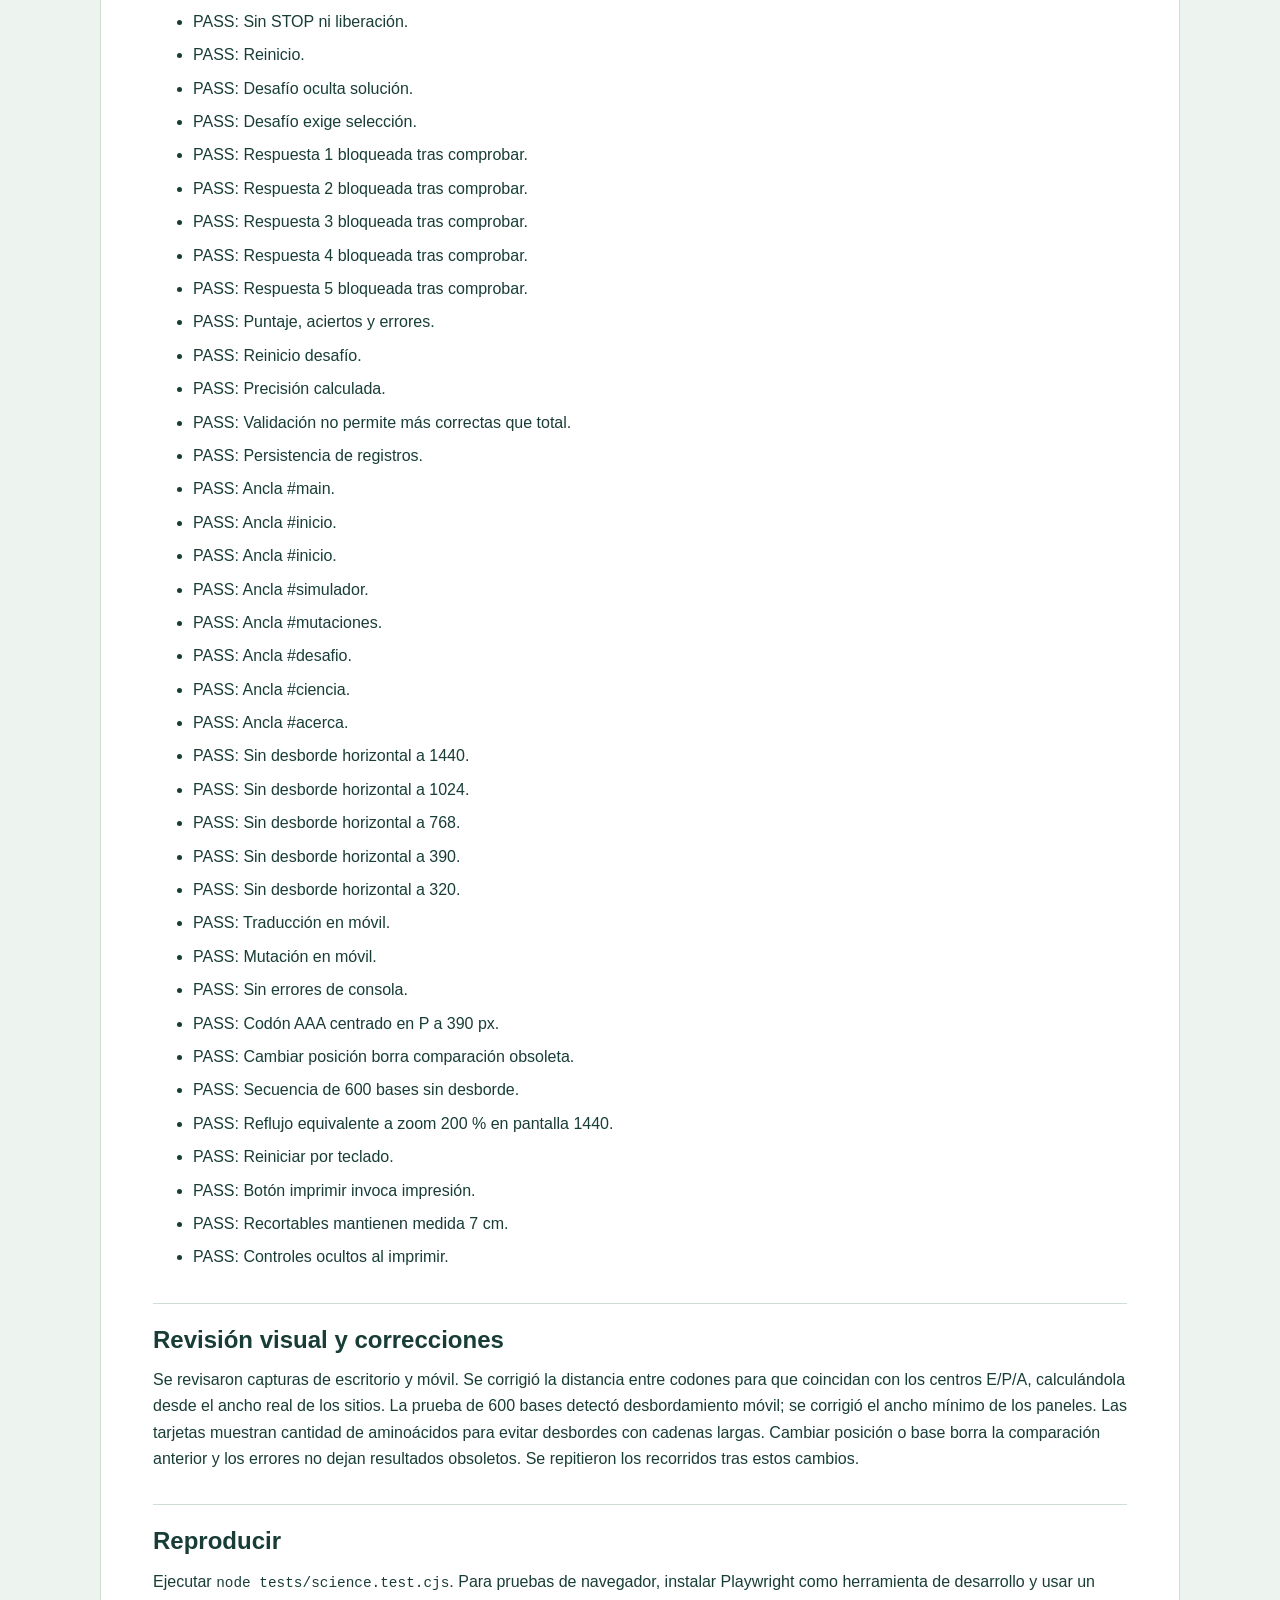
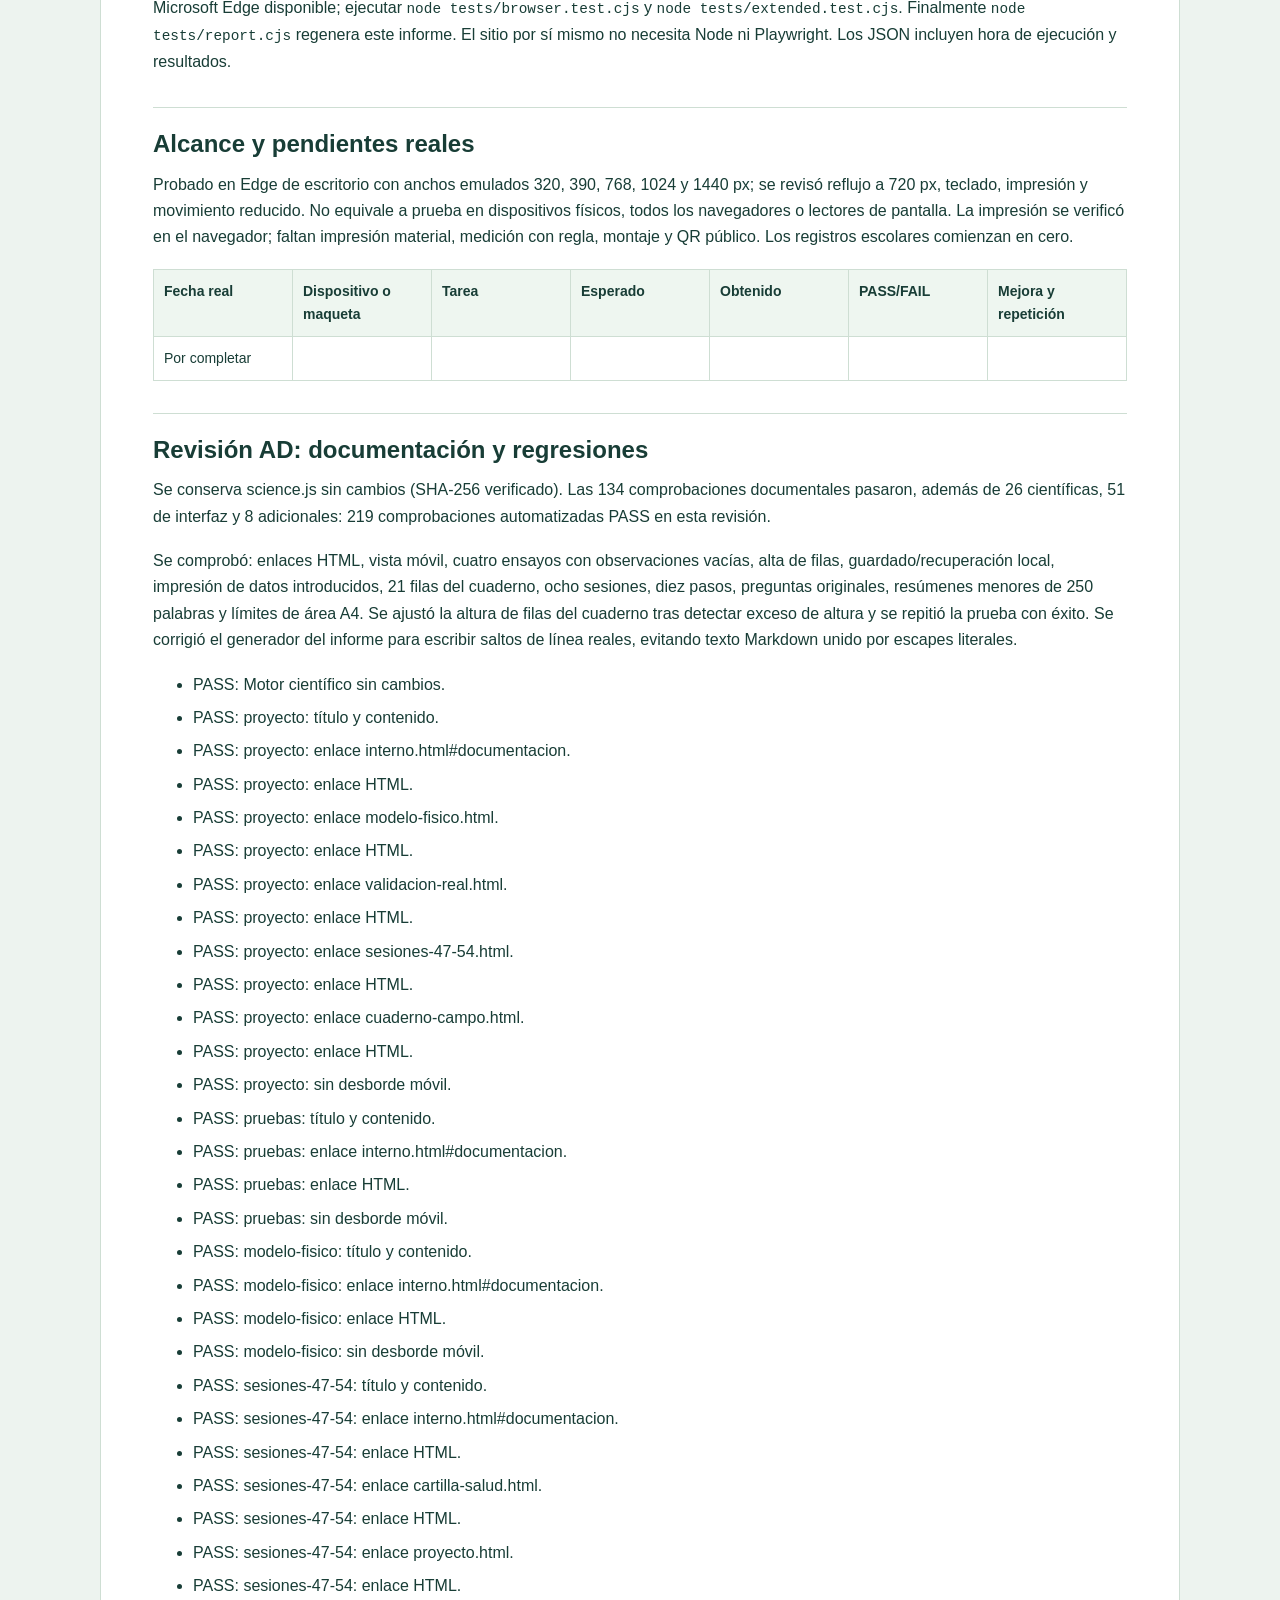
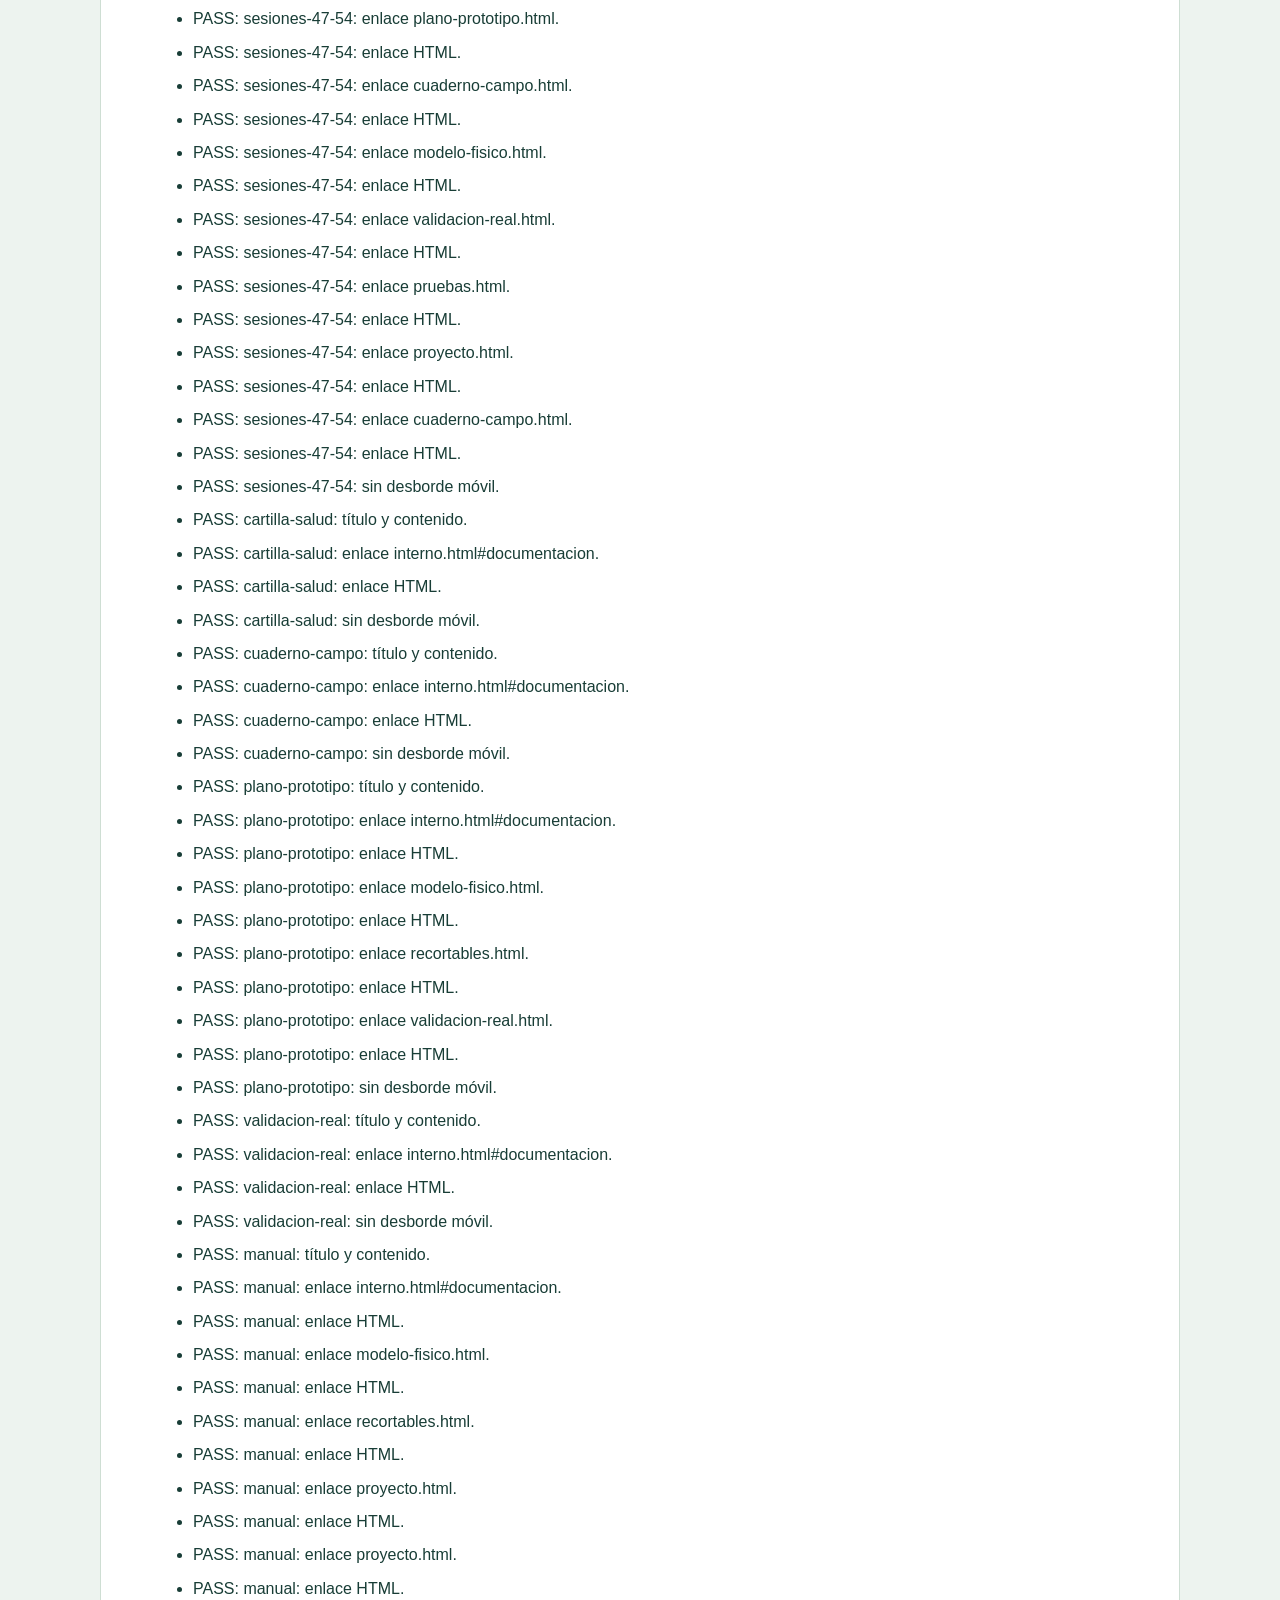
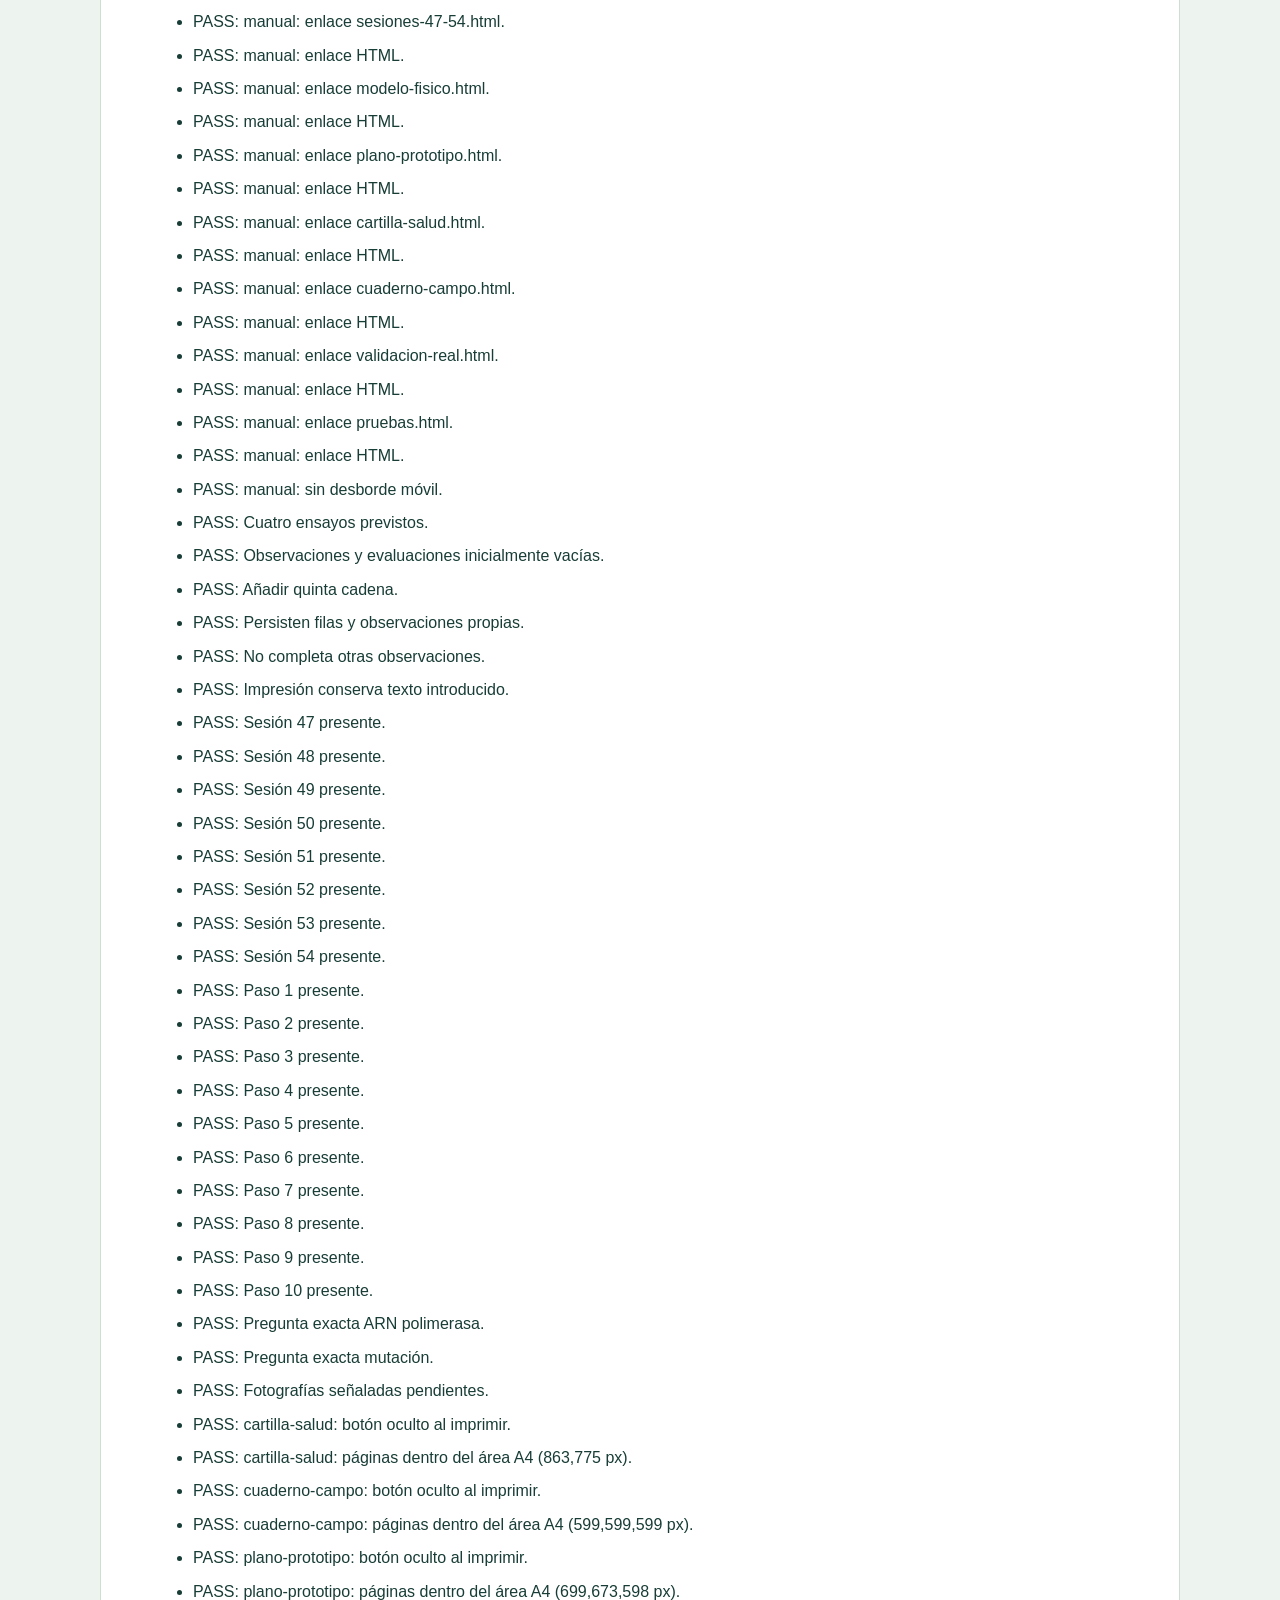
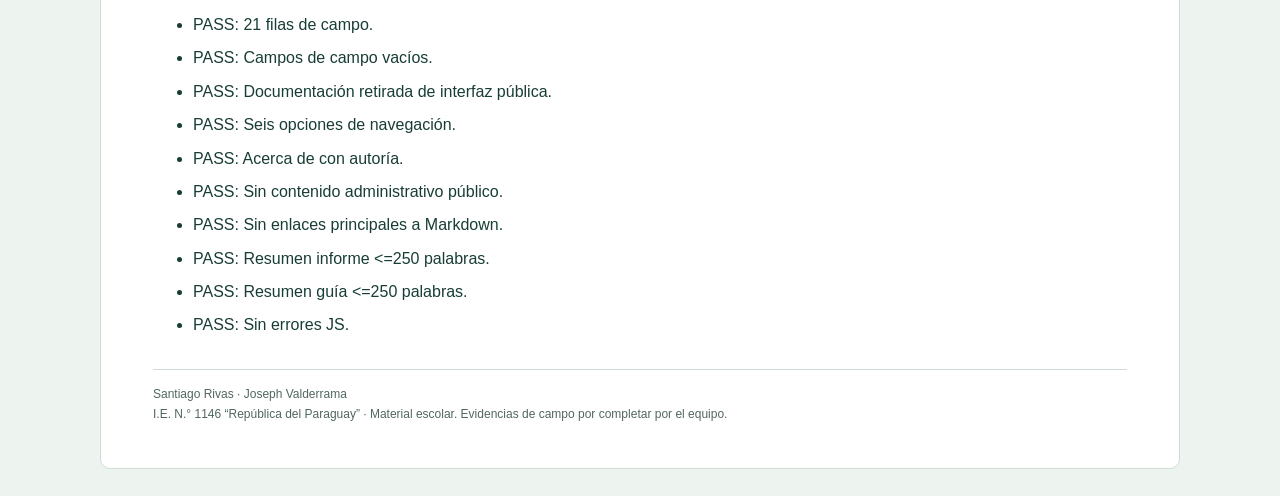
<file: docs/pruebas.html>
<!doctype html><html lang="es"><head><meta charset="utf-8"><meta name="viewport" content="width=device-width,initial-scale=1"><title>Pruebas de BioCode · BioCode</title><link rel="icon" href="../assets/icons/favicon.svg"><link rel="stylesheet" href="documentos.css"><script defer src="documentos.js"></script></head><body><div class="doc-toolbar"><a href="interno.html#documentacion">← BioCode · Documentación</a><button type="button" data-print>Imprimir / Guardar PDF</button></div><main><div class="doc-label">BioCode / Ciencia y Tecnología / 5.º de secundaria</div><h1>Pruebas de BioCode</h1>
<p>Resultados técnicos obtenidos al ejecutar pruebas de software el 2026-09-21. No son pruebas de estudiantes, mediciones de aprendizaje ni evidencia de construcción física.</p>
<h2>Resumen</h2>
<ul>
<li>Lógica científica: 26 pruebas PASS.</li>
<li>Interfaz en Microsoft Edge: 51 comprobaciones PASS; sin errores de consola.</li>
<li>Validación adicional: 8 comprobaciones PASS.</li>
<li>Vista previa HTTP: transcripción por WebMCP verificada; entrada inválida rechazada sin modificar ARNm.</li>
<li>Publicación GitHub: no realizada; no había sesión autenticada disponible.</li>
</ul>
<h2>Entradas, esperados y obtenidos</h2>
<table>
<thead>
<tr>
<th>Prueba</th>
<th>Entrada</th>
<th>Esperado</th>
<th>Obtenido</th>
<th>Estado</th>
</tr>
</thead>
<tbody><tr>
<td>01 Cadena normal</td>
<td>AUG AAA GCU UUU UAA</td>
<td>[&quot;Met&quot;,&quot;Lys&quot;,&quot;Ala&quot;,&quot;Phe&quot;]</td>
<td>[&quot;Met&quot;,&quot;Lys&quot;,&quot;Ala&quot;,&quot;Phe&quot;]</td>
<td>PASS</td>
</tr>
<tr>
<td>02 Mutación obligatoria</td>
<td>Base 4 A→C</td>
<td>[&quot;AUGCAAGCUUUUUAA&quot;,[&quot;Met&quot;,&quot;Gln&quot;,&quot;Ala&quot;,&quot;Phe&quot;],&quot;Cambio de sentido (missense)&quot;]</td>
<td>[&quot;AUGCAAGCUUUUUAA&quot;,[&quot;Met&quot;,&quot;Gln&quot;,&quot;Ala&quot;,&quot;Phe&quot;],&quot;Cambio de sentido (missense)&quot;]</td>
<td>PASS</td>
</tr>
<tr>
<td>03 Anticodón orientado</td>
<td>5′-AUG-3′</td>
<td>&quot;UAC&quot;</td>
<td>&quot;UAC&quot;</td>
<td>PASS</td>
</tr>
<tr>
<td>04 STOP no aminoácido ni ARNt</td>
<td>AUGUAAAAA</td>
<td>[[&quot;Met&quot;],true,null]</td>
<td>[[&quot;Met&quot;],true,null]</td>
<td>PASS</td>
</tr>
<tr>
<td>05 Rechazo de caracteres</td>
<td>AUGXAA</td>
<td>true</td>
<td>true</td>
<td>PASS</td>
</tr>
<tr>
<td>06 Espacios</td>
<td>aug aaa gcu</td>
<td>[&quot;Met&quot;,&quot;Lys&quot;,&quot;Ala&quot;]</td>
<td>[&quot;Met&quot;,&quot;Lys&quot;,&quot;Ala&quot;]</td>
<td>PASS</td>
</tr>
<tr>
<td>07 Silenciosa generada</td>
<td>Buscar sustitución sin cambio aminoácido</td>
<td>&quot;Silenciosa&quot;</td>
<td>&quot;Silenciosa&quot;</td>
<td>PASS</td>
</tr>
<tr>
<td>08 Nonsense generado</td>
<td>Buscar sustitución a STOP</td>
<td>&quot;Sin sentido (nonsense)&quot;</td>
<td>&quot;Sin sentido (nonsense)&quot;</td>
<td>PASS</td>
</tr>
<tr>
<td>09 Hebra codificante</td>
<td>5′-ATGAAAGCTTTTTAA-3′</td>
<td>&quot;AUGAAAGCUUUUUAA&quot;</td>
<td>&quot;AUGAAAGCUUUUUAA&quot;</td>
<td>PASS</td>
</tr>
<tr>
<td>10 Hebra molde con espacios</td>
<td>3′-TACTTTCGAAA AATT-5′</td>
<td>&quot;AUGAAAGCUUUUUAA&quot;</td>
<td>&quot;AUGAAAGCUUUUUAA&quot;</td>
<td>PASS</td>
</tr>
<tr>
<td>11 Tabla completa</td>
<td>64 tripletes</td>
<td>[64,61,3]</td>
<td>[64,61,3]</td>
<td>PASS</td>
</tr>
<tr>
<td>12 Todos los codones frente a fixture independiente</td>
<td>20 familias y STOP</td>
<td>true</td>
<td>true</td>
<td>PASS</td>
</tr>
<tr>
<td>13 Los tres STOP</td>
<td>UAA UAG UGA</td>
<td>true</td>
<td>true</td>
<td>PASS</td>
</tr>
<tr>
<td>14 Sin AUG</td>
<td>AAAGCU</td>
<td>[false,0]</td>
<td>[false,0]</td>
<td>PASS</td>
</tr>
<tr>
<td>15 Marco desde primer AUG</td>
<td>CCAUGAAAUAA</td>
<td>[2,[&quot;Met&quot;,&quot;Lys&quot;]]</td>
<td>[2,[&quot;Met&quot;,&quot;Lys&quot;]]</td>
<td>PASS</td>
</tr>
<tr>
<td>16 Fragmento sin STOP</td>
<td>AUGAAAG</td>
<td>[false,&quot;G&quot;]</td>
<td>[false,&quot;G&quot;]</td>
<td>PASS</td>
</tr>
<tr>
<td>17 Pérdida de inicio</td>
<td>AUGAAA, base 1→C</td>
<td>&quot;Pérdida del codón de inicio&quot;</td>
<td>&quot;Pérdida del codón de inicio&quot;</td>
<td>PASS</td>
</tr>
<tr>
<td>18 Pérdida de STOP</td>
<td>AUGUAA, base 4→C</td>
<td>&quot;Pérdida de STOP (stop-loss)&quot;</td>
<td>&quot;Pérdida de STOP (stop-loss)&quot;</td>
<td>PASS</td>
</tr>
<tr>
<td>19 Posición después de STOP</td>
<td>AUGUAAAAA, base 7→C</td>
<td>&quot;Fuera de la región traducida del modelo&quot;</td>
<td>&quot;Fuera de la región traducida del modelo&quot;</td>
<td>PASS</td>
</tr>
<tr>
<td>20 Validación posición y base</td>
<td>0, 1.5, 999, sin cambio</td>
<td>true</td>
<td>true</td>
<td>PASS</td>
</tr>
<tr>
<td>21 Estados P/A/E y enlace</td>
<td>AUGAAAUAA</td>
<td>true</td>
<td>true</td>
<td>PASS</td>
</tr>
<tr>
<td>22 Anticodones de todos los codones</td>
<td>Complementariedad A-U y C-G</td>
<td>true</td>
<td>true</td>
<td>PASS</td>
</tr>
<tr>
<td>23 Vacío, T en ARN, U en ADN y límite</td>
<td>Entradas inválidas</td>
<td>true</td>
<td>true</td>
<td>PASS</td>
</tr>
<tr>
<td>24 Marco no múltiplo de tres en mutación</td>
<td>CCAUGAAAUAA, base 6→C</td>
<td>&quot;Cambio de sentido (missense)&quot;</td>
<td>&quot;Cambio de sentido (missense)&quot;</td>
<td>PASS</td>
</tr>
<tr>
<td>25 STOP fuera de marco no termina</td>
<td>AUGCUAAGCUAA</td>
<td>[&quot;Met&quot;,&quot;Leu&quot;,&quot;Ser&quot;]</td>
<td>[&quot;Met&quot;,&quot;Leu&quot;,&quot;Ser&quot;]</td>
<td>PASS</td>
</tr>
<tr>
<td>26 Fragmento no se libera</td>
<td>AUGAAA</td>
<td>true</td>
<td>true</td>
<td>PASS</td>
</tr>
</tbody></table>
<h2>Ejemplos generados automáticamente</h2>
<ul>
<li>Base 6 A→G: AAA→AAG; Silenciosa. Cadena: Met–Lys–Ala–Phe.</li>
<li>Base 4 A→U: AAA→UAA; Sin sentido (nonsense). Cadena: Met.</li>
</ul>
<h2>Recorrido de interfaz</h2>
<ul>
<li>PASS: Carga de aplicación.</li>
<li>PASS: 64 filas de código.</li>
<li>PASS: Cargar ejemplo y transcribir.</li>
<li>PASS: Molde correcto.</li>
<li>PASS: Mensaje de ADN inválido.</li>
<li>PASS: Iniciación en P.</li>
<li>PASS: ARNt entrante en A.</li>
<li>PASS: Transferencia de cadena.</li>
<li>PASS: Translocación y E.</li>
<li>PASS: Terminación.</li>
<li>PASS: Cadena normal.</li>
<li>PASS: STOP usa factor.</li>
<li>PASS: 100 %.</li>
<li>PASS: Missense calculado.</li>
<li>PASS: Cambio Lys/Gln.</li>
<li>PASS: Silenciosa en interfaz.</li>
<li>PASS: Nonsense en interfaz.</li>
<li>PASS: Posición inválida.</li>
<li>PASS: Sin sustitución rechazado.</li>
<li>PASS: ARN inválido.</li>
<li>PASS: Sin inicio.</li>
<li>PASS: Sin STOP ni liberación.</li>
<li>PASS: Reinicio.</li>
<li>PASS: Desafío oculta solución.</li>
<li>PASS: Desafío exige selección.</li>
<li>PASS: Respuesta 1 bloqueada tras comprobar.</li>
<li>PASS: Respuesta 2 bloqueada tras comprobar.</li>
<li>PASS: Respuesta 3 bloqueada tras comprobar.</li>
<li>PASS: Respuesta 4 bloqueada tras comprobar.</li>
<li>PASS: Respuesta 5 bloqueada tras comprobar.</li>
<li>PASS: Puntaje, aciertos y errores.</li>
<li>PASS: Reinicio desafío.</li>
<li>PASS: Precisión calculada.</li>
<li>PASS: Validación no permite más correctas que total.</li>
<li>PASS: Persistencia de registros.</li>
<li>PASS: Ancla #main.</li>
<li>PASS: Ancla #inicio.</li>
<li>PASS: Ancla #inicio.</li>
<li>PASS: Ancla #simulador.</li>
<li>PASS: Ancla #mutaciones.</li>
<li>PASS: Ancla #desafio.</li>
<li>PASS: Ancla #ciencia.</li>
<li>PASS: Ancla #acerca.</li>
<li>PASS: Sin desborde horizontal a 1440.</li>
<li>PASS: Sin desborde horizontal a 1024.</li>
<li>PASS: Sin desborde horizontal a 768.</li>
<li>PASS: Sin desborde horizontal a 390.</li>
<li>PASS: Sin desborde horizontal a 320.</li>
<li>PASS: Traducción en móvil.</li>
<li>PASS: Mutación en móvil.</li>
<li>PASS: Sin errores de consola.</li>
<li>PASS: Codón AAA centrado en P a 390 px.</li>
<li>PASS: Cambiar posición borra comparación obsoleta.</li>
<li>PASS: Secuencia de 600 bases sin desborde.</li>
<li>PASS: Reflujo equivalente a zoom 200 % en pantalla 1440.</li>
<li>PASS: Reiniciar por teclado.</li>
<li>PASS: Botón imprimir invoca impresión.</li>
<li>PASS: Recortables mantienen medida 7 cm.</li>
<li>PASS: Controles ocultos al imprimir.</li>
</ul>
<h2>Revisión visual y correcciones</h2>
<p>Se revisaron capturas de escritorio y móvil. Se corrigió la distancia entre codones para que coincidan con los centros E/P/A, calculándola desde el ancho real de los sitios. La prueba de 600 bases detectó desbordamiento móvil; se corrigió el ancho mínimo de los paneles. Las tarjetas muestran cantidad de aminoácidos para evitar desbordes con cadenas largas. Cambiar posición o base borra la comparación anterior y los errores no dejan resultados obsoletos. Se repitieron los recorridos tras estos cambios.</p>
<h2>Reproducir</h2>
<p>Ejecutar <code>node tests/science.test.cjs</code>. Para pruebas de navegador, instalar Playwright como herramienta de desarrollo y usar un Microsoft Edge disponible; ejecutar <code>node tests/browser.test.cjs</code> y <code>node tests/extended.test.cjs</code>. Finalmente <code>node tests/report.cjs</code> regenera este informe. El sitio por sí mismo no necesita Node ni Playwright. Los JSON incluyen hora de ejecución y resultados.</p>
<h2>Alcance y pendientes reales</h2>
<p>Probado en Edge de escritorio con anchos emulados 320, 390, 768, 1024 y 1440 px; se revisó reflujo a 720 px, teclado, impresión y movimiento reducido. No equivale a prueba en dispositivos físicos, todos los navegadores o lectores de pantalla. La impresión se verificó en el navegador; faltan impresión material, medición con regla, montaje y QR público. Los registros escolares comienzan en cero.</p>
<table>
<thead>
<tr>
<th>Fecha real</th>
<th>Dispositivo o maqueta</th>
<th>Tarea</th>
<th>Esperado</th>
<th>Obtenido</th>
<th>PASS/FAIL</th>
<th>Mejora y repetición</th>
</tr>
</thead>
<tbody><tr>
<td>Por completar</td>
<td></td>
<td></td>
<td></td>
<td></td>
<td></td>
<td></td>
</tr>
</tbody></table>
<h2>Revisión AD: documentación y regresiones</h2>
<p>Se conserva science.js sin cambios (SHA-256 verificado). Las 134 comprobaciones documentales pasaron, además de 26 científicas, 51 de interfaz y 8 adicionales: 219 comprobaciones automatizadas PASS en esta revisión.</p>
<p>Se comprobó: enlaces HTML, vista móvil, cuatro ensayos con observaciones vacías, alta de filas, guardado/recuperación local, impresión de datos introducidos, 21 filas del cuaderno, ocho sesiones, diez pasos, preguntas originales, resúmenes menores de 250 palabras y límites de área A4. Se ajustó la altura de filas del cuaderno tras detectar exceso de altura y se repitió la prueba con éxito. Se corrigió el generador del informe para escribir saltos de línea reales, evitando texto Markdown unido por escapes literales.</p>
<ul>
<li>PASS: Motor científico sin cambios.</li>
<li>PASS: proyecto: título y contenido.</li>
<li>PASS: proyecto: enlace interno.html#documentacion.</li>
<li>PASS: proyecto: enlace HTML.</li>
<li>PASS: proyecto: enlace modelo-fisico.html.</li>
<li>PASS: proyecto: enlace HTML.</li>
<li>PASS: proyecto: enlace validacion-real.html.</li>
<li>PASS: proyecto: enlace HTML.</li>
<li>PASS: proyecto: enlace sesiones-47-54.html.</li>
<li>PASS: proyecto: enlace HTML.</li>
<li>PASS: proyecto: enlace cuaderno-campo.html.</li>
<li>PASS: proyecto: enlace HTML.</li>
<li>PASS: proyecto: sin desborde móvil.</li>
<li>PASS: pruebas: título y contenido.</li>
<li>PASS: pruebas: enlace interno.html#documentacion.</li>
<li>PASS: pruebas: enlace HTML.</li>
<li>PASS: pruebas: sin desborde móvil.</li>
<li>PASS: modelo-fisico: título y contenido.</li>
<li>PASS: modelo-fisico: enlace interno.html#documentacion.</li>
<li>PASS: modelo-fisico: enlace HTML.</li>
<li>PASS: modelo-fisico: sin desborde móvil.</li>
<li>PASS: sesiones-47-54: título y contenido.</li>
<li>PASS: sesiones-47-54: enlace interno.html#documentacion.</li>
<li>PASS: sesiones-47-54: enlace HTML.</li>
<li>PASS: sesiones-47-54: enlace cartilla-salud.html.</li>
<li>PASS: sesiones-47-54: enlace HTML.</li>
<li>PASS: sesiones-47-54: enlace proyecto.html.</li>
<li>PASS: sesiones-47-54: enlace HTML.</li>
<li>PASS: sesiones-47-54: enlace plano-prototipo.html.</li>
<li>PASS: sesiones-47-54: enlace HTML.</li>
<li>PASS: sesiones-47-54: enlace cuaderno-campo.html.</li>
<li>PASS: sesiones-47-54: enlace HTML.</li>
<li>PASS: sesiones-47-54: enlace modelo-fisico.html.</li>
<li>PASS: sesiones-47-54: enlace HTML.</li>
<li>PASS: sesiones-47-54: enlace validacion-real.html.</li>
<li>PASS: sesiones-47-54: enlace HTML.</li>
<li>PASS: sesiones-47-54: enlace pruebas.html.</li>
<li>PASS: sesiones-47-54: enlace HTML.</li>
<li>PASS: sesiones-47-54: enlace proyecto.html.</li>
<li>PASS: sesiones-47-54: enlace HTML.</li>
<li>PASS: sesiones-47-54: enlace cuaderno-campo.html.</li>
<li>PASS: sesiones-47-54: enlace HTML.</li>
<li>PASS: sesiones-47-54: sin desborde móvil.</li>
<li>PASS: cartilla-salud: título y contenido.</li>
<li>PASS: cartilla-salud: enlace interno.html#documentacion.</li>
<li>PASS: cartilla-salud: enlace HTML.</li>
<li>PASS: cartilla-salud: sin desborde móvil.</li>
<li>PASS: cuaderno-campo: título y contenido.</li>
<li>PASS: cuaderno-campo: enlace interno.html#documentacion.</li>
<li>PASS: cuaderno-campo: enlace HTML.</li>
<li>PASS: cuaderno-campo: sin desborde móvil.</li>
<li>PASS: plano-prototipo: título y contenido.</li>
<li>PASS: plano-prototipo: enlace interno.html#documentacion.</li>
<li>PASS: plano-prototipo: enlace HTML.</li>
<li>PASS: plano-prototipo: enlace modelo-fisico.html.</li>
<li>PASS: plano-prototipo: enlace HTML.</li>
<li>PASS: plano-prototipo: enlace recortables.html.</li>
<li>PASS: plano-prototipo: enlace HTML.</li>
<li>PASS: plano-prototipo: enlace validacion-real.html.</li>
<li>PASS: plano-prototipo: enlace HTML.</li>
<li>PASS: plano-prototipo: sin desborde móvil.</li>
<li>PASS: validacion-real: título y contenido.</li>
<li>PASS: validacion-real: enlace interno.html#documentacion.</li>
<li>PASS: validacion-real: enlace HTML.</li>
<li>PASS: validacion-real: sin desborde móvil.</li>
<li>PASS: manual: título y contenido.</li>
<li>PASS: manual: enlace interno.html#documentacion.</li>
<li>PASS: manual: enlace HTML.</li>
<li>PASS: manual: enlace modelo-fisico.html.</li>
<li>PASS: manual: enlace HTML.</li>
<li>PASS: manual: enlace recortables.html.</li>
<li>PASS: manual: enlace HTML.</li>
<li>PASS: manual: enlace proyecto.html.</li>
<li>PASS: manual: enlace HTML.</li>
<li>PASS: manual: enlace proyecto.html.</li>
<li>PASS: manual: enlace HTML.</li>
<li>PASS: manual: enlace sesiones-47-54.html.</li>
<li>PASS: manual: enlace HTML.</li>
<li>PASS: manual: enlace modelo-fisico.html.</li>
<li>PASS: manual: enlace HTML.</li>
<li>PASS: manual: enlace plano-prototipo.html.</li>
<li>PASS: manual: enlace HTML.</li>
<li>PASS: manual: enlace cartilla-salud.html.</li>
<li>PASS: manual: enlace HTML.</li>
<li>PASS: manual: enlace cuaderno-campo.html.</li>
<li>PASS: manual: enlace HTML.</li>
<li>PASS: manual: enlace validacion-real.html.</li>
<li>PASS: manual: enlace HTML.</li>
<li>PASS: manual: enlace pruebas.html.</li>
<li>PASS: manual: enlace HTML.</li>
<li>PASS: manual: sin desborde móvil.</li>
<li>PASS: Cuatro ensayos previstos.</li>
<li>PASS: Observaciones y evaluaciones inicialmente vacías.</li>
<li>PASS: Añadir quinta cadena.</li>
<li>PASS: Persisten filas y observaciones propias.</li>
<li>PASS: No completa otras observaciones.</li>
<li>PASS: Impresión conserva texto introducido.</li>
<li>PASS: Sesión 47 presente.</li>
<li>PASS: Sesión 48 presente.</li>
<li>PASS: Sesión 49 presente.</li>
<li>PASS: Sesión 50 presente.</li>
<li>PASS: Sesión 51 presente.</li>
<li>PASS: Sesión 52 presente.</li>
<li>PASS: Sesión 53 presente.</li>
<li>PASS: Sesión 54 presente.</li>
<li>PASS: Paso 1 presente.</li>
<li>PASS: Paso 2 presente.</li>
<li>PASS: Paso 3 presente.</li>
<li>PASS: Paso 4 presente.</li>
<li>PASS: Paso 5 presente.</li>
<li>PASS: Paso 6 presente.</li>
<li>PASS: Paso 7 presente.</li>
<li>PASS: Paso 8 presente.</li>
<li>PASS: Paso 9 presente.</li>
<li>PASS: Paso 10 presente.</li>
<li>PASS: Pregunta exacta ARN polimerasa.</li>
<li>PASS: Pregunta exacta mutación.</li>
<li>PASS: Fotografías señaladas pendientes.</li>
<li>PASS: cartilla-salud: botón oculto al imprimir.</li>
<li>PASS: cartilla-salud: páginas dentro del área A4 (863,775 px).</li>
<li>PASS: cuaderno-campo: botón oculto al imprimir.</li>
<li>PASS: cuaderno-campo: páginas dentro del área A4 (599,599,599 px).</li>
<li>PASS: plano-prototipo: botón oculto al imprimir.</li>
<li>PASS: plano-prototipo: páginas dentro del área A4 (699,673,598 px).</li>
<li>PASS: 21 filas de campo.</li>
<li>PASS: Campos de campo vacíos.</li>
<li>PASS: Documentación retirada de interfaz pública.</li>
<li>PASS: Seis opciones de navegación.</li>
<li>PASS: Acerca de con autoría.</li>
<li>PASS: Sin contenido administrativo público.</li>
<li>PASS: Sin enlaces principales a Markdown.</li>
<li>PASS: Resumen informe &lt;=250 palabras.</li>
<li>PASS: Resumen guía &lt;=250 palabras.</li>
<li>PASS: Sin errores JS.</li>
</ul>
<footer>Santiago Rivas · Joseph Valderrama<br>I.E. N.° 1146 “República del Paraguay” · Material escolar. Evidencias de campo por completar por el equipo.</footer></main></body></html>
</file>
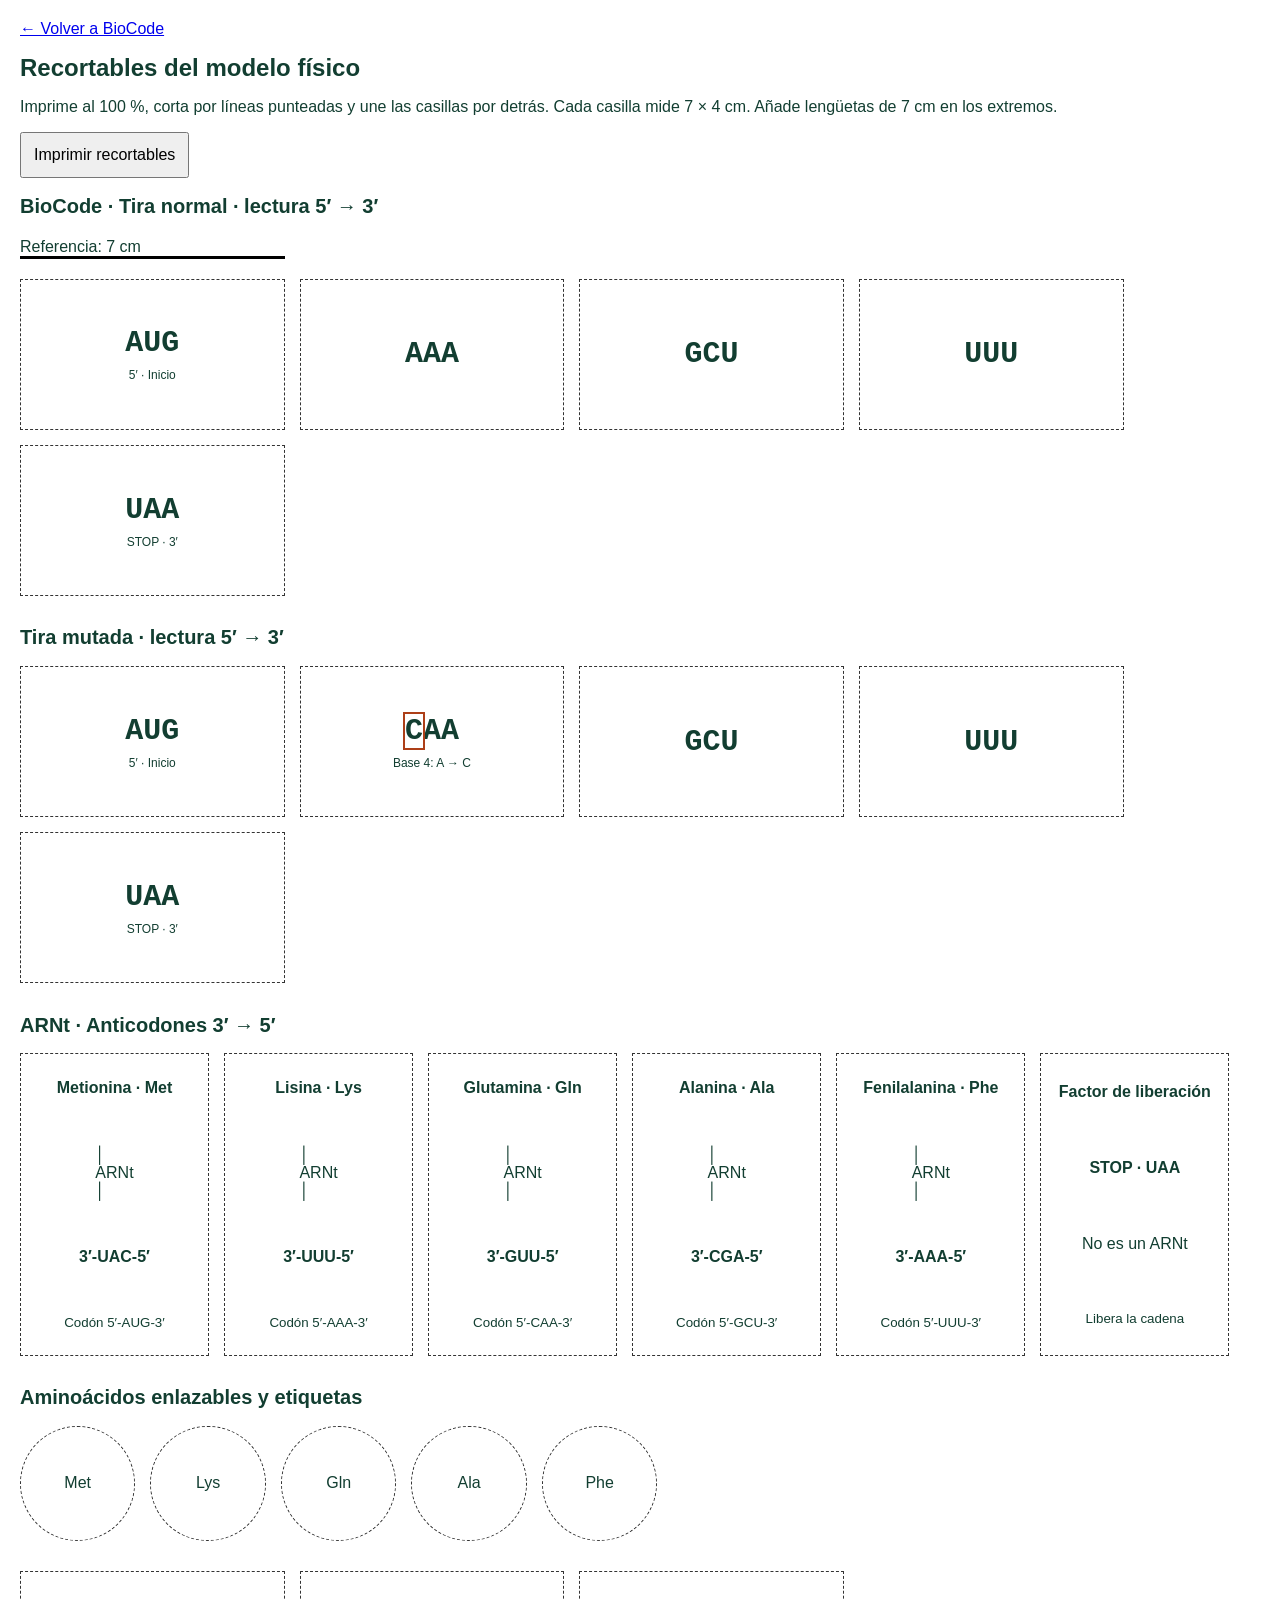
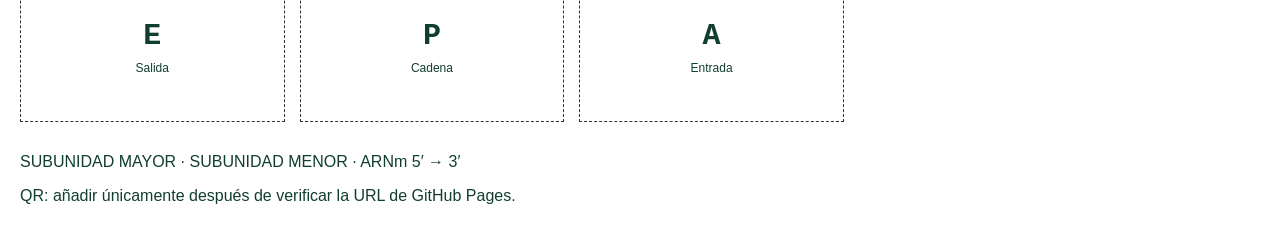
<file: docs/recortables.html>
<!doctype html><html lang="es"><head><meta charset="utf-8"><meta name="viewport" content="width=device-width,initial-scale=1"><title>BioCode · Recortables</title><style>body{font:16px Arial,sans-serif;color:#123e31;margin:20px}h1{font-size:24px}h2{font-size:20px}.row{display:flex;flex-wrap:wrap;gap:4mm;margin-bottom:8mm}.codon{width:7cm;height:4cm;border:1px dashed #333;box-sizing:border-box;display:flex;align-items:center;justify-content:center;font:bold 30px monospace;flex-direction:column;break-inside:avoid}.codon small{font:12px Arial;margin-top:8px}.card{border:1px dashed #333;width:5cm;height:8cm;box-sizing:border-box;display:flex;flex-direction:column;align-items:center;justify-content:space-around;break-inside:avoid}.aa{width:3cm;height:3cm;border:1px dashed #333;border-radius:50%;display:grid;place-items:center;break-inside:avoid}.mut{outline:2px solid #ad3f18}.rule{width:7cm;border-bottom:3px solid black;margin:20px 0}button{padding:12px;font-size:16px}section{break-inside:avoid;margin-bottom:10mm}@page{size:A4;margin:12mm}@media print{.controls{display:none}body{margin:0}.page{break-before:page}}</style></head><body><div class="controls"><a href="../index.html#inicio">← Volver a BioCode</a><h1>Recortables del modelo físico</h1><p>Imprime al 100 %, corta por líneas punteadas y une las casillas por detrás. Cada casilla mide 7 × 4 cm. Añade lengüetas de 7 cm en los extremos.</p><button onclick="window.print()">Imprimir recortables</button></div><h2>BioCode · Tira normal · lectura 5′ → 3′</h2><div class="rule">Referencia: 7 cm</div><div class="row"><div class="codon">AUG<small>5′ · Inicio</small></div><div class="codon">AAA</div><div class="codon">GCU</div><div class="codon">UUU</div><div class="codon">UAA<small>STOP · 3′</small></div></div><h2 class="page">Tira mutada · lectura 5′ → 3′</h2><div class="row"><div class="codon">AUG<small>5′ · Inicio</small></div><div class="codon"><span><span class="mut">C</span>AA</span><small>Base 4: A → C</small></div><div class="codon">GCU</div><div class="codon">UUU</div><div class="codon">UAA<small>STOP · 3′</small></div></div><h2 class="page">ARNt · Anticodones 3′ → 5′</h2><div class="row"><div class="card"><b>Metionina · Met</b><span>│<br>ARNt<br>│</span><b>3′-UAC-5′</b><small>Codón 5′-AUG-3′</small></div><div class="card"><b>Lisina · Lys</b><span>│<br>ARNt<br>│</span><b>3′-UUU-5′</b><small>Codón 5′-AAA-3′</small></div><div class="card"><b>Glutamina · Gln</b><span>│<br>ARNt<br>│</span><b>3′-GUU-5′</b><small>Codón 5′-CAA-3′</small></div><div class="card"><b>Alanina · Ala</b><span>│<br>ARNt<br>│</span><b>3′-CGA-5′</b><small>Codón 5′-GCU-3′</small></div><div class="card"><b>Fenilalanina · Phe</b><span>│<br>ARNt<br>│</span><b>3′-AAA-5′</b><small>Codón 5′-UUU-3′</small></div><div class="card"><b>Factor de liberación</b><strong>STOP · UAA</strong><span>No es un ARNt</span><small>Libera la cadena</small></div></div><h2 class="page">Aminoácidos enlazables y etiquetas</h2><div class="row"><div class="aa">Met</div><div class="aa">Lys</div><div class="aa">Gln</div><div class="aa">Ala</div><div class="aa">Phe</div></div><div class="row"><div class="codon">E<small>Salida</small></div><div class="codon">P<small>Cadena</small></div><div class="codon">A<small>Entrada</small></div></div><p>SUBUNIDAD MAYOR · SUBUNIDAD MENOR · ARNm 5′ → 3′</p><p>QR: añadir únicamente después de verificar la URL de GitHub Pages.</p></body></html>
</file>
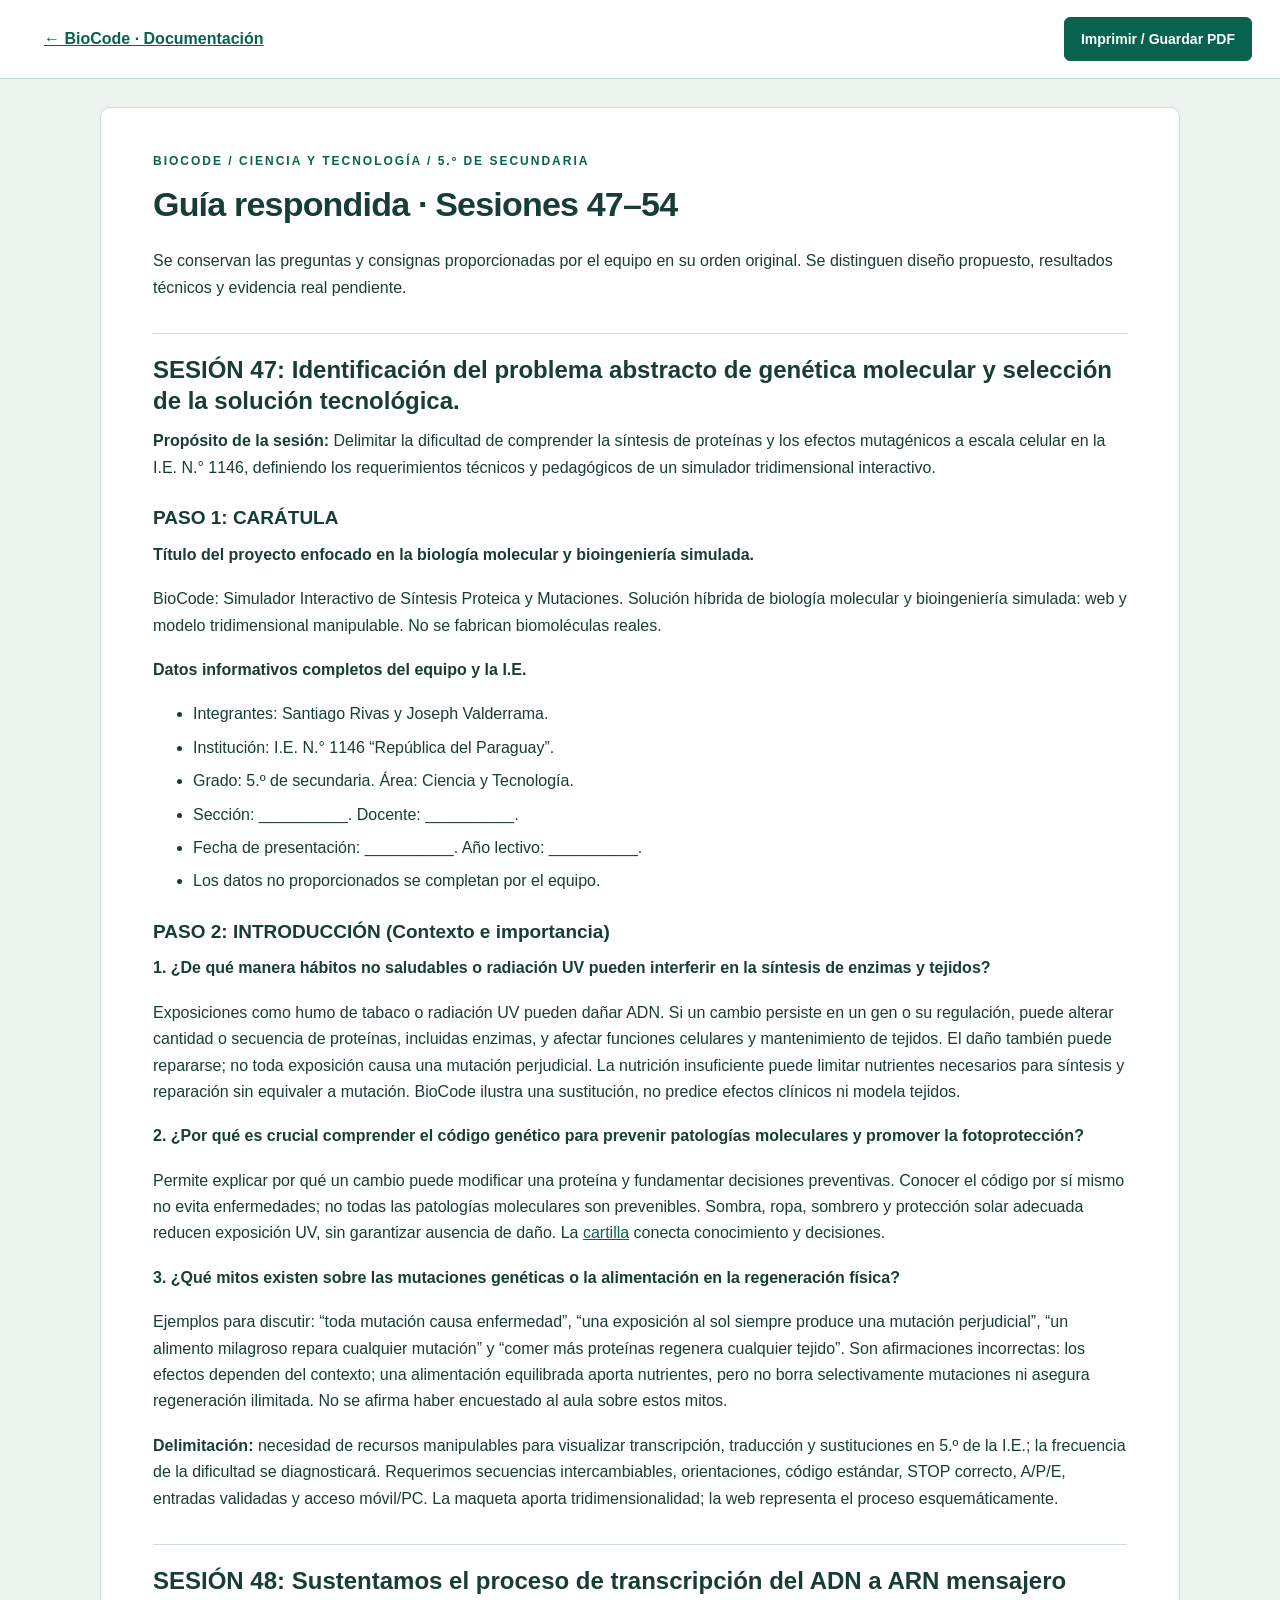
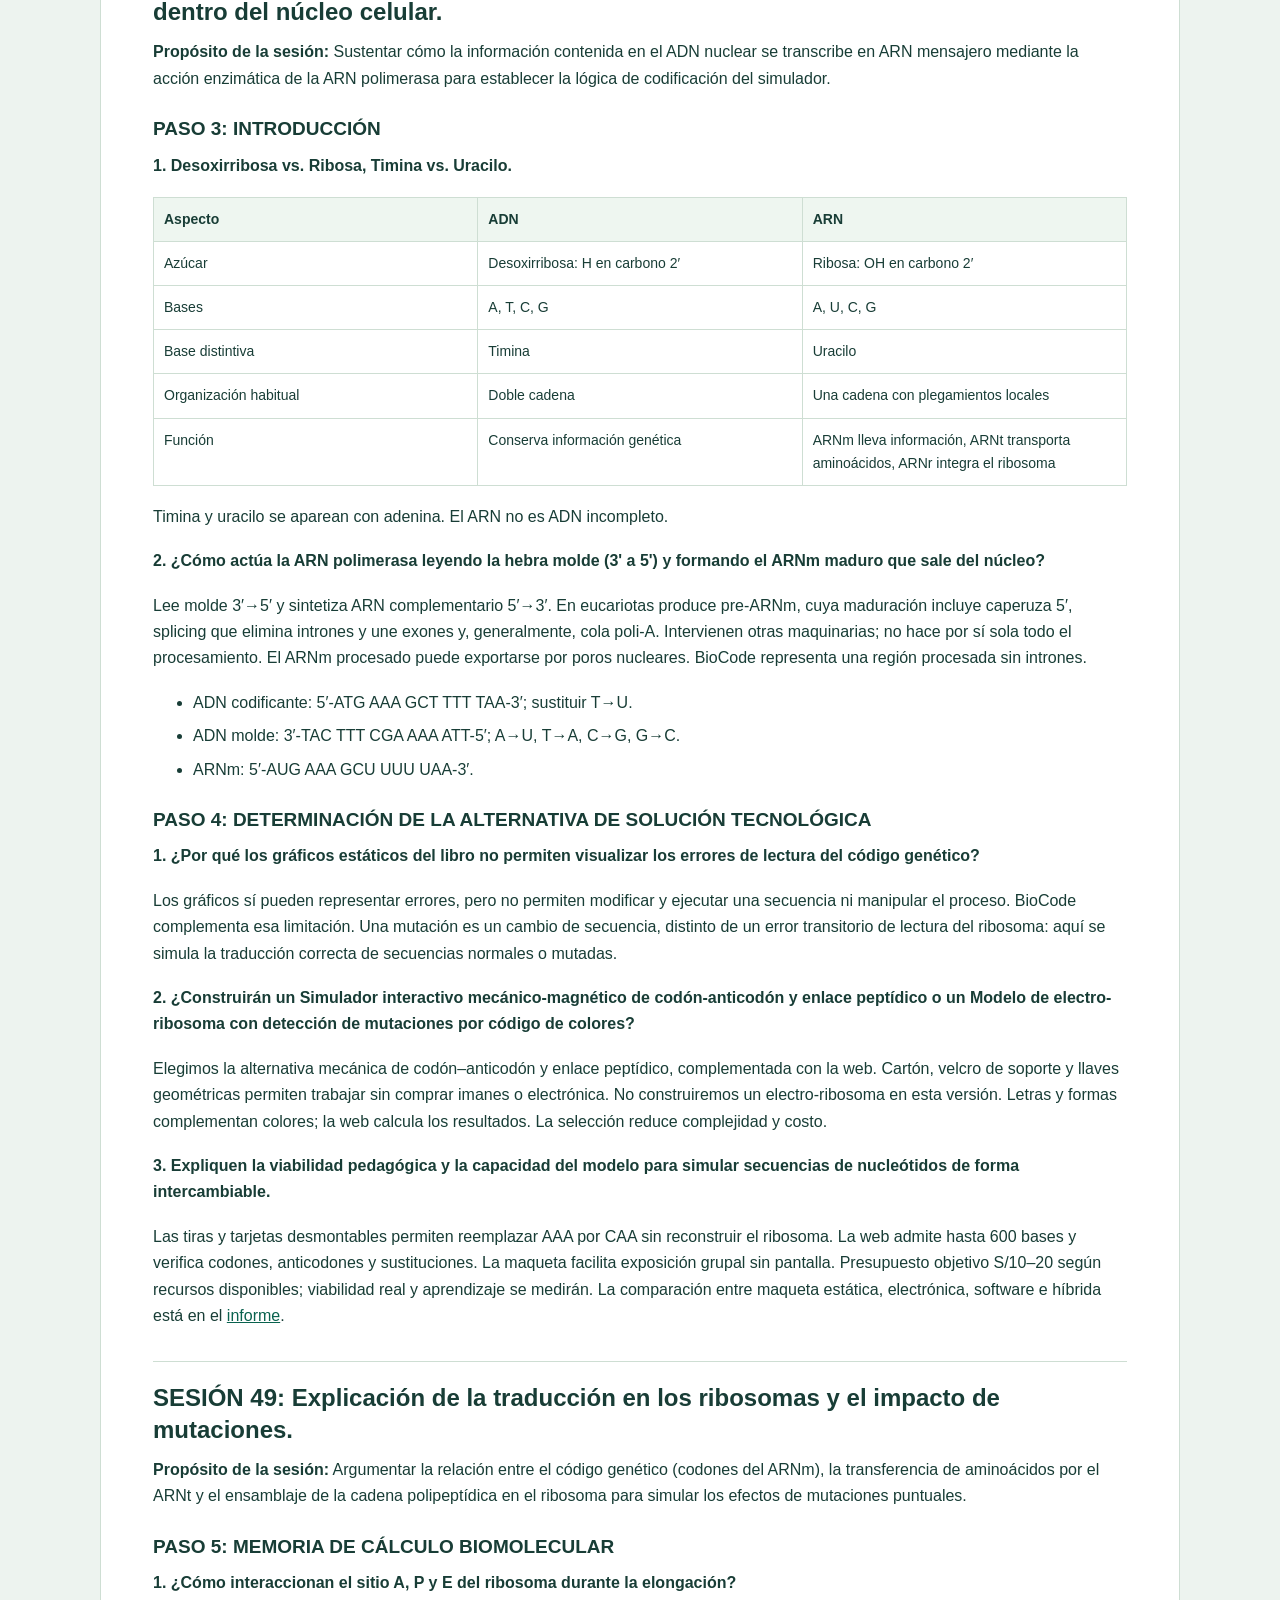
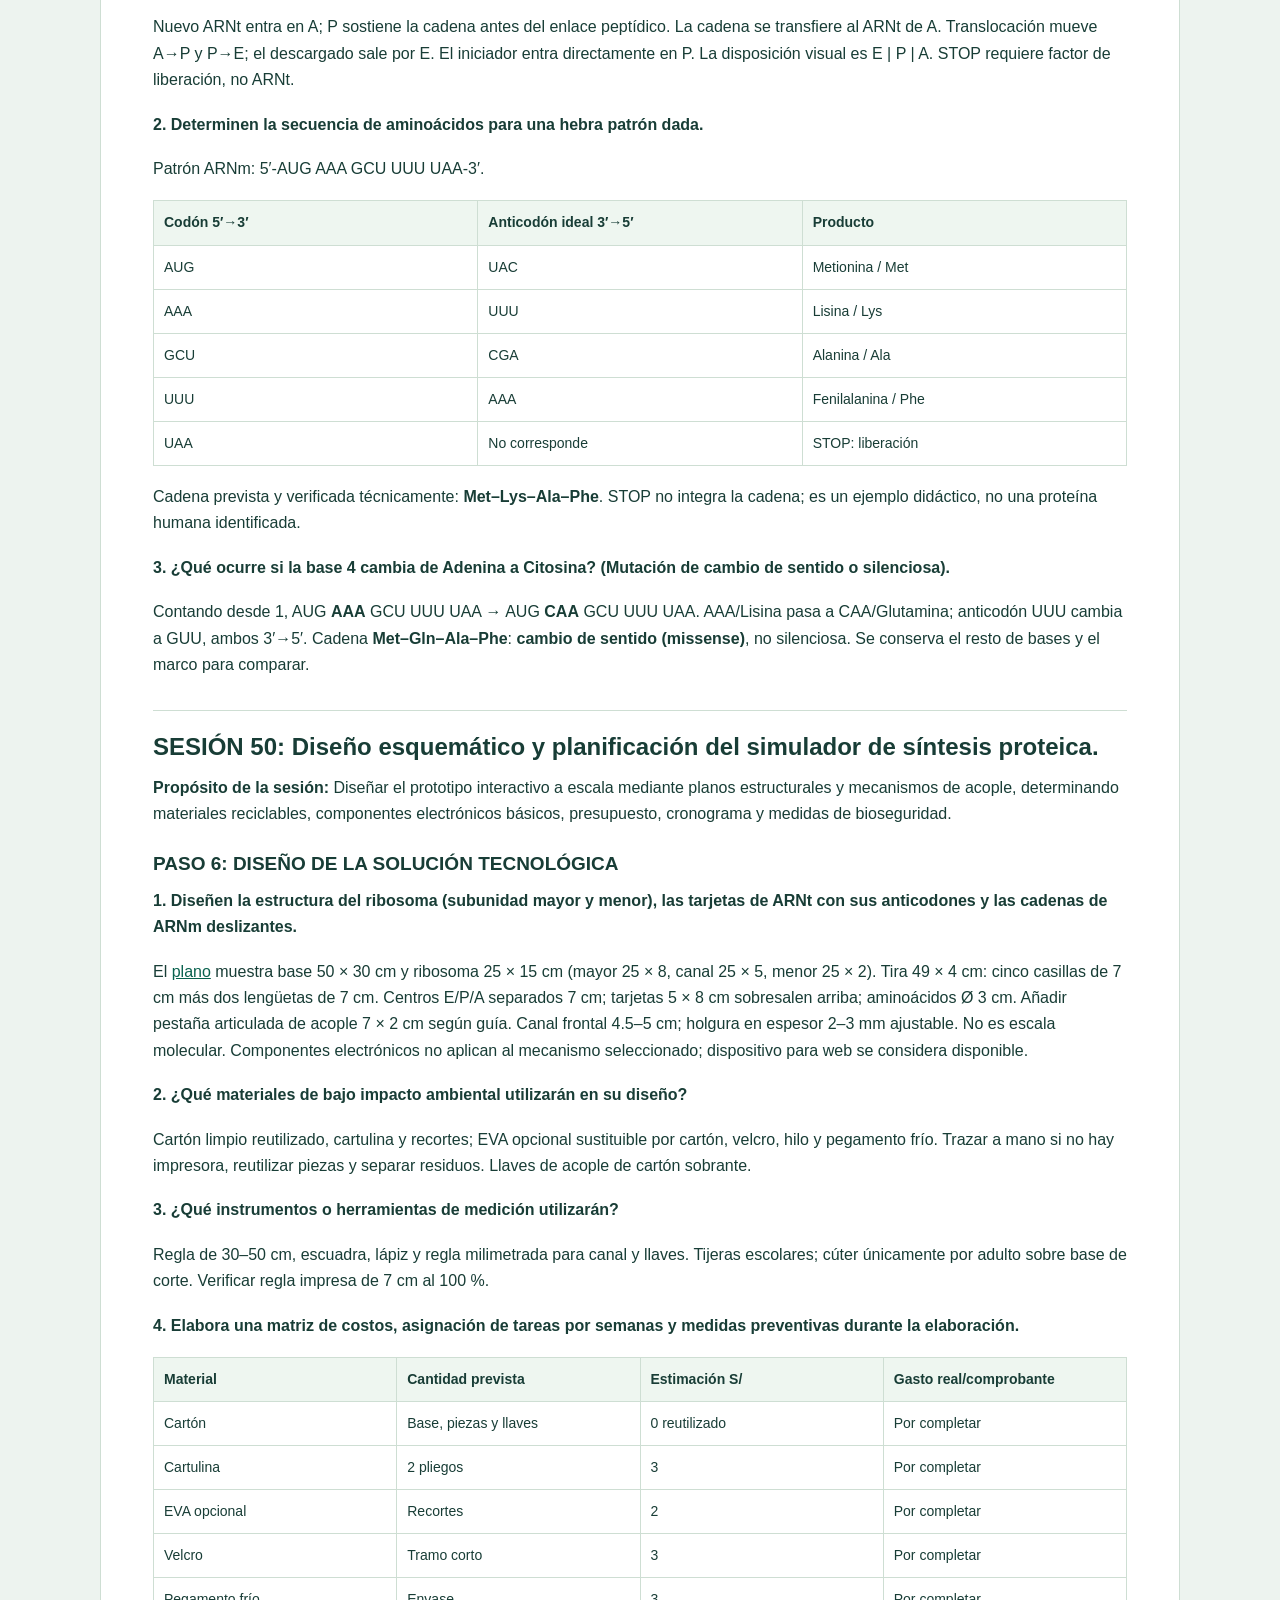
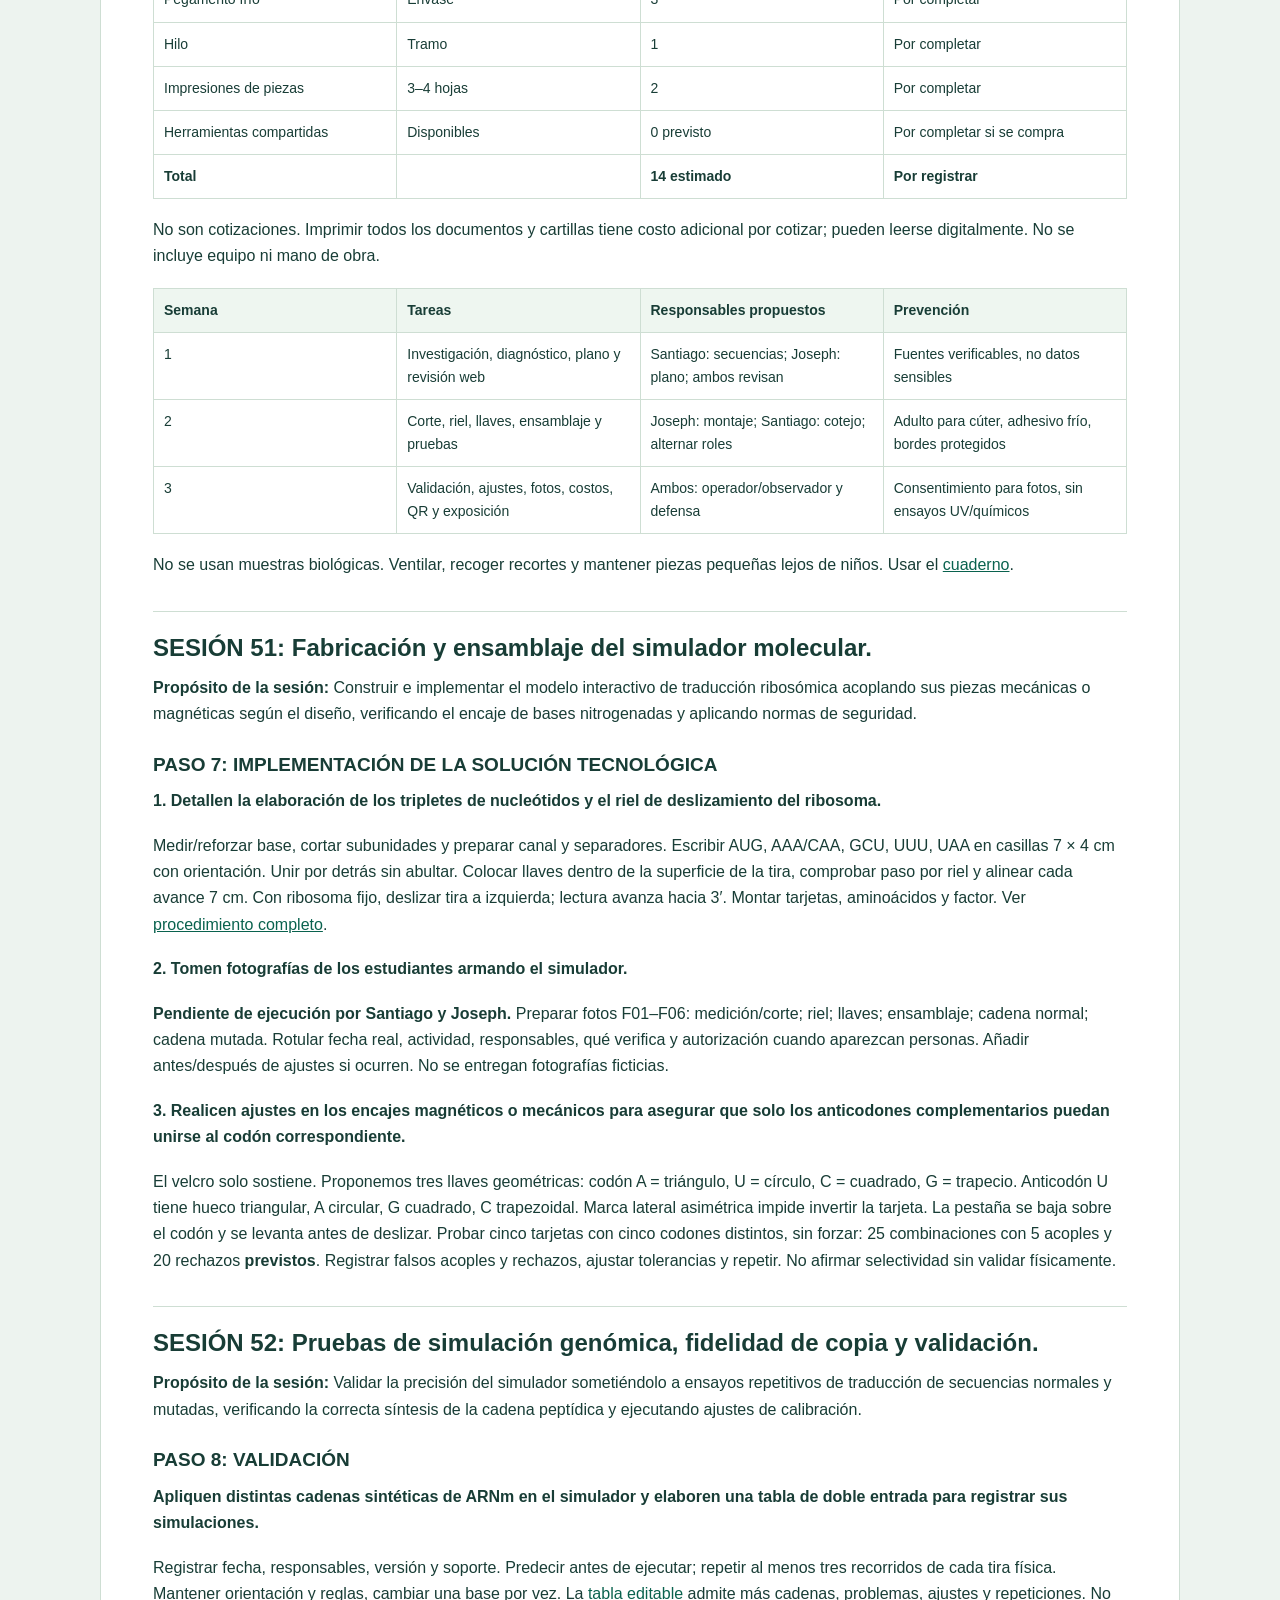
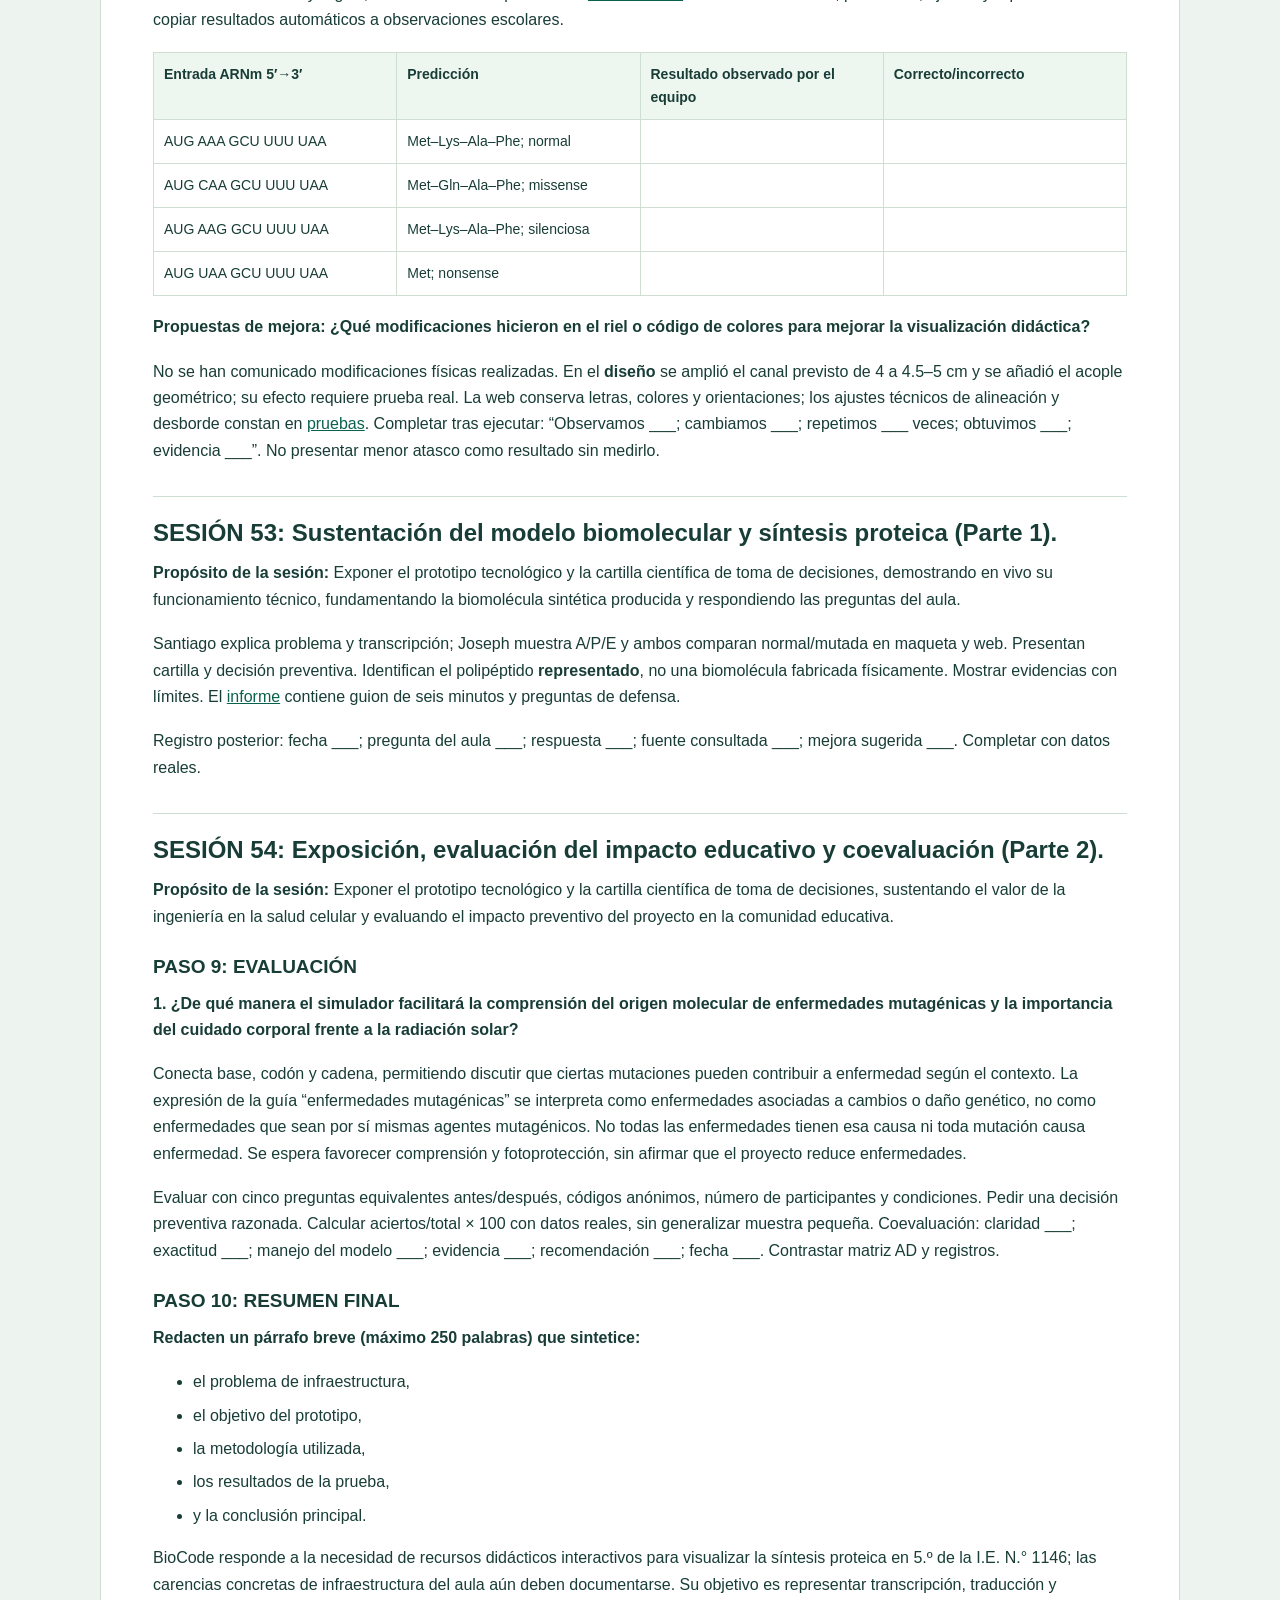
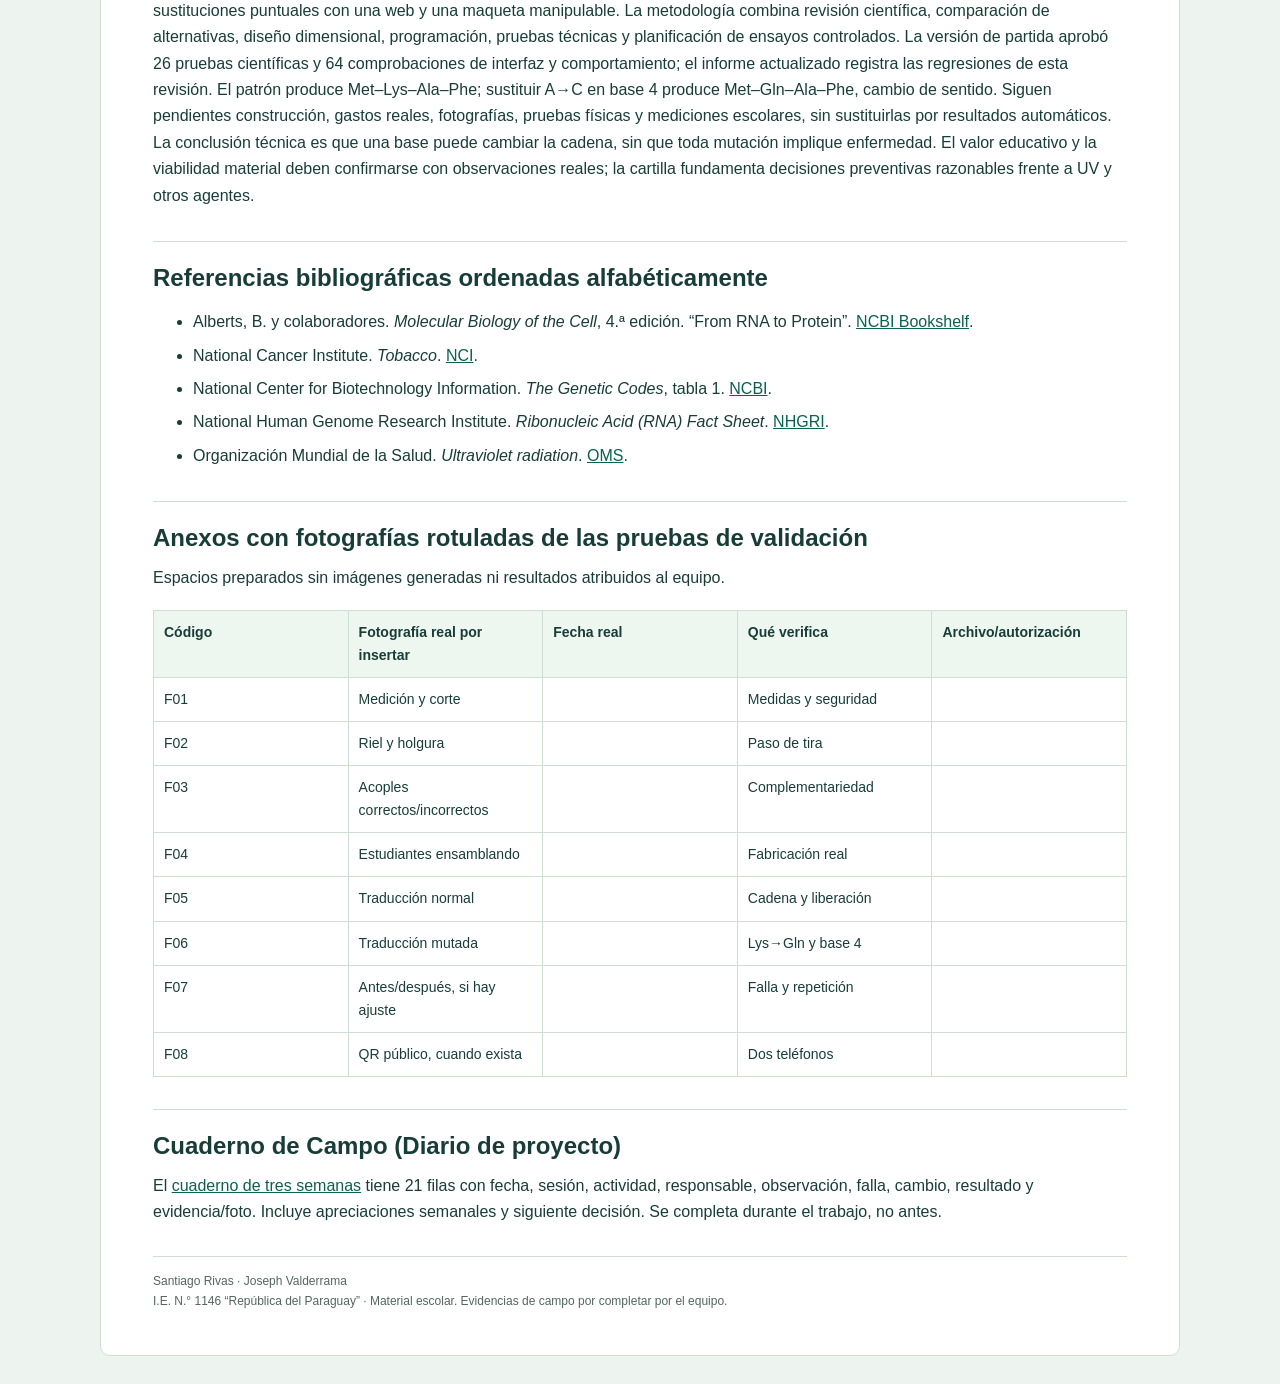
<file: docs/sesiones-47-54.html>
<!doctype html><html lang="es"><head><meta charset="utf-8"><meta name="viewport" content="width=device-width,initial-scale=1"><title>Guía respondida · Sesiones 47–54 · BioCode</title><link rel="icon" href="../assets/icons/favicon.svg"><link rel="stylesheet" href="documentos.css"><script defer src="documentos.js"></script></head><body><div class="doc-toolbar"><a href="interno.html#documentacion">← BioCode · Documentación</a><button type="button" data-print>Imprimir / Guardar PDF</button></div><main><div class="doc-label">BioCode / Ciencia y Tecnología / 5.º de secundaria</div><h1>Guía respondida · Sesiones 47–54</h1>
<p>Se conservan las preguntas y consignas proporcionadas por el equipo en su orden original. Se distinguen diseño propuesto, resultados técnicos y evidencia real pendiente.</p>
<h2>SESIÓN 47: Identificación del problema abstracto de genética molecular y selección de la solución tecnológica.</h2>
<p><strong>Propósito de la sesión:</strong> Delimitar la dificultad de comprender la síntesis de proteínas y los efectos mutagénicos a escala celular en la I.E. N.° 1146, definiendo los requerimientos técnicos y pedagógicos de un simulador tridimensional interactivo.</p>
<h3>PASO 1: CARÁTULA</h3>
<p><strong>Título del proyecto enfocado en la biología molecular y bioingeniería simulada.</strong></p>
<p>BioCode: Simulador Interactivo de Síntesis Proteica y Mutaciones. Solución híbrida de biología molecular y bioingeniería simulada: web y modelo tridimensional manipulable. No se fabrican biomoléculas reales.</p>
<p><strong>Datos informativos completos del equipo y la I.E.</strong></p>
<ul>
<li>Integrantes: Santiago Rivas y Joseph Valderrama.</li>
<li>Institución: I.E. N.° 1146 “República del Paraguay”.</li>
<li>Grado: 5.º de secundaria. Área: Ciencia y Tecnología.</li>
<li>Sección: __________. Docente: __________.</li>
<li>Fecha de presentación: __________. Año lectivo: __________.</li>
<li>Los datos no proporcionados se completan por el equipo.</li>
</ul>
<h3>PASO 2: INTRODUCCIÓN (Contexto e importancia)</h3>
<p><strong>1. ¿De qué manera hábitos no saludables o radiación UV pueden interferir en la síntesis de enzimas y tejidos?</strong></p>
<p>Exposiciones como humo de tabaco o radiación UV pueden dañar ADN. Si un cambio persiste en un gen o su regulación, puede alterar cantidad o secuencia de proteínas, incluidas enzimas, y afectar funciones celulares y mantenimiento de tejidos. El daño también puede repararse; no toda exposición causa una mutación perjudicial. La nutrición insuficiente puede limitar nutrientes necesarios para síntesis y reparación sin equivaler a mutación. BioCode ilustra una sustitución, no predice efectos clínicos ni modela tejidos.</p>
<p><strong>2. ¿Por qué es crucial comprender el código genético para prevenir patologías moleculares y promover la fotoprotección?</strong></p>
<p>Permite explicar por qué un cambio puede modificar una proteína y fundamentar decisiones preventivas. Conocer el código por sí mismo no evita enfermedades; no todas las patologías moleculares son prevenibles. Sombra, ropa, sombrero y protección solar adecuada reducen exposición UV, sin garantizar ausencia de daño. La <a href="cartilla-salud.html">cartilla</a> conecta conocimiento y decisiones.</p>
<p><strong>3. ¿Qué mitos existen sobre las mutaciones genéticas o la alimentación en la regeneración física?</strong></p>
<p>Ejemplos para discutir: “toda mutación causa enfermedad”, “una exposición al sol siempre produce una mutación perjudicial”, “un alimento milagroso repara cualquier mutación” y “comer más proteínas regenera cualquier tejido”. Son afirmaciones incorrectas: los efectos dependen del contexto; una alimentación equilibrada aporta nutrientes, pero no borra selectivamente mutaciones ni asegura regeneración ilimitada. No se afirma haber encuestado al aula sobre estos mitos.</p>
<p><strong>Delimitación:</strong> necesidad de recursos manipulables para visualizar transcripción, traducción y sustituciones en 5.º de la I.E.; la frecuencia de la dificultad se diagnosticará. Requerimos secuencias intercambiables, orientaciones, código estándar, STOP correcto, A/P/E, entradas validadas y acceso móvil/PC. La maqueta aporta tridimensionalidad; la web representa el proceso esquemáticamente.</p>
<h2>SESIÓN 48: Sustentamos el proceso de transcripción del ADN a ARN mensajero dentro del núcleo celular.</h2>
<p><strong>Propósito de la sesión:</strong> Sustentar cómo la información contenida en el ADN nuclear se transcribe en ARN mensajero mediante la acción enzimática de la ARN polimerasa para establecer la lógica de codificación del simulador.</p>
<h3>PASO 3: INTRODUCCIÓN</h3>
<p><strong>1. Desoxirribosa vs. Ribosa, Timina vs. Uracilo.</strong></p>
<table>
<thead>
<tr>
<th>Aspecto</th>
<th>ADN</th>
<th>ARN</th>
</tr>
</thead>
<tbody><tr>
<td>Azúcar</td>
<td>Desoxirribosa: H en carbono 2′</td>
<td>Ribosa: OH en carbono 2′</td>
</tr>
<tr>
<td>Bases</td>
<td>A, T, C, G</td>
<td>A, U, C, G</td>
</tr>
<tr>
<td>Base distintiva</td>
<td>Timina</td>
<td>Uracilo</td>
</tr>
<tr>
<td>Organización habitual</td>
<td>Doble cadena</td>
<td>Una cadena con plegamientos locales</td>
</tr>
<tr>
<td>Función</td>
<td>Conserva información genética</td>
<td>ARNm lleva información, ARNt transporta aminoácidos, ARNr integra el ribosoma</td>
</tr>
</tbody></table>
<p>Timina y uracilo se aparean con adenina. El ARN no es ADN incompleto.</p>
<p><strong>2. ¿Cómo actúa la ARN polimerasa leyendo la hebra molde (3&#39; a 5&#39;) y formando el ARNm maduro que sale del núcleo?</strong></p>
<p>Lee molde 3′→5′ y sintetiza ARN complementario 5′→3′. En eucariotas produce pre-ARNm, cuya maduración incluye caperuza 5′, splicing que elimina intrones y une exones y, generalmente, cola poli-A. Intervienen otras maquinarias; no hace por sí sola todo el procesamiento. El ARNm procesado puede exportarse por poros nucleares. BioCode representa una región procesada sin intrones.</p>
<ul>
<li>ADN codificante: 5′-ATG AAA GCT TTT TAA-3′; sustituir T→U.</li>
<li>ADN molde: 3′-TAC TTT CGA AAA ATT-5′; A→U, T→A, C→G, G→C.</li>
<li>ARNm: 5′-AUG AAA GCU UUU UAA-3′.</li>
</ul>
<h3>PASO 4: DETERMINACIÓN DE LA ALTERNATIVA DE SOLUCIÓN TECNOLÓGICA</h3>
<p><strong>1. ¿Por qué los gráficos estáticos del libro no permiten visualizar los errores de lectura del código genético?</strong></p>
<p>Los gráficos sí pueden representar errores, pero no permiten modificar y ejecutar una secuencia ni manipular el proceso. BioCode complementa esa limitación. Una mutación es un cambio de secuencia, distinto de un error transitorio de lectura del ribosoma: aquí se simula la traducción correcta de secuencias normales o mutadas.</p>
<p><strong>2. ¿Construirán un Simulador interactivo mecánico-magnético de codón-anticodón y enlace peptídico o un Modelo de electro-ribosoma con detección de mutaciones por código de colores?</strong></p>
<p>Elegimos la alternativa mecánica de codón–anticodón y enlace peptídico, complementada con la web. Cartón, velcro de soporte y llaves geométricas permiten trabajar sin comprar imanes o electrónica. No construiremos un electro-ribosoma en esta versión. Letras y formas complementan colores; la web calcula los resultados. La selección reduce complejidad y costo.</p>
<p><strong>3. Expliquen la viabilidad pedagógica y la capacidad del modelo para simular secuencias de nucleótidos de forma intercambiable.</strong></p>
<p>Las tiras y tarjetas desmontables permiten reemplazar AAA por CAA sin reconstruir el ribosoma. La web admite hasta 600 bases y verifica codones, anticodones y sustituciones. La maqueta facilita exposición grupal sin pantalla. Presupuesto objetivo S/10–20 según recursos disponibles; viabilidad real y aprendizaje se medirán. La comparación entre maqueta estática, electrónica, software e híbrida está en el <a href="proyecto.html">informe</a>.</p>
<h2>SESIÓN 49: Explicación de la traducción en los ribosomas y el impacto de mutaciones.</h2>
<p><strong>Propósito de la sesión:</strong> Argumentar la relación entre el código genético (codones del ARNm), la transferencia de aminoácidos por el ARNt y el ensamblaje de la cadena polipeptídica en el ribosoma para simular los efectos de mutaciones puntuales.</p>
<h3>PASO 5: MEMORIA DE CÁLCULO BIOMOLECULAR</h3>
<p><strong>1. ¿Cómo interaccionan el sitio A, P y E del ribosoma durante la elongación?</strong></p>
<p>Nuevo ARNt entra en A; P sostiene la cadena antes del enlace peptídico. La cadena se transfiere al ARNt de A. Translocación mueve A→P y P→E; el descargado sale por E. El iniciador entra directamente en P. La disposición visual es E | P | A. STOP requiere factor de liberación, no ARNt.</p>
<p><strong>2. Determinen la secuencia de aminoácidos para una hebra patrón dada.</strong></p>
<p>Patrón ARNm: 5′-AUG AAA GCU UUU UAA-3′.</p>
<table>
<thead>
<tr>
<th>Codón 5′→3′</th>
<th>Anticodón ideal 3′→5′</th>
<th>Producto</th>
</tr>
</thead>
<tbody><tr>
<td>AUG</td>
<td>UAC</td>
<td>Metionina / Met</td>
</tr>
<tr>
<td>AAA</td>
<td>UUU</td>
<td>Lisina / Lys</td>
</tr>
<tr>
<td>GCU</td>
<td>CGA</td>
<td>Alanina / Ala</td>
</tr>
<tr>
<td>UUU</td>
<td>AAA</td>
<td>Fenilalanina / Phe</td>
</tr>
<tr>
<td>UAA</td>
<td>No corresponde</td>
<td>STOP: liberación</td>
</tr>
</tbody></table>
<p>Cadena prevista y verificada técnicamente: <strong>Met–Lys–Ala–Phe</strong>. STOP no integra la cadena; es un ejemplo didáctico, no una proteína humana identificada.</p>
<p><strong>3. ¿Qué ocurre si la base 4 cambia de Adenina a Citosina? (Mutación de cambio de sentido o silenciosa).</strong></p>
<p>Contando desde 1, AUG <strong>AAA</strong> GCU UUU UAA → AUG <strong>CAA</strong> GCU UUU UAA. AAA/Lisina pasa a CAA/Glutamina; anticodón UUU cambia a GUU, ambos 3′→5′. Cadena <strong>Met–Gln–Ala–Phe</strong>: <strong>cambio de sentido (missense)</strong>, no silenciosa. Se conserva el resto de bases y el marco para comparar.</p>
<h2>SESIÓN 50: Diseño esquemático y planificación del simulador de síntesis proteica.</h2>
<p><strong>Propósito de la sesión:</strong> Diseñar el prototipo interactivo a escala mediante planos estructurales y mecanismos de acople, determinando materiales reciclables, componentes electrónicos básicos, presupuesto, cronograma y medidas de bioseguridad.</p>
<h3>PASO 6: DISEÑO DE LA SOLUCIÓN TECNOLÓGICA</h3>
<p><strong>1. Diseñen la estructura del ribosoma (subunidad mayor y menor), las tarjetas de ARNt con sus anticodones y las cadenas de ARNm deslizantes.</strong></p>
<p>El <a href="plano-prototipo.html">plano</a> muestra base 50 × 30 cm y ribosoma 25 × 15 cm (mayor 25 × 8, canal 25 × 5, menor 25 × 2). Tira 49 × 4 cm: cinco casillas de 7 cm más dos lengüetas de 7 cm. Centros E/P/A separados 7 cm; tarjetas 5 × 8 cm sobresalen arriba; aminoácidos Ø 3 cm. Añadir pestaña articulada de acople 7 × 2 cm según guía. Canal frontal 4.5–5 cm; holgura en espesor 2–3 mm ajustable. No es escala molecular. Componentes electrónicos no aplican al mecanismo seleccionado; dispositivo para web se considera disponible.</p>
<p><strong>2. ¿Qué materiales de bajo impacto ambiental utilizarán en su diseño?</strong></p>
<p>Cartón limpio reutilizado, cartulina y recortes; EVA opcional sustituible por cartón, velcro, hilo y pegamento frío. Trazar a mano si no hay impresora, reutilizar piezas y separar residuos. Llaves de acople de cartón sobrante.</p>
<p><strong>3. ¿Qué instrumentos o herramientas de medición utilizarán?</strong></p>
<p>Regla de 30–50 cm, escuadra, lápiz y regla milimetrada para canal y llaves. Tijeras escolares; cúter únicamente por adulto sobre base de corte. Verificar regla impresa de 7 cm al 100 %.</p>
<p><strong>4. Elabora una matriz de costos, asignación de tareas por semanas y medidas preventivas durante la elaboración.</strong></p>
<table>
<thead>
<tr>
<th>Material</th>
<th>Cantidad prevista</th>
<th>Estimación S/</th>
<th>Gasto real/comprobante</th>
</tr>
</thead>
<tbody><tr>
<td>Cartón</td>
<td>Base, piezas y llaves</td>
<td>0 reutilizado</td>
<td>Por completar</td>
</tr>
<tr>
<td>Cartulina</td>
<td>2 pliegos</td>
<td>3</td>
<td>Por completar</td>
</tr>
<tr>
<td>EVA opcional</td>
<td>Recortes</td>
<td>2</td>
<td>Por completar</td>
</tr>
<tr>
<td>Velcro</td>
<td>Tramo corto</td>
<td>3</td>
<td>Por completar</td>
</tr>
<tr>
<td>Pegamento frío</td>
<td>Envase</td>
<td>3</td>
<td>Por completar</td>
</tr>
<tr>
<td>Hilo</td>
<td>Tramo</td>
<td>1</td>
<td>Por completar</td>
</tr>
<tr>
<td>Impresiones de piezas</td>
<td>3–4 hojas</td>
<td>2</td>
<td>Por completar</td>
</tr>
<tr>
<td>Herramientas compartidas</td>
<td>Disponibles</td>
<td>0 previsto</td>
<td>Por completar si se compra</td>
</tr>
<tr>
<td><strong>Total</strong></td>
<td></td>
<td><strong>14 estimado</strong></td>
<td><strong>Por registrar</strong></td>
</tr>
</tbody></table>
<p>No son cotizaciones. Imprimir todos los documentos y cartillas tiene costo adicional por cotizar; pueden leerse digitalmente. No se incluye equipo ni mano de obra.</p>
<table>
<thead>
<tr>
<th>Semana</th>
<th>Tareas</th>
<th>Responsables propuestos</th>
<th>Prevención</th>
</tr>
</thead>
<tbody><tr>
<td>1</td>
<td>Investigación, diagnóstico, plano y revisión web</td>
<td>Santiago: secuencias; Joseph: plano; ambos revisan</td>
<td>Fuentes verificables, no datos sensibles</td>
</tr>
<tr>
<td>2</td>
<td>Corte, riel, llaves, ensamblaje y pruebas</td>
<td>Joseph: montaje; Santiago: cotejo; alternar roles</td>
<td>Adulto para cúter, adhesivo frío, bordes protegidos</td>
</tr>
<tr>
<td>3</td>
<td>Validación, ajustes, fotos, costos, QR y exposición</td>
<td>Ambos: operador/observador y defensa</td>
<td>Consentimiento para fotos, sin ensayos UV/químicos</td>
</tr>
</tbody></table>
<p>No se usan muestras biológicas. Ventilar, recoger recortes y mantener piezas pequeñas lejos de niños. Usar el <a href="cuaderno-campo.html">cuaderno</a>.</p>
<h2>SESIÓN 51: Fabricación y ensamblaje del simulador molecular.</h2>
<p><strong>Propósito de la sesión:</strong> Construir e implementar el modelo interactivo de traducción ribosómica acoplando sus piezas mecánicas o magnéticas según el diseño, verificando el encaje de bases nitrogenadas y aplicando normas de seguridad.</p>
<h3>PASO 7: IMPLEMENTACIÓN DE LA SOLUCIÓN TECNOLÓGICA</h3>
<p><strong>1. Detallen la elaboración de los tripletes de nucleótidos y el riel de deslizamiento del ribosoma.</strong></p>
<p>Medir/reforzar base, cortar subunidades y preparar canal y separadores. Escribir AUG, AAA/CAA, GCU, UUU, UAA en casillas 7 × 4 cm con orientación. Unir por detrás sin abultar. Colocar llaves dentro de la superficie de la tira, comprobar paso por riel y alinear cada avance 7 cm. Con ribosoma fijo, deslizar tira a izquierda; lectura avanza hacia 3′. Montar tarjetas, aminoácidos y factor. Ver <a href="modelo-fisico.html">procedimiento completo</a>.</p>
<p><strong>2. Tomen fotografías de los estudiantes armando el simulador.</strong></p>
<p><strong>Pendiente de ejecución por Santiago y Joseph.</strong> Preparar fotos F01–F06: medición/corte; riel; llaves; ensamblaje; cadena normal; cadena mutada. Rotular fecha real, actividad, responsables, qué verifica y autorización cuando aparezcan personas. Añadir antes/después de ajustes si ocurren. No se entregan fotografías ficticias.</p>
<p><strong>3. Realicen ajustes en los encajes magnéticos o mecánicos para asegurar que solo los anticodones complementarios puedan unirse al codón correspondiente.</strong></p>
<p>El velcro solo sostiene. Proponemos tres llaves geométricas: codón A = triángulo, U = círculo, C = cuadrado, G = trapecio. Anticodón U tiene hueco triangular, A circular, G cuadrado, C trapezoidal. Marca lateral asimétrica impide invertir la tarjeta. La pestaña se baja sobre el codón y se levanta antes de deslizar. Probar cinco tarjetas con cinco codones distintos, sin forzar: 25 combinaciones con 5 acoples y 20 rechazos <strong>previstos</strong>. Registrar falsos acoples y rechazos, ajustar tolerancias y repetir. No afirmar selectividad sin validar físicamente.</p>
<h2>SESIÓN 52: Pruebas de simulación genómica, fidelidad de copia y validación.</h2>
<p><strong>Propósito de la sesión:</strong> Validar la precisión del simulador sometiéndolo a ensayos repetitivos de traducción de secuencias normales y mutadas, verificando la correcta síntesis de la cadena peptídica y ejecutando ajustes de calibración.</p>
<h3>PASO 8: VALIDACIÓN</h3>
<p><strong>Apliquen distintas cadenas sintéticas de ARNm en el simulador y elaboren una tabla de doble entrada para registrar sus simulaciones.</strong></p>
<p>Registrar fecha, responsables, versión y soporte. Predecir antes de ejecutar; repetir al menos tres recorridos de cada tira física. Mantener orientación y reglas, cambiar una base por vez. La <a href="validacion-real.html">tabla editable</a> admite más cadenas, problemas, ajustes y repeticiones. No copiar resultados automáticos a observaciones escolares.</p>
<table>
<thead>
<tr>
<th>Entrada ARNm 5′→3′</th>
<th>Predicción</th>
<th>Resultado observado por el equipo</th>
<th>Correcto/incorrecto</th>
</tr>
</thead>
<tbody><tr>
<td>AUG AAA GCU UUU UAA</td>
<td>Met–Lys–Ala–Phe; normal</td>
<td></td>
<td></td>
</tr>
<tr>
<td>AUG CAA GCU UUU UAA</td>
<td>Met–Gln–Ala–Phe; missense</td>
<td></td>
<td></td>
</tr>
<tr>
<td>AUG AAG GCU UUU UAA</td>
<td>Met–Lys–Ala–Phe; silenciosa</td>
<td></td>
<td></td>
</tr>
<tr>
<td>AUG UAA GCU UUU UAA</td>
<td>Met; nonsense</td>
<td></td>
<td></td>
</tr>
</tbody></table>
<p><strong>Propuestas de mejora: ¿Qué modificaciones hicieron en el riel o código de colores para mejorar la visualización didáctica?</strong></p>
<p>No se han comunicado modificaciones físicas realizadas. En el <strong>diseño</strong> se amplió el canal previsto de 4 a 4.5–5 cm y se añadió el acople geométrico; su efecto requiere prueba real. La web conserva letras, colores y orientaciones; los ajustes técnicos de alineación y desborde constan en <a href="pruebas.html">pruebas</a>. Completar tras ejecutar: “Observamos ___; cambiamos ___; repetimos ___ veces; obtuvimos ___; evidencia ___”. No presentar menor atasco como resultado sin medirlo.</p>
<h2>SESIÓN 53: Sustentación del modelo biomolecular y síntesis proteica (Parte 1).</h2>
<p><strong>Propósito de la sesión:</strong> Exponer el prototipo tecnológico y la cartilla científica de toma de decisiones, demostrando en vivo su funcionamiento técnico, fundamentando la biomolécula sintética producida y respondiendo las preguntas del aula.</p>
<p>Santiago explica problema y transcripción; Joseph muestra A/P/E y ambos comparan normal/mutada en maqueta y web. Presentan cartilla y decisión preventiva. Identifican el polipéptido <strong>representado</strong>, no una biomolécula fabricada físicamente. Mostrar evidencias con límites. El <a href="proyecto.html">informe</a> contiene guion de seis minutos y preguntas de defensa.</p>
<p>Registro posterior: fecha ___; pregunta del aula ___; respuesta ___; fuente consultada ___; mejora sugerida ___. Completar con datos reales.</p>
<h2>SESIÓN 54: Exposición, evaluación del impacto educativo y coevaluación (Parte 2).</h2>
<p><strong>Propósito de la sesión:</strong> Exponer el prototipo tecnológico y la cartilla científica de toma de decisiones, sustentando el valor de la ingeniería en la salud celular y evaluando el impacto preventivo del proyecto en la comunidad educativa.</p>
<h3>PASO 9: EVALUACIÓN</h3>
<p><strong>1. ¿De qué manera el simulador facilitará la comprensión del origen molecular de enfermedades mutagénicas y la importancia del cuidado corporal frente a la radiación solar?</strong></p>
<p>Conecta base, codón y cadena, permitiendo discutir que ciertas mutaciones pueden contribuir a enfermedad según el contexto. La expresión de la guía “enfermedades mutagénicas” se interpreta como enfermedades asociadas a cambios o daño genético, no como enfermedades que sean por sí mismas agentes mutagénicos. No todas las enfermedades tienen esa causa ni toda mutación causa enfermedad. Se espera favorecer comprensión y fotoprotección, sin afirmar que el proyecto reduce enfermedades.</p>
<p>Evaluar con cinco preguntas equivalentes antes/después, códigos anónimos, número de participantes y condiciones. Pedir una decisión preventiva razonada. Calcular aciertos/total × 100 con datos reales, sin generalizar muestra pequeña. Coevaluación: claridad ___; exactitud ___; manejo del modelo ___; evidencia ___; recomendación ___; fecha ___. Contrastar matriz AD y registros.</p>
<h3>PASO 10: RESUMEN FINAL</h3>
<p><strong>Redacten un párrafo breve (máximo 250 palabras) que sintetice:</strong></p>
<ul>
<li>el problema de infraestructura,</li>
<li>el objetivo del prototipo,</li>
<li>la metodología utilizada,</li>
<li>los resultados de la prueba,</li>
<li>y la conclusión principal.</li>
</ul>
<p>BioCode responde a la necesidad de recursos didácticos interactivos para visualizar la síntesis proteica en 5.º de la I.E. N.° 1146; las carencias concretas de infraestructura del aula aún deben documentarse. Su objetivo es representar transcripción, traducción y sustituciones puntuales con una web y una maqueta manipulable. La metodología combina revisión científica, comparación de alternativas, diseño dimensional, programación, pruebas técnicas y planificación de ensayos controlados. La versión de partida aprobó 26 pruebas científicas y 64 comprobaciones de interfaz y comportamiento; el informe actualizado registra las regresiones de esta revisión. El patrón produce Met–Lys–Ala–Phe; sustituir A→C en base 4 produce Met–Gln–Ala–Phe, cambio de sentido. Siguen pendientes construcción, gastos reales, fotografías, pruebas físicas y mediciones escolares, sin sustituirlas por resultados automáticos. La conclusión técnica es que una base puede cambiar la cadena, sin que toda mutación implique enfermedad. El valor educativo y la viabilidad material deben confirmarse con observaciones reales; la cartilla fundamenta decisiones preventivas razonables frente a UV y otros agentes.</p>
<h2>Referencias bibliográficas ordenadas alfabéticamente</h2>
<ul>
<li>Alberts, B. y colaboradores. <em>Molecular Biology of the Cell</em>, 4.ª edición. “From RNA to Protein”. <a href="https://www.ncbi.nlm.nih.gov/books/NBK26829/">NCBI Bookshelf</a>.</li>
<li>National Cancer Institute. <em>Tobacco</em>. <a href="https://www.cancer.gov/about-cancer/causes-prevention/risk/tobacco">NCI</a>.</li>
<li>National Center for Biotechnology Information. <em>The Genetic Codes</em>, tabla 1. <a href="https://www.ncbi.nlm.nih.gov/Taxonomy/Utils/wprintgc.cgi">NCBI</a>.</li>
<li>National Human Genome Research Institute. <em>Ribonucleic Acid (RNA) Fact Sheet</em>. <a href="https://www.genome.gov/about-genomics/educational-resources/fact-sheets/ribonucleic-acid-fact-sheet">NHGRI</a>.</li>
<li>Organización Mundial de la Salud. <em>Ultraviolet radiation</em>. <a href="https://www.who.int/news-room/fact-sheets/detail/ultraviolet-radiation">OMS</a>.</li>
</ul>
<h2>Anexos con fotografías rotuladas de las pruebas de validación</h2>
<p>Espacios preparados sin imágenes generadas ni resultados atribuidos al equipo.</p>
<table>
<thead>
<tr>
<th>Código</th>
<th>Fotografía real por insertar</th>
<th>Fecha real</th>
<th>Qué verifica</th>
<th>Archivo/autorización</th>
</tr>
</thead>
<tbody><tr>
<td>F01</td>
<td>Medición y corte</td>
<td></td>
<td>Medidas y seguridad</td>
<td></td>
</tr>
<tr>
<td>F02</td>
<td>Riel y holgura</td>
<td></td>
<td>Paso de tira</td>
<td></td>
</tr>
<tr>
<td>F03</td>
<td>Acoples correctos/incorrectos</td>
<td></td>
<td>Complementariedad</td>
<td></td>
</tr>
<tr>
<td>F04</td>
<td>Estudiantes ensamblando</td>
<td></td>
<td>Fabricación real</td>
<td></td>
</tr>
<tr>
<td>F05</td>
<td>Traducción normal</td>
<td></td>
<td>Cadena y liberación</td>
<td></td>
</tr>
<tr>
<td>F06</td>
<td>Traducción mutada</td>
<td></td>
<td>Lys→Gln y base 4</td>
<td></td>
</tr>
<tr>
<td>F07</td>
<td>Antes/después, si hay ajuste</td>
<td></td>
<td>Falla y repetición</td>
<td></td>
</tr>
<tr>
<td>F08</td>
<td>QR público, cuando exista</td>
<td></td>
<td>Dos teléfonos</td>
<td></td>
</tr>
</tbody></table>
<h2>Cuaderno de Campo (Diario de proyecto)</h2>
<p>El <a href="cuaderno-campo.html">cuaderno de tres semanas</a> tiene 21 filas con fecha, sesión, actividad, responsable, observación, falla, cambio, resultado y evidencia/foto. Incluye apreciaciones semanales y siguiente decisión. Se completa durante el trabajo, no antes.</p>
<footer>Santiago Rivas · Joseph Valderrama<br>I.E. N.° 1146 “República del Paraguay” · Material escolar. Evidencias de campo por completar por el equipo.</footer></main></body></html>
</file>
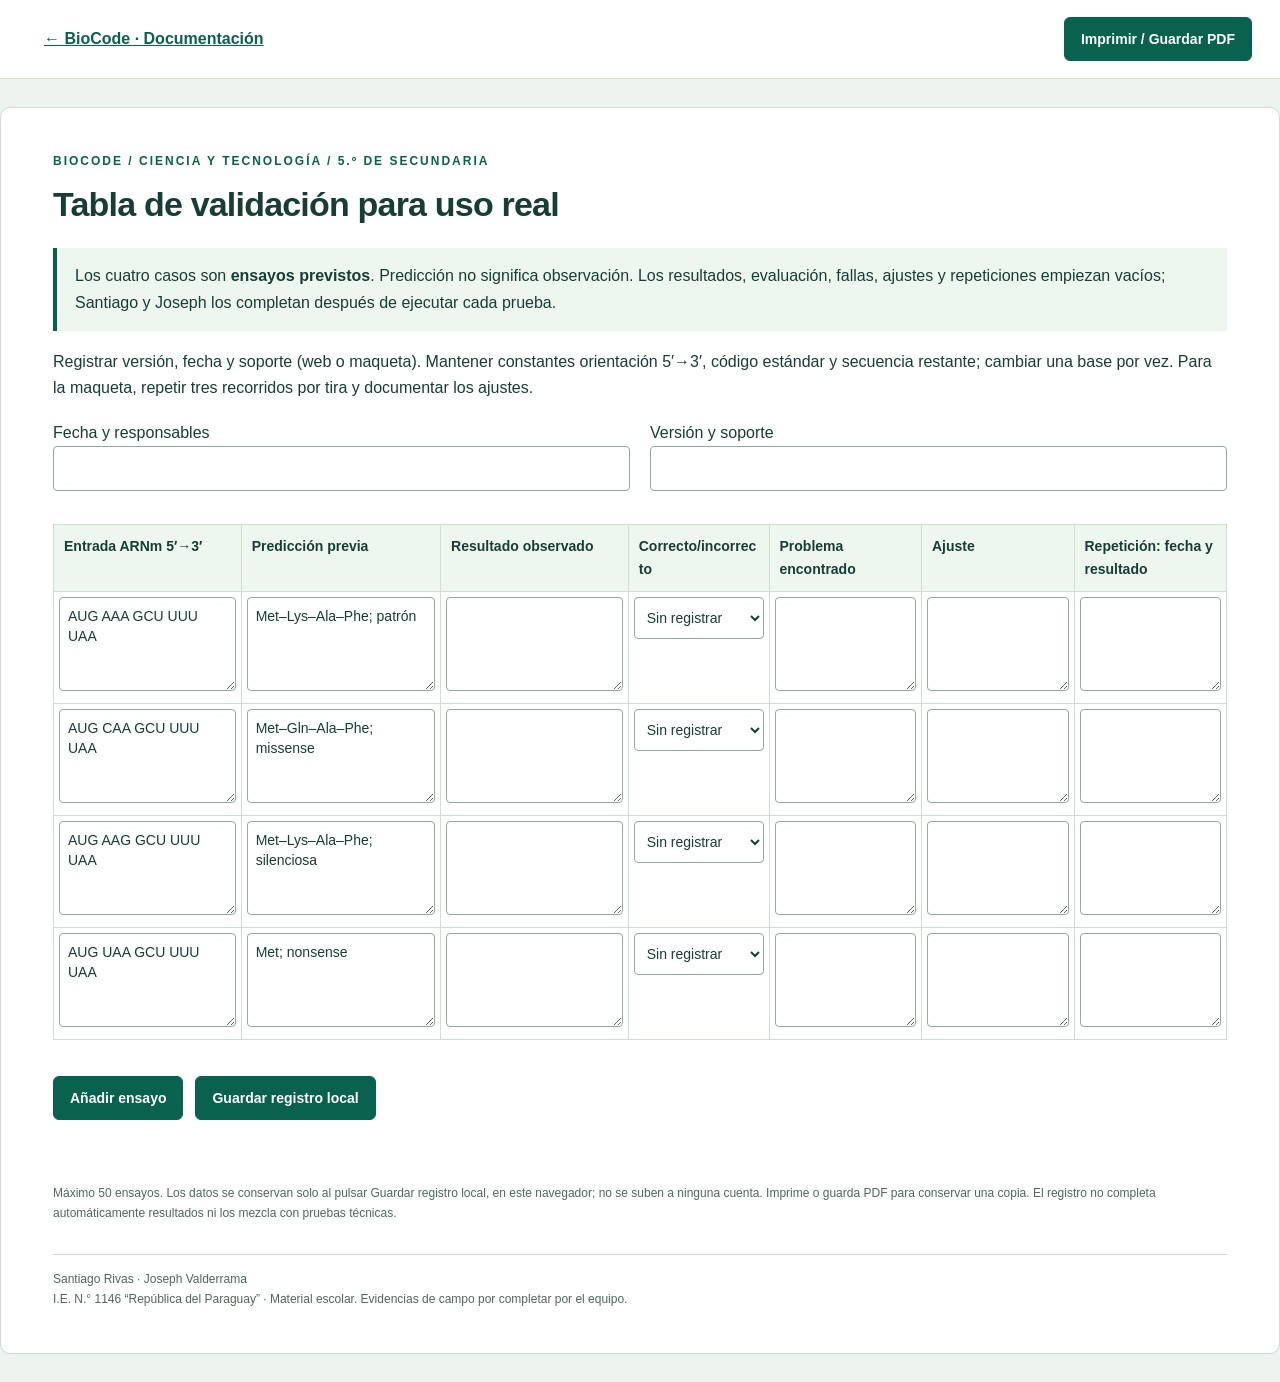
<file: docs/validacion-real.html>
<!doctype html><html lang="es"><head><meta charset="utf-8"><meta name="viewport" content="width=device-width,initial-scale=1"><title>Tabla de validación para uso real · BioCode</title><link rel="icon" href="../assets/icons/favicon.svg"><link rel="stylesheet" href="documentos.css"><script defer src="documentos.js"></script><style>@page{size:A4 landscape;margin:12mm}main{max-width:1320px}</style></head><body><div class="doc-toolbar"><a href="interno.html#documentacion">← BioCode · Documentación</a><button type="button" data-print>Imprimir / Guardar PDF</button></div><main><div class="doc-label">BioCode / Ciencia y Tecnología / 5.º de secundaria</div><h1>Tabla de validación para uso real</h1><p class="note">Los cuatro casos son <strong>ensayos previstos</strong>. Predicción no significa observación. Los resultados, evaluación, fallas, ajustes y repeticiones empiezan vacíos; Santiago y Joseph los completan después de ejecutar cada prueba.</p><p>Registrar versión, fecha y soporte (web o maqueta). Mantener constantes orientación 5′→3′, código estándar y secuencia restante; cambiar una base por vez. Para la maqueta, repetir tres recorridos por tira y documentar los ajustes.</p><div class="fields"><label>Fecha y responsables<input data-record aria-label="Fecha y responsables"><span class="print-value"></span></label><label>Versión y soporte<input data-record aria-label="Versión y soporte"><span class="print-value"></span></label></div><div class="table-scroll"><table class="validation-table"><thead><tr><th>Entrada ARNm 5′→3′</th><th>Predicción previa</th><th>Resultado observado</th><th>Correcto/incorrecto</th><th>Problema encontrado</th><th>Ajuste</th><th>Repetición: fecha y resultado</th></tr></thead><tbody id="trial-rows"></tbody></table></div><div class="actions"><button id="add-trial">Añadir ensayo</button><button id="save-trials">Guardar registro local</button></div><p id="record-status" class="status" role="status"></p><p class="tiny">Máximo 50 ensayos. Los datos se conservan solo al pulsar Guardar registro local, en este navegador; no se suben a ninguna cuenta. Imprime o guarda PDF para conservar una copia. El registro no completa automáticamente resultados ni los mezcla con pruebas técnicas.</p><footer>Santiago Rivas · Joseph Valderrama<br>I.E. N.° 1146 “República del Paraguay” · Material escolar. Evidencias de campo por completar por el equipo.</footer></main></body></html>
</file>
<file: style.css>
:root{--ink:#183d36;--green:#09624e;--mint:#dbf5e7;--line:#dbe5df;--muted:#50665e;--paper:#f5f8f5;--orange:#b7431d}*{box-sizing:border-box}html{scroll-behavior:smooth;scroll-padding-top:90px}body{margin:0;background:var(--paper);color:var(--ink);font:16px/1.6 'Segoe UI',Arial,sans-serif}header{height:78px;display:flex;align-items:center;justify-content:space-between;padding:0 36px;border-bottom:1px solid var(--line);background:#fff;position:sticky;top:0;z-index:10}.brand{font-size:27px;font-weight:750;text-decoration:none;display:flex;gap:10px;align-items:center;letter-spacing:-1px}.brand-icon{display:grid;place-items:center;color:#fff;background:var(--green);width:36px;height:40px;border-radius:10px;font-size:28px}.tag{font-size:11px;letter-spacing:2px;margin-left:4px}.school{color:var(--muted);font-size:14px}.layout{display:grid;grid-template-columns:238px minmax(0,1fr)}aside{padding:28px 23px;border-right:1px solid var(--line);background:#fff;position:sticky;top:78px;height:calc(100vh - 78px);overflow:auto}nav a{display:flex;gap:13px;padding:13px 10px;margin:5px 0;font-size:14px;border-radius:8px;color:var(--muted);text-decoration:none}nav a.active,nav a:hover{background:var(--mint);color:var(--green)}.aside-note{border-top:1px solid var(--line);margin-top:34px;padding-top:25px;font-size:14px}.aside-note p,aside small{color:var(--muted)}aside small{display:block;margin-top:30px;font-size:13px}main{min-width:0;padding:32px 38px;max-width:1600px;width:100%;margin:auto}section{margin-bottom:56px}.section-heading{display:flex;align-items:center;justify-content:space-between;gap:20px;margin-bottom:24px}h1{font-size:clamp(28px,3vw,43px);letter-spacing:-1.5px;line-height:1.2;margin:8px 0 12px;font-weight:650}h2{font-size:26px;line-height:1.3;letter-spacing:-.6px;margin:10px 0 15px}h3{font-size:20px;line-height:1.4;margin:0 0 14px}p{margin:10px 0 18px}.section-heading p{margin-bottom:0;color:var(--muted)}.eyebrow{font-size:12px!important;font-weight:700;letter-spacing:1.5px;color:var(--green)!important;margin:0 0 12px}.pill{font-size:12px;white-space:nowrap;border:1px solid var(--line);border-radius:20px;padding:5px 11px;color:var(--green);background:#fff}.workspace{display:grid;grid-template-columns:minmax(260px,.8fr) minmax(420px,1.5fr);gap:20px}.panel{border:1px solid var(--line);background:#fff;border-radius:14px;padding:24px;margin-bottom:18px}.panel-title{display:flex;gap:10px;align-items:center;margin-bottom:20px}.panel-title h2{font-size:18px;margin:0;flex:1}.step{background:var(--mint);color:var(--green);border-radius:50%;display:grid;place-items:center;width:28px;height:28px;font-weight:bold;font-size:14px}label{display:block;font-size:14px;font-weight:600;margin-bottom:8px}input,select,textarea{width:100%;background:#fbfcfa;color:var(--ink);border:1px solid #a8bdb2;border-radius:7px;padding:12px;font:inherit;min-height:46px;margin:6px 0 8px}textarea{font-family:Consolas,monospace;resize:vertical;line-height:1.6;font-size:16px}.hint{font-size:13px;color:var(--muted);line-height:1.6}.buttons{display:flex;gap:9px;flex-wrap:wrap;margin:14px 0}button,.button{background:var(--green);color:white;border:1px solid var(--green);font:600 14px/1.4 'Segoe UI',sans-serif;padding:12px 15px;border-radius:7px;cursor:pointer;min-height:44px;text-decoration:none;display:inline-flex;align-items:center;justify-content:center}button:hover,.button:hover{filter:brightness(.91)}.secondary{background:#fff;color:var(--green);border-color:#b5c9bf}button:disabled{cursor:default;opacity:.45}button:focus-visible,a:focus-visible,summary:focus-visible,input:focus-visible,textarea:focus-visible,select:focus-visible{outline:3px solid #bb6611;outline-offset:3px}.polymerase{text-align:center;color:var(--green);font-size:13px;background:#eff8f2;padding:12px;margin:18px 0;border-radius:6px}details{font-size:14px}summary{cursor:pointer;font-weight:600;padding:8px 0}.legend{display:flex;align-items:center;flex-wrap:wrap;gap:6px;font-size:12px;color:var(--muted);margin-bottom:20px}.base{font:bold 14px Consolas,monospace;display:inline-grid;place-items:center;width:23px;height:28px;border-radius:4px;margin:1px}.A{background:#d0eddd;color:#145237}.U,.T{background:#ffe3cf;color:#793a10}.C{background:#dceaff;color:#234e84}.G{background:#ebe1fb;color:#613d8e}.ribosome{background:#f1f7f2;border:1px solid #cddfd2;border-radius:90px 90px 20px 20px;padding:16px 12px 0;overflow:hidden;max-width:560px;margin:auto}.sub-label{text-align:center;font-size:11px;letter-spacing:2px;color:var(--muted)}.sites{display:grid;grid-template-columns:repeat(3,1fr);gap:10px;margin:10px 16px;text-align:center}.sites b{font-size:22px;display:block;line-height:1.3}.sites small{font-size:11px;color:var(--muted)}.site{height:127px;display:flex;align-items:center;justify-content:center;border:1px dashed #a6c4b2;border-radius:10px;margin-top:8px}.trna{animation:arrive .35s ease-out;font-size:11px;line-height:1.45;display:flex;flex-direction:column;align-items:center;max-width:100%}.trna .amino{font-size:12px;background:#18634f;color:#fff;padding:3px 8px;border-radius:16px}.trna .stem{border-left:3px solid #729a82;height:18px}.trna .anti{background:#fff;border:1px solid #7ba58b;padding:3px;border-radius:4px;font:12px Consolas,monospace}.trna.empty{opacity:.7}.release{font-size:12px;font-weight:700;color:var(--orange)}.mrna-window{overflow:hidden;padding:8px 0;border-top:1px solid #bbd4c4;border-bottom:1px solid #bbd4c4;background:white;position:relative}#moving-rna{position:relative;left:50%;display:flex;width:max-content;transition:transform .45s ease;gap:0}.mrna-codon{display:inline-flex;justify-content:center;width:104px;font:bold 17px Consolas,monospace;letter-spacing:4px}.minor{text-align:center;font-size:11px;letter-spacing:1px;padding:11px}.codon-strip{display:flex;gap:6px;overflow:auto;padding:14px 0}.codon{flex:none;padding:5px;border-radius:6px;border:1px solid var(--line);text-align:center}.codon small{display:block;font-size:11px}.codon.reading{outline:2px solid var(--green);background:#e0f3e8}.progress-label{display:flex;justify-content:space-between;font-size:12px;color:var(--muted)}progress{width:100%;height:6px;accent-color:var(--green)}.context{min-height:58px;background:#f0f6f2;border-left:3px solid var(--green);padding:12px;font-size:14px;margin:18px 0}.chain-box{border-top:1px solid var(--line);padding-top:18px;margin-top:20px}.chain{display:flex;flex-wrap:wrap;gap:8px;align-items:center;margin-top:10px}.aa{background:#e2f0e7;border:1px solid #bcd4c6;border-radius:20px;padding:5px 12px;font:600 13px Consolas,monospace;animation:arrive .3s ease}.mutation-controls{display:flex;align-items:end;flex-wrap:wrap;gap:15px}.mutation-controls label{flex:1;min-width:120px;margin:0}.mutation-controls button{margin-bottom:16px}output{display:block;padding:12px;background:#f0f5f1;min-height:46px;margin:6px 0 16px;border-radius:7px}.comparison,.info-grid{display:grid;grid-template-columns:1fr 1fr;gap:20px}.compare-card{padding:20px;background:#f7f9f7;border-radius:10px;min-width:0}.sequence{display:flex;flex-wrap:wrap;align-items:center;gap:5px;margin:15px 0}.changed{outline:2px solid #ad3f18;background:#ffe2c8!important;animation:arrive .4s ease}.comparison .conclusion{grid-column:1/-1;border-left:3px solid #bb5c2d;padding:12px 18px;background:#fff4e9}.answers{display:grid;grid-template-columns:1fr 1fr;gap:10px;margin:20px 0}.answer{border:1px solid var(--line);padding:14px;display:flex;gap:12px;align-items:center;cursor:pointer;border-radius:8px}.answer:has(input:checked){border-color:var(--green);background:var(--mint)}.answer input{width:18px;min-height:18px;margin:0}.feedback:not(:empty){padding:8px;background:#f0f6f2}.error{color:#982f20!important}.success{color:var(--green)}.table-scroll{overflow:auto;max-height:440px}table{border-collapse:collapse;width:100%;font-size:14px}th,td{text-align:left;padding:10px;border-bottom:1px solid var(--line)}th{background:#edf5ef;position:sticky;top:0}.health{border-left:4px solid var(--green)}a{color:var(--green)}.sources{font-size:13px}.skip{position:absolute;left:10px;top:-100px;z-index:100;background:#fff;padding:10px}.skip:focus{top:10px}footer{display:flex;justify-content:space-between;font-size:13px;color:var(--muted);border-top:1px solid var(--line);padding:20px 0}@keyframes arrive{from{opacity:0;transform:translateY(8px)}to{opacity:1;transform:translateY(0)}}@media(min-width:1500px){main{padding:40px 50px}}@media(max-width:1150px){.layout{grid-template-columns:190px minmax(0,1fr)}aside{padding:20px 12px}main{padding:25px 22px}.workspace{grid-template-columns:1fr}.input-panel{display:block}.school{font-size:12px}}@media(max-width:650px){header{height:65px;padding:0 18px}.school{display:none}.layout{display:block}aside{position:static;height:auto;padding:8px;border-right:0;border-bottom:1px solid var(--line)}aside>.eyebrow,.aside-note,aside>small{display:none}nav{display:flex;overflow:auto}nav a{white-space:nowrap;padding:9px;font-size:12px}main{padding:24px 14px}.section-heading{align-items:start}.section-heading>.pill{display:none}.panel{padding:17px}.workspace,.comparison,.info-grid{grid-template-columns:1fr}.panel-title{flex-wrap:wrap}.sites{margin:10px 0;gap:5px}.site{height:132px}.ribosome{padding:16px 6px 0}.trna .anti{font-size:11px}.answers{grid-template-columns:1fr}h1{font-size:32px}.legend{font-size:11px}.mutation-controls{gap:8px}.mutation-controls label{min-width:80px}.mrna-codon{width:90px}footer{display:block}footer span{display:block}}@media(prefers-reduced-motion:reduce){*,*::before,*::after{animation:none!important;transition:none!important;scroll-behavior:auto!important}}
.panel{min-width:0}.trna small{overflow-wrap:anywhere}.trna.empty{opacity:1;color:#405d51}.mrna-window{min-width:0}
.learning-path{display:flex;flex-wrap:wrap;gap:10px;align-items:center;margin:0 0 24px;padding:14px 18px;background:#e7f3eb;border:1px solid var(--line);border-radius:10px;font-size:14px;font-weight:600}.learning-path span{color:var(--muted)}#simulador{scroll-margin-top:95px}#acerca{max-width:760px;border-top:1px solid var(--line);padding-top:22px}#acerca p{color:var(--muted)}
</file>
<file: experience.css>
/* Progressive disclosure: one task per screen. The advanced laboratory keeps its controls. */
.team-credit{font-weight:600;color:var(--green)}.demonstration{background:#eaf4df;border:1px solid #cfdfbf;border-radius:24px;padding:28px;margin:25px 0}.demo-path{display:flex;align-items:center;justify-content:center;gap:12px;flex-wrap:wrap;margin:24px 0}.demo-path span{padding:15px;background:white;border-radius:12px;font-weight:600}.demonstration p{max-width:820px}.concept-pills{display:flex;gap:14px;flex-wrap:wrap;margin:0 0 25px;font-size:14px}.concept-pills span{background:#e9f2e1;padding:10px 16px;border-radius:12px}.complement-inputs{display:grid;grid-template-columns:repeat(6,minmax(0,1fr));gap:10px;max-width:560px;margin:25px auto}.complement-inputs label{font:600 22px Consolas,monospace}.complement-inputs select{padding:10px 4px;text-align:center}.complement-inputs [aria-invalid="true"]{border:2px solid #ad4d27}.mini-challenge{margin-bottom:45px}.final-review{text-align:left;border-top:1px solid var(--line);margin-top:30px;padding-top:25px}#final-questions fieldset{border:1px solid var(--line);border-radius:12px;padding:18px;margin:16px 0}#final-questions legend{font-weight:600;padding:0 6px}#final-questions label{display:flex;align-items:center;gap:10px;font-weight:400}#final-questions input{width:18px;min-height:18px;flex:none}.mutation-flow{display:grid;gap:12px;text-align:left;margin:24px 0}.mutation-flow>div{display:grid;grid-template-columns:110px 1fr 1fr;gap:12px;border:1px solid var(--line);padding:16px;border-radius:12px;background:#f5f9ee}.mutation-flow span,.comparison-dna{overflow-wrap:anywhere;font-family:Consolas,monospace}.welcome h1{font-size:clamp(34px,4.1vw,56px)}@media(max-width:700px){.mutation-flow>div{grid-template-columns:1fr;gap:6px}.concept-pills{font-size:12px;gap:7px;margin-bottom:15px}.concept-pills span{padding:7px 10px}.complement-inputs{gap:5px}.complement-inputs select{font-size:16px}.demo-path{gap:8px}.demo-path span{font-size:13px;padding:10px}.demonstration{padding:20px}.welcome h1{font-size:36px}#journey li{min-width:0;font-size:9px}.final-review button{width:100%;margin-top:8px}}
[hidden]{display:none!important}:root{--paper:#f8faf6;--ink:#173f36;--green:#08694f;--mint:#def3d9}body{font-size:17px}header{height:auto;min-height:88px;padding:16px 4vw;gap:24px;position:relative;flex-wrap:wrap}header nav{display:flex;gap:4px;flex:1;justify-content:center}header nav a{padding:8px 12px;font-size:14px;margin:0;white-space:nowrap}.advanced-link{font-size:13px;text-decoration:none;white-space:nowrap}.brand{white-space:nowrap}main{max-width:1200px;padding:34px 42px}section.view{min-height:66vh;margin:0 0 50px}h1{font-size:clamp(32px,4.4vw,56px);line-height:1.12;letter-spacing:-1.8px;max-width:900px}h1:focus,h2:focus{outline:none}.intro{font-size:19px;color:var(--muted);max-width:760px;margin-bottom:32px}button,.button{border-radius:14px;min-height:50px;padding:14px 22px;font-size:15px}.primary-action{font-size:17px;min-height:60px;padding:18px 30px;box-shadow:0 7px 0 #054d3b;max-width:100%;gap:12px}.primary-action:hover{transform:translateY(-2px)}.primary-action:active{transform:translateY(3px);box-shadow:0 3px 0 #054d3b}.primary-action:disabled{box-shadow:none}.text-button{background:transparent;border:0;color:var(--green);font-size:14px}.welcome{display:grid;grid-template-columns:1.05fr 1fr;align-items:center;gap:48px;min-height:65vh;padding:35px 0}.welcome h1{font-size:clamp(40px,4.7vw,65px);margin:20px 0 28px}.welcome em{font-style:normal;color:var(--green)}.hero-copy{font-size:22px;max-width:530px;line-height:1.5}.welcome .primary-action{margin:18px 0}.welcome-art{aspect-ratio:1;position:relative;display:flex;align-items:center;justify-content:center;flex-direction:column;border-radius:50%;background:radial-gradient(circle,#dfefcf 0,#ecf5df 56%,transparent 57%);isolation:isolate}.orbit{position:absolute;border:1px dashed #a5c7ac;border-radius:50%;width:90%;height:90%;z-index:-1}.orbit-two{width:70%;height:70%;transform:rotate(30deg);border-style:solid}.floating-codon{display:flex;gap:12px;transform:rotate(-8deg);animation:float 5s ease-in-out infinite}.floating-codon b{display:grid;place-items:center;width:70px;height:85px;border-radius:18px;background:#fff;box-shadow:0 12px 24px #173f3612;font:600 42px Consolas,monospace;border-bottom:5px solid #a7cda1}.floating-codon b:nth-child(2){background:#ffdeb7;border-color:#e5b588}.floating-codon b:nth-child(3){background:#e4d7fb;border-color:#ba9bdb}.art-arrow{font-size:45px;margin:12px;color:#789572}.molecule{display:flex;align-items:center;gap:8px;transform:rotate(7deg)}.molecule i{display:grid;place-items:center;width:64px;height:64px;border-radius:50%;background:var(--green);color:#fff;font:600 18px Consolas,monospace;box-shadow:0 8px 0 #b4d3a8}.welcome-art p{font-size:13px;margin-top:30px}.art-spark{position:absolute;font-size:35px;color:#709976}.spark-one{top:15%;right:12%}.spark-two{bottom:22%;left:10%}#journey{margin-bottom:36px}#journey ol{padding:0;list-style:none;display:flex;gap:8px;justify-content:space-between;border-bottom:1px solid var(--line);padding-bottom:20px;margin:0 0 16px}#journey li{display:flex;gap:8px;align-items:center;color:#53665c;font-size:13px}#journey li span{width:28px;height:28px;border-radius:50%;background:#e8eee4;display:grid;place-items:center;font-weight:bold}#journey li.current{color:var(--green);font-weight:700}#journey li.current span{background:var(--green);color:white}#journey li.complete span{background:#cfe8c9;color:#235941}.back-button{min-height:44px;padding:8px 0;background:none;border:0;font-size:14px}.experience-card{border:1px solid #d7e5d7;border-radius:28px;background:white;text-align:center;padding:44px;max-width:960px;margin:auto;box-shadow:0 14px 50px #22483305}.sequence-big{font:600 clamp(20px,3vw,35px)/1.8 Consolas,monospace;letter-spacing:1px;white-space:normal;overflow-wrap:anywhere;background:#edf5e8;border:1px solid #d2e4cf;border-radius:18px;padding:22px;margin:12px 0 22px}.choice-buttons{display:flex;flex-wrap:wrap;gap:14px;justify-content:center;margin:24px 0}.advanced-options{text-align:left;border-top:1px solid var(--line);margin:28px 0;padding-top:12px}.advanced-options select{max-width:420px;display:block}#custom-dna{text-align:left;margin-top:25px}#guide-dna-status,#guide-mutation-error{color:#9c3322;min-height:1.6em}#guide-dna-status:empty,#guide-mutation-error:empty{display:none}.enzyme{display:flex;flex-direction:column;align-items:center;gap:6px;margin:10px}.enzyme>span{font-size:27px;color:#7a9b78}.enzyme b{padding:10px 28px;border:1px dashed #96b294;border-radius:24px;font-size:14px}.enzyme small{font-size:12px;color:var(--muted)}.transformation .sequence-big{margin:8px 0;padding:12px}.rna-copy{background:#fff2df;border-color:#f1d8b3;animation:copy-in .7s ease-out}.small-lessons{display:flex;justify-content:center;gap:30px;margin:22px 0;font-size:15px}.small-lessons p{max-width:280px}.guided-lab{display:grid;grid-template-columns:1.2fr 1fr;gap:40px;align-items:center}.visual-ribosome{min-width:0;background:#e4efd9;border:2px solid #c4d9b4;border-radius:160px 160px 38px 38px;padding:40px 18px 15px;box-shadow:0 12px 0 #c9dfb9;position:relative}.guide-sites{display:grid;grid-template-columns:repeat(3,minmax(0,1fr));gap:10px;text-align:center;margin:28px 0 20px}.guide-sites>div>b{display:block;font-size:29px}.guide-sites small{font-size:12px}.guide-site{height:145px;border:2px dashed #b1c5a4;border-radius:20px;margin-top:12px;display:flex;align-items:center;justify-content:center;background:#f7fbf080}.simple-trna{display:flex;flex-direction:column;align-items:center;animation:arrive .5s ease}.simple-trna b{font:600 19px Consolas,monospace;padding:12px;border-radius:30px;background:var(--green);color:white}.simple-stem{width:18px;height:32px;border:3px solid #759b68;border-top:0;border-bottom-width:8px;border-radius:0 0 8px 8px}.discharged b{background:#d5e1ce;color:#536a49}.guide-track{display:flex;gap:12px;overflow:auto;padding:16px 10px;background:#fffaf0;border-radius:12px;border-block:1px solid #dbdbb8;scrollbar-width:thin}.track-codon{flex:none;font:600 23px Consolas,monospace;letter-spacing:3px;padding:8px 13px;border:2px solid transparent;border-radius:9px}.track-codon.current{background:#ffe4a5;border-color:#b58825}.guide-controls{min-width:0}.action-message{font-size:26px;line-height:1.35;min-height:105px;margin-top:20px}.guide-chain-area{border-top:1px solid var(--line);padding:20px 0;min-height:110px}.guide-controls>.primary-action{width:100%;margin-bottom:15px}.guide-controls>.text-button{display:block;margin:auto}.guide-controls details{margin:22px 0 0;font-size:13px;color:var(--muted)}.aa{font-size:17px;padding:9px 16px;border-radius:50px}.result-symbol{font-size:55px;color:#749447;display:inline-block;animation:arrive .8s ease}.hero-chain{justify-content:center;margin:30px 0}.hero-chain .aa{font-size:clamp(18px,3vw,30px);padding:18px 24px}.next-question{margin-top:35px;padding-top:28px;border-top:1px solid var(--line)}.mutation-letters{display:flex;justify-content:center;gap:12px;flex-wrap:wrap;max-height:280px;overflow:auto;padding:18px 4px}.letter-triplet{display:flex;gap:3px}.letter-button{font:600 20px Consolas,monospace;padding:0;width:44px;min-height:50px;background:#edf5e8;border:1px solid #bed3b5;color:var(--ink);border-radius:8px}.letter-button[aria-pressed="true"]{outline:3px solid #a76111;outline-offset:2px;background:#ffe2a5}.base-picker{display:flex;align-items:center;justify-content:center;flex-wrap:wrap;gap:24px;margin:26px 0}.base-picker label{display:flex;align-items:center;gap:14px;margin:0}.base-picker select{width:74px;margin:0}.codon-change{display:flex;flex-direction:column;align-items:center;font:600 30px Consolas,monospace;gap:10px;margin:25px}.codon-change span:last-child{background:#ffdeb7;border:1px solid #d49e5c;border-radius:12px;padding:12px 35px;animation:copy-in .6s ease-out}.amino-change{display:flex;align-items:center;justify-content:center;gap:30px;margin:22px 0}.amino-change strong,.amino-change small{display:block}.amino-change small{font-size:11px;letter-spacing:2px;color:var(--muted)}.amino-change strong{font-size:22px}.guided-comparison{display:grid;grid-template-columns:1fr auto 1fr;gap:18px;align-items:center;margin:35px 0}.result-card{background:#fff;border:1px solid #d3e3cc;border-radius:24px;padding:30px;min-width:0;align-self:stretch}.result-card h2{font-size:14px;letter-spacing:2px;color:var(--muted)}.comparison-sequence{display:flex;gap:9px;flex-wrap:wrap;font:600 19px/1.8 Consolas,monospace;margin:28px 0}.comparison-sequence span{padding:3px}.difference{background:#ffe2b5!important;outline:2px solid #a26016;border-radius:7px;color:#6e3d05}.versus{font:600 13px Consolas,monospace;border:1px solid var(--line);border-radius:50%;width:40px;height:40px;display:grid;place-items:center}.result-caption{grid-column:1/-1;text-align:center;font-size:18px}.learn-grid{display:grid;grid-template-columns:repeat(3,1fr);gap:20px;margin-bottom:28px}.learn-card{background:white;border:1px solid var(--line);border-radius:22px;padding:28px}.concept-icon{display:inline-block;padding:10px 14px;border-radius:12px;background:#e7f2dc;font:600 17px Consolas,monospace;margin-bottom:22px}.learn-card h2{font-size:22px}.learn-card p{font-size:15px}.learn-card details{border-top:1px solid var(--line);padding-top:8px}.learn-card summary{color:var(--green)}.sr-only{position:absolute;width:1px;height:1px;padding:0;margin:-1px;overflow:hidden;clip:rect(0,0,0,0);white-space:nowrap;border:0}#acerca{max-width:760px;margin:50px auto}#avanzado .advanced-banner{border-bottom:1px solid var(--line);padding-bottom:25px;margin-bottom:30px}#avanzado h1{font-size:36px}#avanzado .learning-path{display:none}#avanzado section{margin-bottom:40px}#avanzado .workspace{grid-template-columns:minmax(270px,.8fr) minmax(400px,1.2fr)}#avanzado .panel{padding:22px}#avanzado .aa{font-size:13px;padding:5px 12px}footer{margin-top:45px}#desafio .section-heading{padding-top:20px}@keyframes float{50%{transform:translateY(-12px) rotate(-5deg)}}@keyframes copy-in{from{opacity:.2;transform:translateY(-16px)}to{opacity:1;transform:none}}
@media(max-width:1000px){header{gap:14px;justify-content:space-between}header nav{order:3;width:100%;flex-basis:100%;justify-content:flex-start;overflow:auto}.welcome{gap:20px}.welcome-art{max-width:430px}.guided-lab{gap:24px}#avanzado .workspace{grid-template-columns:1fr}.learn-grid{grid-template-columns:1fr 1fr}.result-card{padding:22px}.guided-comparison{gap:10px}}
@media(max-width:700px){body{font-size:16px}header{padding:15px 18px}.tag{display:none}.brand{font-size:25px}header nav a{font-size:13px;padding:8px 10px}.advanced-link{font-size:12px}main{padding:25px 18px}.welcome{grid-template-columns:1fr;gap:10px;padding:12px 0;min-height:0}.welcome h1{font-size:42px;letter-spacing:-1.5px}.hero-copy{font-size:20px}.welcome-art{width:100%;max-width:350px;margin:auto;order:-1;aspect-ratio:1.5;background-size:100%}.welcome-art .orbit{width:70%;height:90%}.welcome-art .orbit-two{width:55%;height:70%}.floating-codon b{width:45px;height:55px;font-size:27px;border-radius:11px}.art-arrow{font-size:25px;margin:8px}.molecule i{width:43px;height:43px;font-size:14px}.welcome-art p{display:none}.art-spark{font-size:25px}.welcome .primary-action{width:100%;font-size:16px}.intro{font-size:17px;margin-bottom:24px}h1{font-size:34px;letter-spacing:-1px}#journey{margin-bottom:20px}#journey ol{gap:8px;overflow:auto;padding-bottom:15px}#journey li{flex-direction:column;gap:7px;min-width:52px;font-size:10px}#journey li span{width:27px;height:27px}.experience-card{padding:25px 18px;border-radius:22px}.sequence-big{font-size:20px;padding:18px 8px;letter-spacing:0}.choice-buttons{gap:10px}.choice-buttons>button,.choice-buttons>.button{flex:1 1 220px}.small-lessons{display:block;margin:20px 0}.small-lessons p{max-width:none;font-size:14px}.primary-action{font-size:15px;padding:16px 18px}.guided-lab{grid-template-columns:1fr;gap:30px}.visual-ribosome{padding:25px 12px 10px;border-radius:100px 100px 25px 25px}.guide-sites{margin:18px 0;gap:8px}.guide-site{height:110px;border-radius:14px}.guide-sites>div>b{font-size:24px}.guide-sites small{font-size:11px}.simple-trna b{font-size:16px;padding:9px}.simple-stem{height:26px}.track-codon{font-size:20px;padding:6px 10px}.guide-track{padding:10px}.action-message{font-size:23px;min-height:65px}.guide-chain-area{min-height:95px;padding:16px 0}.guide-controls{padding:0 6px}.hero-chain{gap:6px}.hero-chain .aa{font-size:17px;padding:10px 12px}.letter-button{width:40px;min-height:46px;font-size:18px}.mutation-letters{gap:10px}.base-picker{gap:14px}.amino-change{gap:15px}.amino-change strong{font-size:18px}.guided-comparison{grid-template-columns:1fr;gap:18px}.versus{margin:auto}.result-caption{font-size:16px}.learn-grid{grid-template-columns:1fr}.learn-card{padding:25px}.result-card{padding:25px}.comparison-sequence{font-size:18px}.aa{font-size:16px;padding:8px 12px}.buttons button{flex:1}.welcome .hint{font-size:12px}#avanzado .panel{padding:16px}#avanzado .workspace{display:block}.section-heading{flex-wrap:wrap}.eyebrow{font-size:11px!important}footer{font-size:12px}.sub-label{font-size:10px;letter-spacing:1.5px}}
.guide-track{display:block;overflow:hidden;padding:14px 0;position:relative}.guide-rna-strip{position:relative;left:50%;display:flex;width:max-content;gap:0;transition:transform .4s ease}.guide-rna-strip .track-codon{display:inline-flex;justify-content:center;flex:none;padding:8px 0}
@media(max-width:700px){#ribosoma h1{font-size:30px}#ribosoma .intro{font-size:15px;margin-bottom:18px}#ribosoma .guided-lab{display:flex;flex-direction:column;gap:14px}#ribosoma .guide-controls{display:contents}#guide-action-count{display:none}.visual-ribosome{width:100%;order:1;padding-top:18px}.guide-sites{margin:12px 0}.guide-site{height:88px}.guide-sites>div>b{font-size:21px}.visual-ribosome .sub-label{margin:5px 0 12px}.guide-track{padding:7px 0}.action-message{order:0;width:100%;font-size:20px;min-height:0;margin:0}.guide-chain-area{order:2;width:100%;min-height:0;padding:10px 0}.guide-chain-area .eyebrow{margin-bottom:4px}#guide-next{order:3;width:100%;position:sticky;bottom:12px;z-index:5;box-shadow:0 6px 0 #054d3b,0 0 0 7px #f8faf6}#guide-restart{order:4}#ribosoma details{order:5;width:100%;margin-top:0}#journey ol{padding-bottom:12px;margin-bottom:6px}#journey{margin-bottom:15px}}
@media(max-width:700px){#main:has(#ribosoma:not([hidden])){padding-top:16px}#main:has(#ribosoma:not([hidden])) #journey{margin-bottom:8px}#main:has(#ribosoma:not([hidden])) .back-button{min-height:32px;padding:4px 0}#ribosoma .eyebrow{margin-bottom:6px}#ribosoma .guided-lab{gap:12px}#ribosoma .visual-ribosome{padding-top:12px}#ribosoma .guide-sites{margin:8px 0}#ribosoma .guide-site{height:65px;margin-top:5px}#ribosoma .simple-trna b{font-size:14px;padding:5px 9px}#ribosoma .simple-stem{height:16px}#ribosoma .guide-sites small{font-size:10px}#ribosoma .track-codon{font-size:18px;padding:5px 0}#ribosoma .guide-track{padding:5px 0}#ribosoma .sub-label{margin:4px 0 7px}#guide-next{position:static;box-shadow:0 6px 0 #054d3b}#ribosoma .guide-chain-area{padding:7px 0}#ribosoma .chain{margin-top:4px}}
@media(prefers-reduced-motion:reduce){*,*::before,*::after{animation:none!important;transition:none!important;scroll-behavior:auto!important}}
</file>
<file: docs/documentos.css>
:root{--ink:#183d36;--green:#09624e;--soft:#eef6f0;--line:#ceded3;--muted:#52675d}*{box-sizing:border-box}body{margin:0;background:#edf3ef;color:var(--ink);font:16px/1.65 'Segoe UI',Arial,sans-serif}.doc-toolbar{display:flex;justify-content:space-between;align-items:center;gap:12px;padding:16px 28px;background:#fff;border-bottom:1px solid var(--line);flex-wrap:wrap}.doc-toolbar a{font-weight:700}button,.doc-toolbar a{min-height:44px;padding:10px 16px;border-radius:6px}button{border:1px solid var(--green);background:var(--green);color:white;font:600 14px 'Segoe UI',sans-serif;cursor:pointer}a{color:var(--green)}main{max-width:1080px;margin:28px auto;background:white;padding:44px 52px;border:1px solid var(--line);border-radius:10px;min-width:0}.doc-label{font-size:12px;letter-spacing:2px;font-weight:700;color:var(--green);text-transform:uppercase}h1{font-size:34px;line-height:1.18;letter-spacing:-.8px;margin:12px 0 24px}h2{font-size:24px;margin:32px 0 12px;line-height:1.3;border-top:1px solid var(--line);padding-top:20px}h3{font-size:19px;margin:24px 0 10px;line-height:1.4}p,li{overflow-wrap:anywhere}p{margin:10px 0 18px}li{margin:7px 0}table{border-collapse:collapse;width:100%;font-size:14px;margin:18px 0;table-layout:fixed}th,td{border:1px solid var(--line);padding:10px;vertical-align:top;overflow-wrap:anywhere}th{background:var(--soft);text-align:left;font-weight:650}thead{display:table-header-group}tr{break-inside:avoid}pre{overflow:auto;padding:16px;background:var(--soft)}code{font-size:.9em}footer{border-top:1px solid var(--line);padding-top:15px;margin-top:30px;font-size:12px;color:var(--muted)}.note{padding:15px 18px;border-left:4px solid var(--green);background:var(--soft)}.grid{display:grid;grid-template-columns:1fr 1fr;gap:18px}.card{border:1px solid var(--line);border-radius:8px;padding:18px}.card h2,.card h3{border:0;margin-top:0;padding-top:0}.path{padding:18px;text-align:center;background:var(--green);color:white;border-radius:8px;font-size:23px;font-weight:700;letter-spacing:1px}.path small{display:block;font-size:13px;letter-spacing:0;font-weight:400}.qr{width:40mm;height:40mm;border:2px dashed #698275;display:grid;place-items:center;text-align:center;padding:8px;font-size:12px;flex-shrink:0}.qr-row{display:flex;gap:20px;align-items:center}.tiny{font-size:12px;color:var(--muted)}.sources{font-size:12px;line-height:1.5}.sources a{overflow-wrap:anywhere}.technical{width:100%;height:auto;display:block}.diagram-caption{font-size:13px;color:var(--muted)}.flow{display:grid;grid-template-columns:repeat(3,1fr);gap:14px;counter-reset:flow}.flow>div{border:1px solid var(--line);background:var(--soft);padding:14px;border-radius:8px;counter-increment:flow}.flow b{display:block}.flow b:before{content:counter(flow) '. ';color:var(--green)}.fields{display:flex;gap:20px;flex-wrap:wrap;margin:15px 0}.fields label{flex:1;min-width:180px}.field-line{border-bottom:1px solid #889d91;min-height:28px}.notebook table{font-size:12px}.notebook td{height:19mm}.table-scroll{overflow:auto}input,textarea,select{width:100%;font:inherit;color:var(--ink);background:white;border:1px solid #92ab9b;border-radius:4px;padding:8px;min-height:42px}textarea{min-height:94px;resize:vertical;line-height:1.45}.validation-table{min-width:1060px}.validation-table th:nth-child(1){width:16%}.validation-table th:nth-child(2){width:17%}.validation-table th:nth-child(3){width:16%}.validation-table th:nth-child(4){width:12%}.validation-table td{padding:5px}.print-value{display:none;white-space:pre-wrap;overflow-wrap:anywhere}.status{min-height:28px}.error{color:#9e3020}.page{margin-bottom:35px}.actions{display:flex;gap:12px;flex-wrap:wrap;margin:18px 0}:focus-visible{outline:3px solid #b36220;outline-offset:3px}@media(max-width:650px){main{margin:12px;padding:22px 17px}h1{font-size:28px}.grid,.flow{grid-template-columns:1fr}.qr-row{align-items:start;flex-wrap:wrap}table{font-size:12px}th,td{padding:6px}.doc-toolbar{padding:12px}.notebook .table-scroll table{min-width:950px}.technical-wrap{overflow:auto}.technical{min-width:640px}}@page{size:A4;margin:14mm}@media print{body{background:#fff;font-size:10pt;line-height:1.4;color:#143329}main{margin:0;max-width:none;padding:0;border:0;border-radius:0}.doc-toolbar,.no-print,.actions,.status{display:none!important}h1{font-size:23pt;margin-top:0}h2{font-size:16pt;margin-top:18px;padding-top:10px;break-after:avoid}h3{font-size:12pt;break-after:avoid}p{margin:7px 0 10px}table{font-size:8pt;margin:12px 0}th,td{padding:6px}a{color:inherit;text-decoration:none}pre{white-space:pre-wrap;overflow:visible}.page{break-after:page;margin:0}.page:last-child{break-after:auto}.grid{grid-template-columns:1fr 1fr;gap:12px}.card{padding:12px;break-inside:avoid}.path{font-size:18pt;print-color-adjust:exact;-webkit-print-color-adjust:exact}.sources{font-size:8pt}.technical-wrap,.table-scroll{overflow:visible}.technical{min-width:0}.notebook table{font-size:8pt}.notebook td{height:17mm}.notebook .table-scroll table{min-width:0}.validation-table{min-width:0;font-size:8pt}.validation-table td{min-height:18mm}.validation-table input,.validation-table textarea,.validation-table select,.fields input{display:none}.print-value{display:block;min-height:15mm}.fields .print-value{min-height:8mm}.flow{grid-template-columns:repeat(3,1fr);gap:10px}.flow>div{padding:10px}.qr{width:40mm;height:40mm}.note{padding:10px 14px}footer{font-size:8pt;margin-top:15px}}
@media print{.notebook td{height:13.5mm}.notebook h1{margin-bottom:14px}.notebook p{margin:6px 0}.notebook .fields{margin:8px 0}}
@media print{.page:last-of-type{break-after:auto}}
</file>
